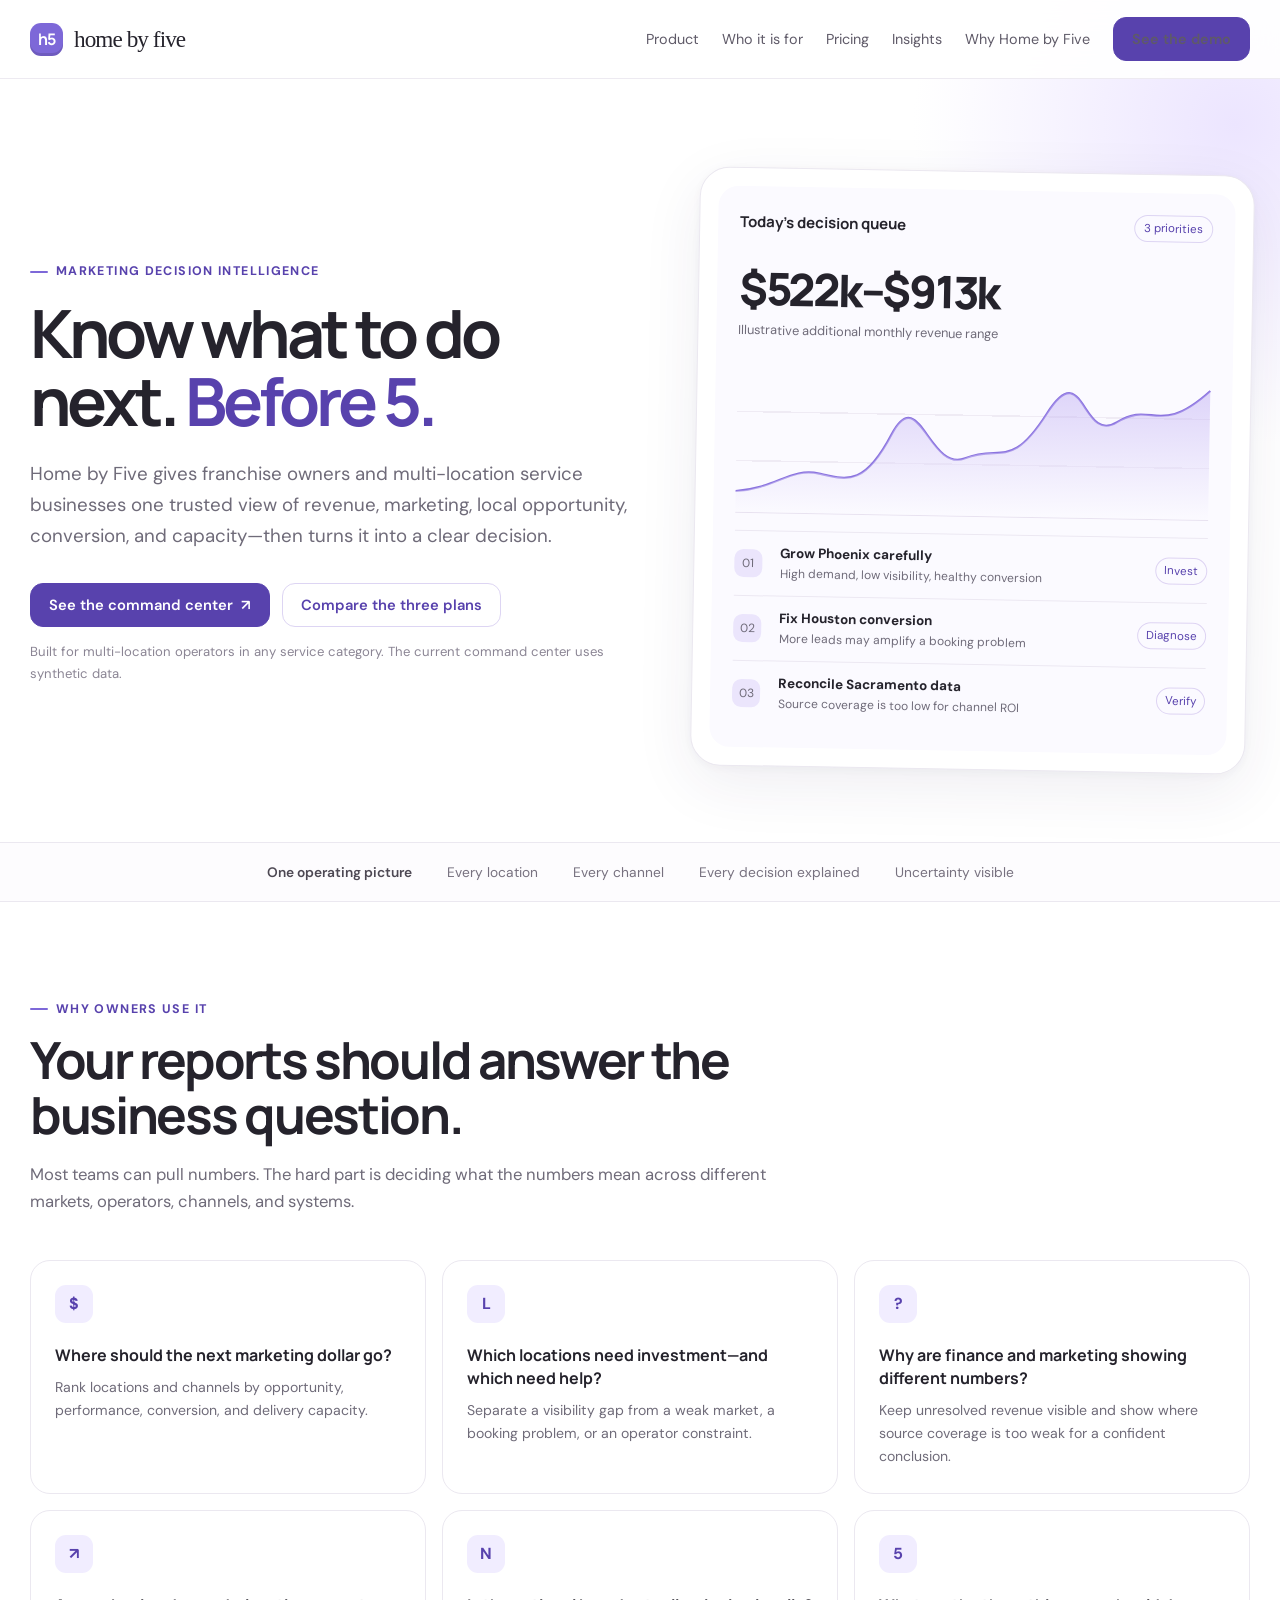
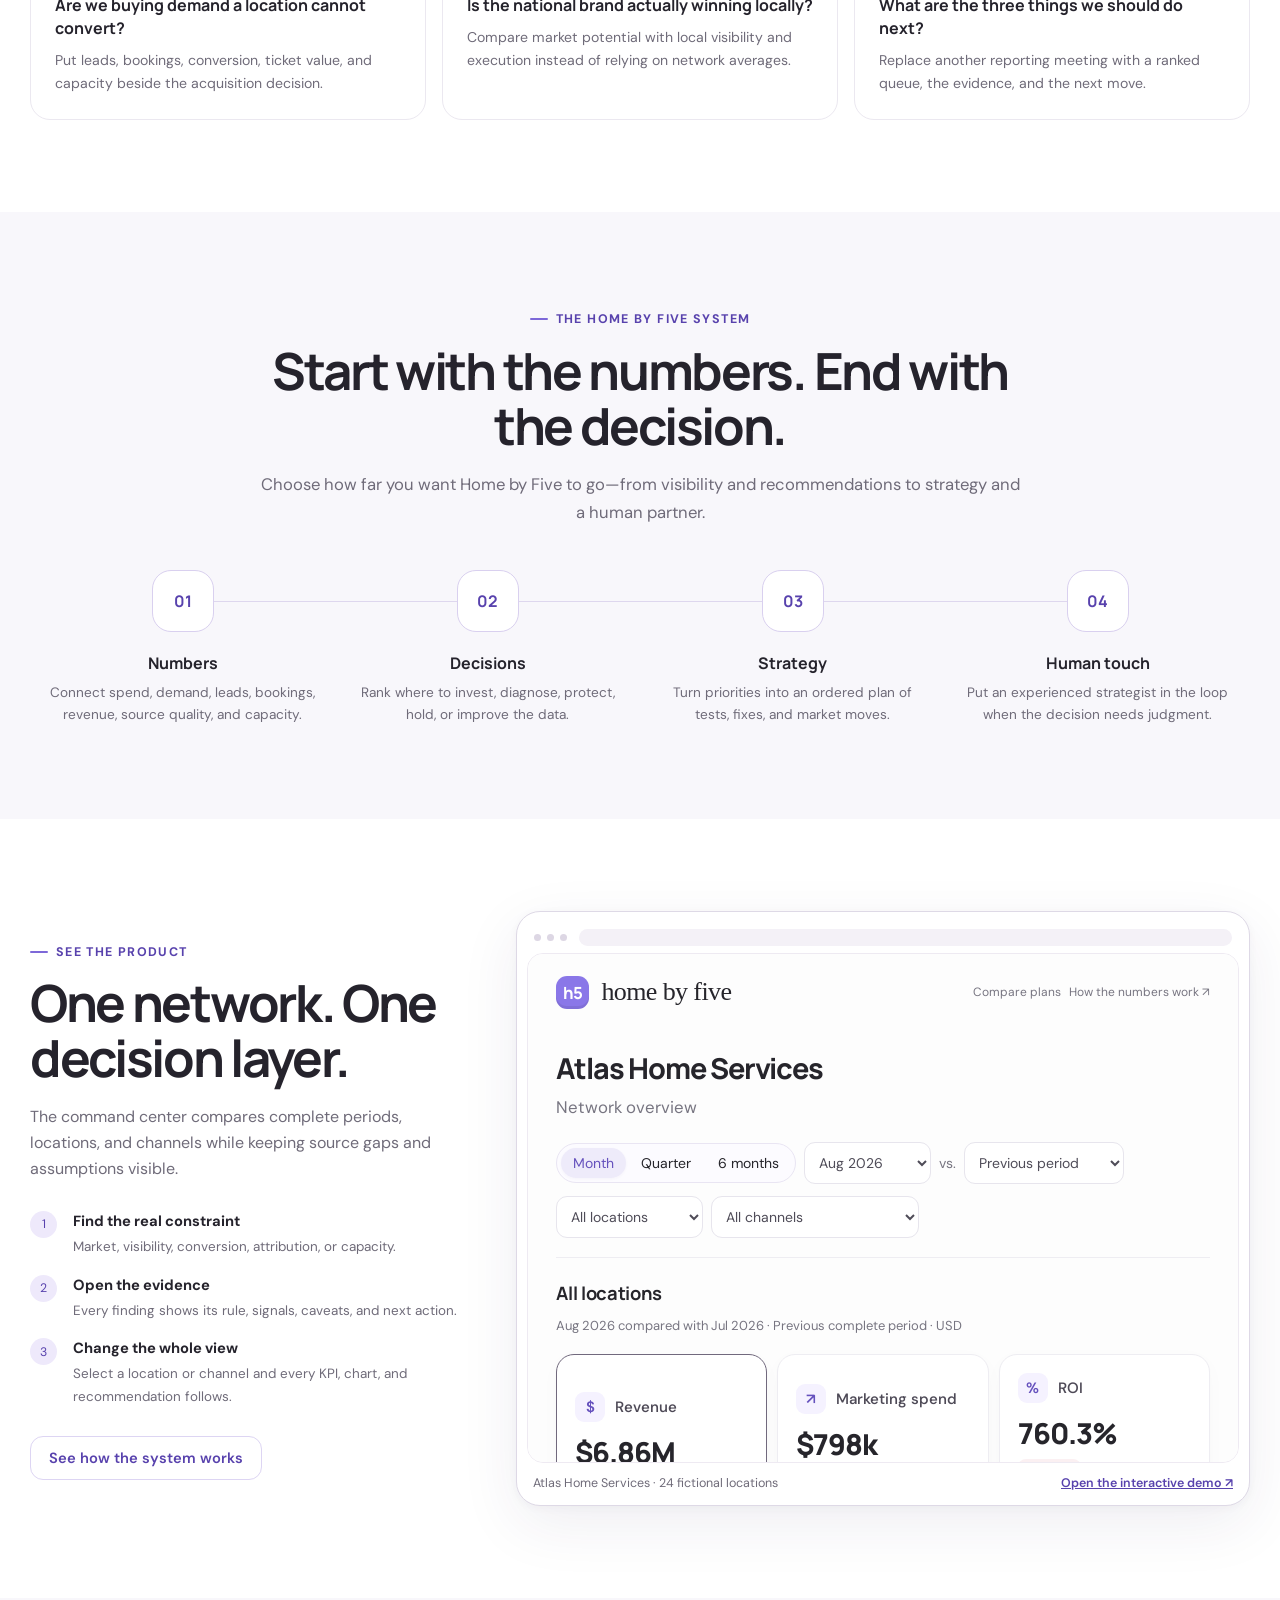
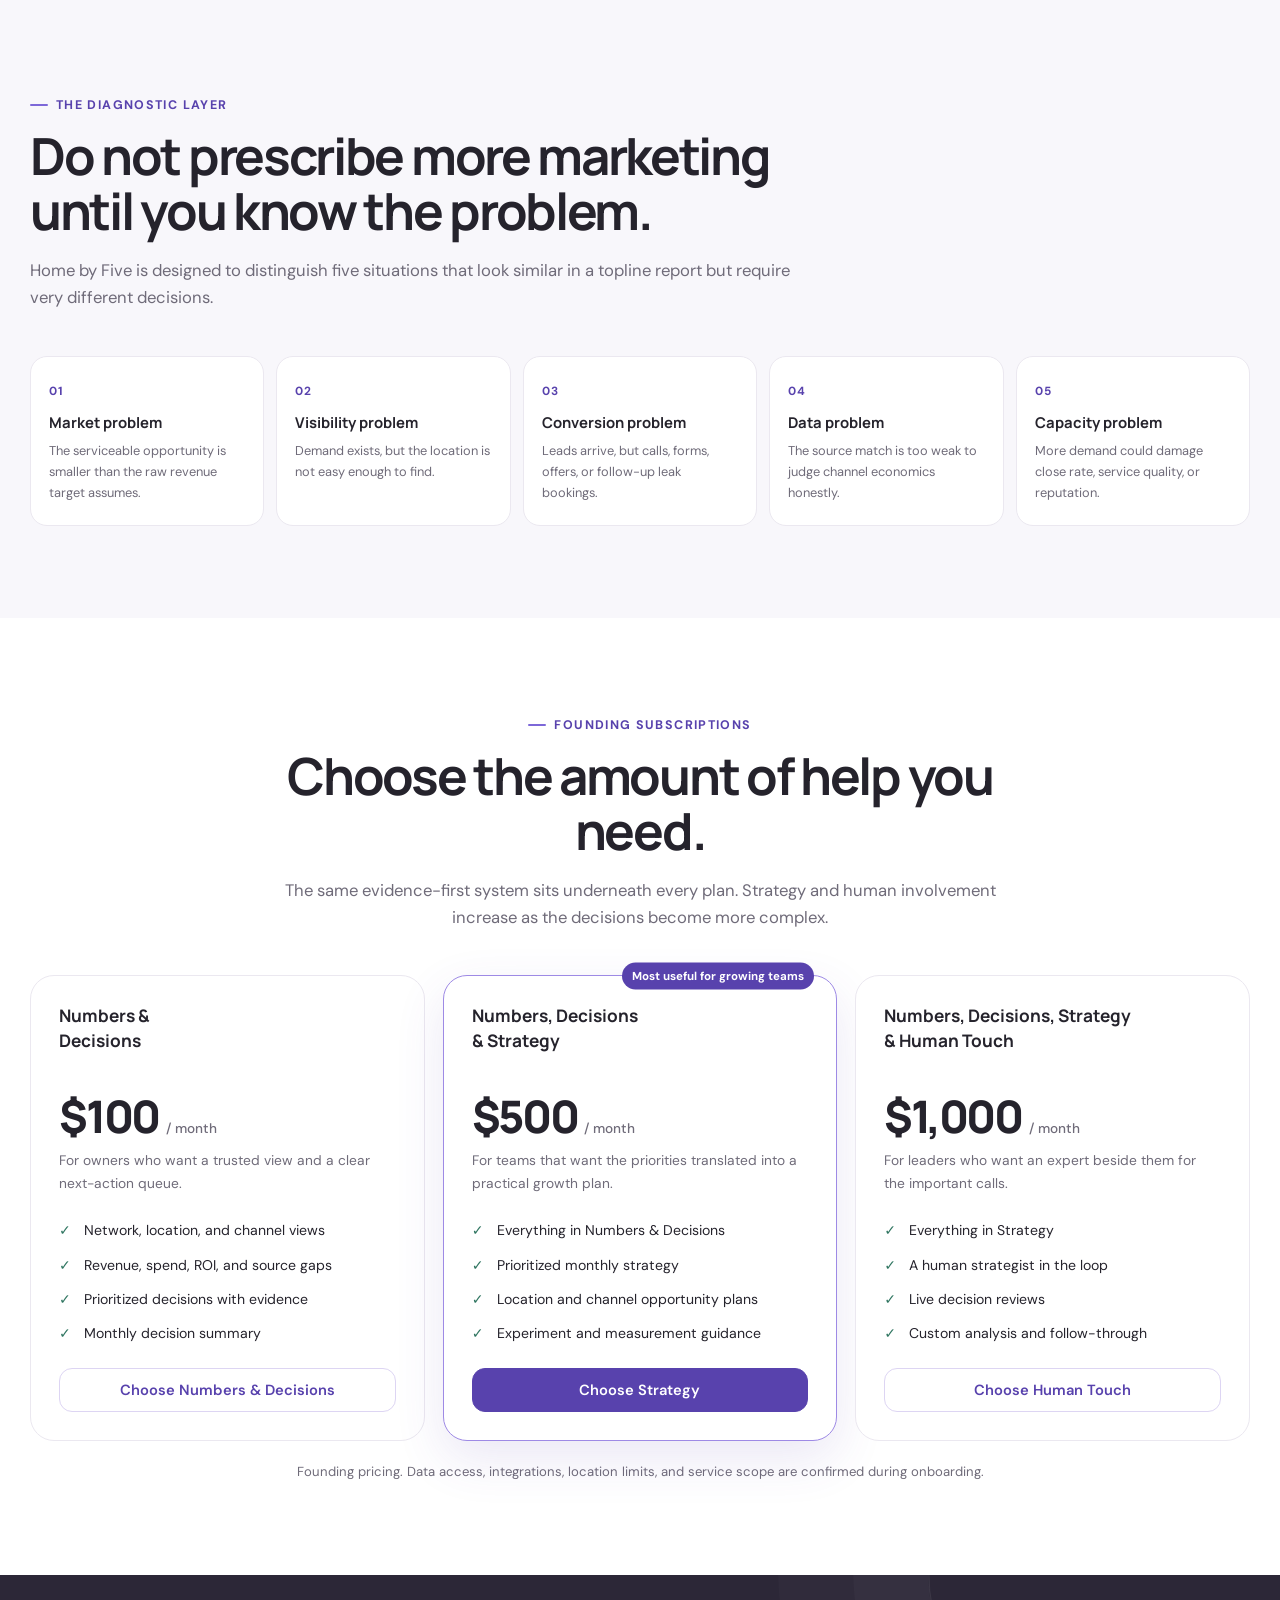
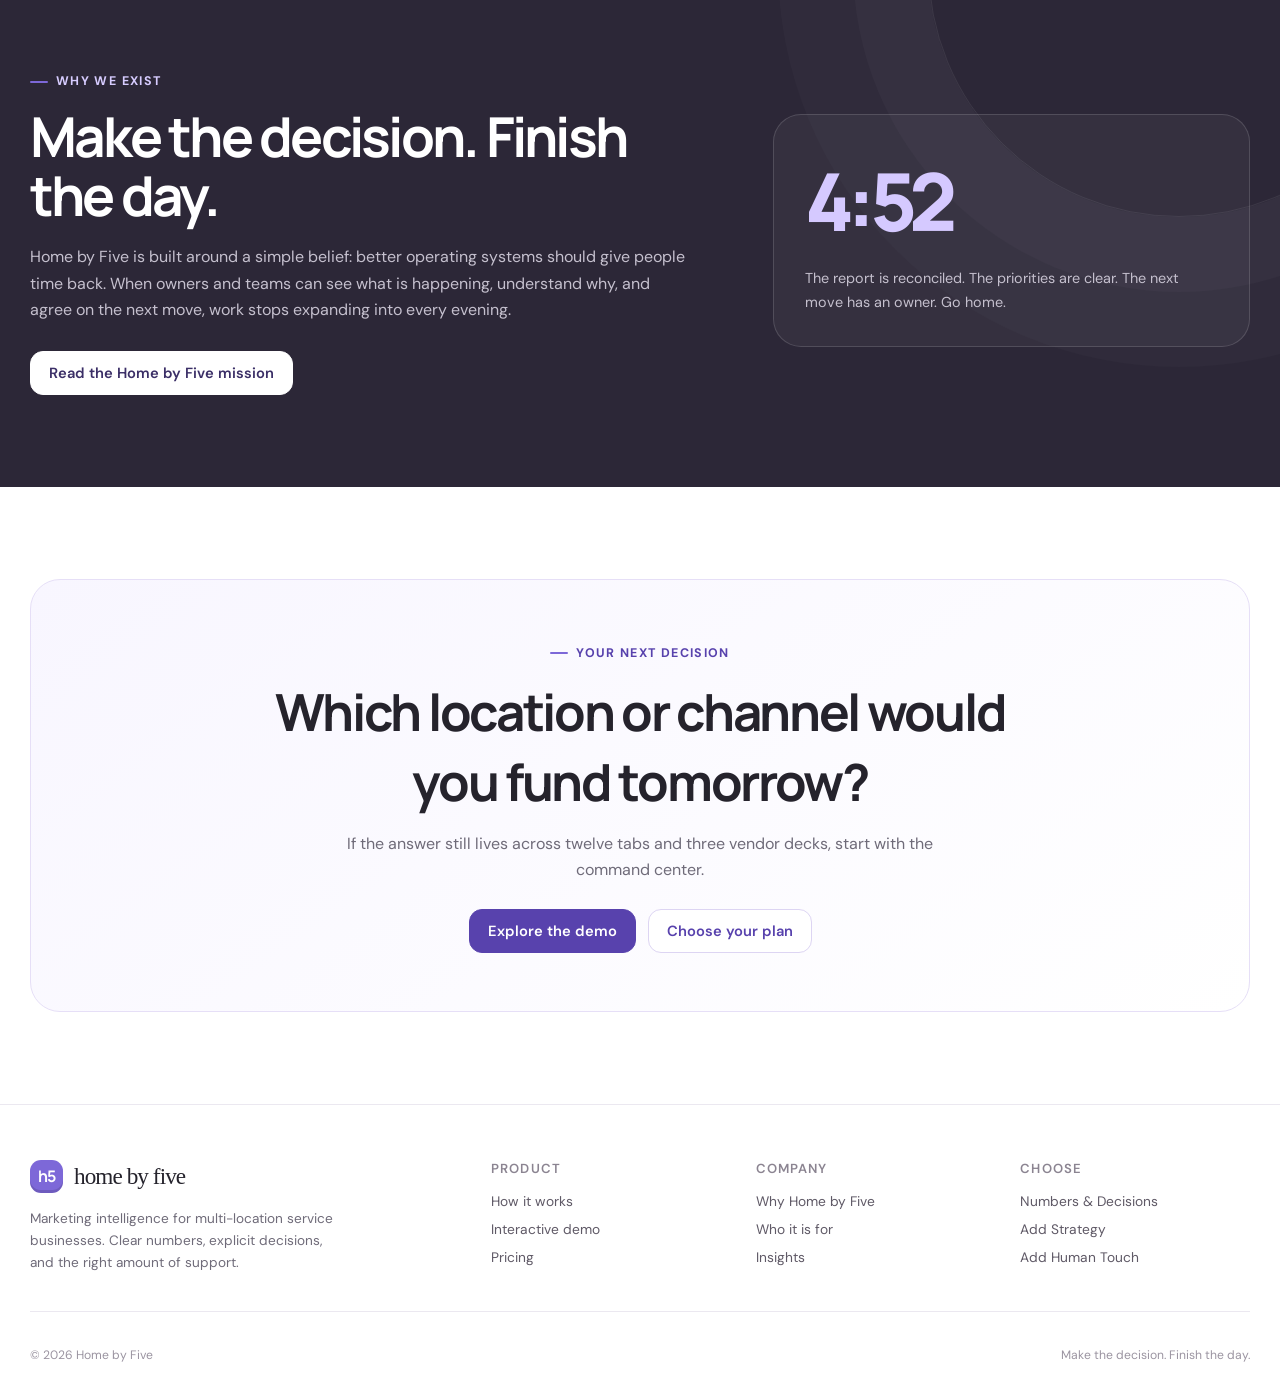
<file: index.html>
<!doctype html>
<html lang="en">
<head>
  <meta charset="utf-8">
  <meta name="viewport" content="width=device-width, initial-scale=1">
  <meta name="description" content="Home by Five turns fragmented marketing data into clear decisions for franchises and multi-location service businesses.">
  <meta name="theme-color" content="#ffffff">
  <title>Home by Five · Marketing decisions for every location</title>
  <link rel="icon" href="favicon.svg" type="image/svg+xml">
  <link rel="stylesheet" href="assets/site.css">
  <script src="assets/site.js" defer></script>
</head>
<body data-root="." data-page="home">
  <a class="skip-link" href="#main">Skip to content</a>
  <div class="site-shell">
    <div data-site-header></div>
    <main id="main">
      <section class="hero">
        <div class="container hero-grid">
          <div>
            <span class="eyebrow">Marketing decision intelligence</span>
            <h1>Know what to do next. <em>Before 5.</em></h1>
            <p class="hero-lede">Home by Five gives franchise owners and multi-location service businesses one trusted view of revenue, marketing, local opportunity, conversion, and capacity—then turns it into a clear decision.</p>
            <div class="hero-actions"><a class="button" href="demo/">See the command center <span aria-hidden="true">↗</span></a><a class="button secondary" href="pricing/">Compare the three plans</a></div>
            <p class="hero-note">Built for multi-location operators in any service category. The current command center uses synthetic data.</p>
          </div>
          <div class="decision-board" aria-label="Illustrative Home by Five decision queue">
            <div class="decision-board-inner">
              <div class="decision-board-head"><strong>Today’s decision queue</strong><span class="live-pill">3 priorities</span></div>
              <div class="decision-metric">$522k–$913k</div><div class="decision-label">Illustrative additional monthly revenue range</div>
              <div class="decision-chart" aria-hidden="true"><svg viewBox="0 0 500 150" preserveAspectRatio="none"><path d="M0 129 C42 126 58 104 88 110 S136 122 164 69 S204 107 242 92 S290 104 328 45 S365 76 402 53 S446 68 500 20" fill="none" stroke="#8b74df" stroke-width="2.2"/><path d="M0 129 C42 126 58 104 88 110 S136 122 164 69 S204 107 242 92 S290 104 328 45 S365 76 402 53 S446 68 500 20 L500 150 L0 150Z" fill="url(#fill)" opacity=".45"/><defs><linearGradient id="fill" x1="0" y1="0" x2="0" y2="1"><stop offset="0" stop-color="#b9a6f2"/><stop offset="1" stop-color="#fbfaff"/></linearGradient></defs></svg></div>
              <div class="decision-row"><span class="decision-number">01</span><div><strong>Grow Phoenix carefully</strong><span>High demand, low visibility, healthy conversion</span></div><span class="decision-action">Invest</span></div>
              <div class="decision-row"><span class="decision-number">02</span><div><strong>Fix Houston conversion</strong><span>More leads may amplify a booking problem</span></div><span class="decision-action">Diagnose</span></div>
              <div class="decision-row"><span class="decision-number">03</span><div><strong>Reconcile Sacramento data</strong><span>Source coverage is too low for channel ROI</span></div><span class="decision-action">Verify</span></div>
            </div>
          </div>
        </div>
      </section>

      <div class="trust-strip"><div class="container"><strong>One operating picture</strong><span>Every location</span><span>Every channel</span><span>Every decision explained</span><span>Uncertainty visible</span></div></div>

      <section class="section" id="questions">
        <div class="container">
          <div class="section-heading"><span class="eyebrow">Why owners use it</span><h2>Your reports should answer the business question.</h2><p>Most teams can pull numbers. The hard part is deciding what the numbers mean across different markets, operators, channels, and systems.</p></div>
          <div class="question-grid">
            <article class="question-card"><span class="question-icon">$</span><h3>Where should the next marketing dollar go?</h3><p>Rank locations and channels by opportunity, performance, conversion, and delivery capacity.</p></article>
            <article class="question-card"><span class="question-icon">L</span><h3>Which locations need investment—and which need help?</h3><p>Separate a visibility gap from a weak market, a booking problem, or an operator constraint.</p></article>
            <article class="question-card"><span class="question-icon">?</span><h3>Why are finance and marketing showing different numbers?</h3><p>Keep unresolved revenue visible and show where source coverage is too weak for a confident conclusion.</p></article>
            <article class="question-card"><span class="question-icon">↗</span><h3>Are we buying demand a location cannot convert?</h3><p>Put leads, bookings, conversion, ticket value, and capacity beside the acquisition decision.</p></article>
            <article class="question-card"><span class="question-icon">N</span><h3>Is the national brand actually winning locally?</h3><p>Compare market potential with local visibility and execution instead of relying on network averages.</p></article>
            <article class="question-card"><span class="question-icon">5</span><h3>What are the three things we should do next?</h3><p>Replace another reporting meeting with a ranked queue, the evidence, and the next move.</p></article>
          </div>
        </div>
      </section>

      <section class="section soft">
        <div class="container">
          <div class="section-heading center"><span class="eyebrow">The Home by Five system</span><h2>Start with the numbers. End with the decision.</h2><p>Choose how far you want Home by Five to go—from visibility and recommendations to strategy and a human partner.</p></div>
          <div class="system-flow">
            <article class="system-step"><span class="system-number">01</span><h3>Numbers</h3><p>Connect spend, demand, leads, bookings, revenue, source quality, and capacity.</p></article>
            <article class="system-step"><span class="system-number">02</span><h3>Decisions</h3><p>Rank where to invest, diagnose, protect, hold, or improve the data.</p></article>
            <article class="system-step"><span class="system-number">03</span><h3>Strategy</h3><p>Turn priorities into an ordered plan of tests, fixes, and market moves.</p></article>
            <article class="system-step"><span class="system-number">04</span><h3>Human touch</h3><p>Put an experienced strategist in the loop when the decision needs judgment.</p></article>
          </div>
        </div>
      </section>

      <section class="section">
        <div class="container product-preview">
          <div class="product-copy"><span class="eyebrow">See the product</span><h2>One network. One decision layer.</h2><p>The command center compares complete periods, locations, and channels while keeping source gaps and assumptions visible.</p><div class="product-points"><div class="product-point"><i>1</i><div><strong>Find the real constraint</strong><span>Market, visibility, conversion, attribution, or capacity.</span></div></div><div class="product-point"><i>2</i><div><strong>Open the evidence</strong><span>Every finding shows its rule, signals, caveats, and next action.</span></div></div><div class="product-point"><i>3</i><div><strong>Change the whole view</strong><span>Select a location or channel and every KPI, chart, and recommendation follows.</span></div></div></div><a class="button secondary" href="product/">See how the system works</a></div>
          <div class="browser-frame"><div class="browser-bar" aria-hidden="true"><i></i><i></i><i></i><span class="browser-address"></span></div><iframe src="demo/" title="Interactive Home by Five dashboard preview" loading="lazy"></iframe><div class="browser-caption"><span>Atlas Home Services · 24 fictional locations</span><a href="demo/">Open the interactive demo ↗</a></div></div>
        </div>
      </section>

      <section class="section soft">
        <div class="container">
          <div class="section-heading"><span class="eyebrow">The diagnostic layer</span><h2>Do not prescribe more marketing until you know the problem.</h2><p>Home by Five is designed to distinguish five situations that look similar in a topline report but require very different decisions.</p></div>
          <div class="diagnostic-grid"><article class="diagnostic-card"><span>01</span><h3>Market problem</h3><p>The serviceable opportunity is smaller than the raw revenue target assumes.</p></article><article class="diagnostic-card"><span>02</span><h3>Visibility problem</h3><p>Demand exists, but the location is not easy enough to find.</p></article><article class="diagnostic-card"><span>03</span><h3>Conversion problem</h3><p>Leads arrive, but calls, forms, offers, or follow-up leak bookings.</p></article><article class="diagnostic-card"><span>04</span><h3>Data problem</h3><p>The source match is too weak to judge channel economics honestly.</p></article><article class="diagnostic-card"><span>05</span><h3>Capacity problem</h3><p>More demand could damage close rate, service quality, or reputation.</p></article></div>
        </div>
      </section>

      <section class="section" id="plans">
        <div class="container">
          <div class="section-heading center"><span class="eyebrow">Founding subscriptions</span><h2>Choose the amount of help you need.</h2><p>The same evidence-first system sits underneath every plan. Strategy and human involvement increase as the decisions become more complex.</p></div>
          <div class="pricing-grid">
            <article class="price-card"><h3>Numbers &amp;<br>Decisions</h3><div class="price">$100 <small>/ month</small></div><p class="best-for">For owners who want a trusted view and a clear next-action queue.</p><ul class="feature-list"><li>Network, location, and channel views</li><li>Revenue, spend, ROI, and source gaps</li><li>Prioritized decisions with evidence</li><li>Monthly decision summary</li></ul><a class="button secondary" href="start/?plan=numbers">Choose Numbers &amp; Decisions</a></article>
            <article class="price-card featured"><span class="plan-tag">Most useful for growing teams</span><h3>Numbers, Decisions<br>&amp; Strategy</h3><div class="price">$500 <small>/ month</small></div><p class="best-for">For teams that want the priorities translated into a practical growth plan.</p><ul class="feature-list"><li>Everything in Numbers &amp; Decisions</li><li>Prioritized monthly strategy</li><li>Location and channel opportunity plans</li><li>Experiment and measurement guidance</li></ul><a class="button" href="start/?plan=strategy">Choose Strategy</a></article>
            <article class="price-card"><h3>Numbers, Decisions, Strategy<br>&amp; Human Touch</h3><div class="price">$1,000 <small>/ month</small></div><p class="best-for">For leaders who want an expert beside them for the important calls.</p><ul class="feature-list"><li>Everything in Strategy</li><li>A human strategist in the loop</li><li>Live decision reviews</li><li>Custom analysis and follow-through</li></ul><a class="button secondary" href="start/?plan=human">Choose Human Touch</a></article>
          </div>
          <p class="price-footnote">Founding pricing. Data access, integrations, location limits, and service scope are confirmed during onboarding.</p>
        </div>
      </section>

      <section class="section mission-band">
        <div class="container mission-grid"><div><span class="eyebrow">Why we exist</span><h2>Make the decision. Finish the day.</h2><p>Home by Five is built around a simple belief: better operating systems should give people time back. When owners and teams can see what is happening, understand why, and agree on the next move, work stops expanding into every evening.</p><a class="button" href="about/">Read the Home by Five mission</a></div><div class="time-card"><div class="time">4:52</div><p>The report is reconciled. The priorities are clear. The next move has an owner. Go home.</p></div></div>
      </section>

      <section class="section"><div class="container cta-band"><span class="eyebrow">Your next decision</span><h2>Which location or channel would you fund tomorrow?</h2><p>If the answer still lives across twelve tabs and three vendor decks, start with the command center.</p><div class="cta-actions"><a class="button" href="demo/">Explore the demo</a><a class="button secondary" href="pricing/">Choose your plan</a></div></div></section>
    </main>
    <div data-site-footer></div>
  </div>
</body>
</html>
</file>
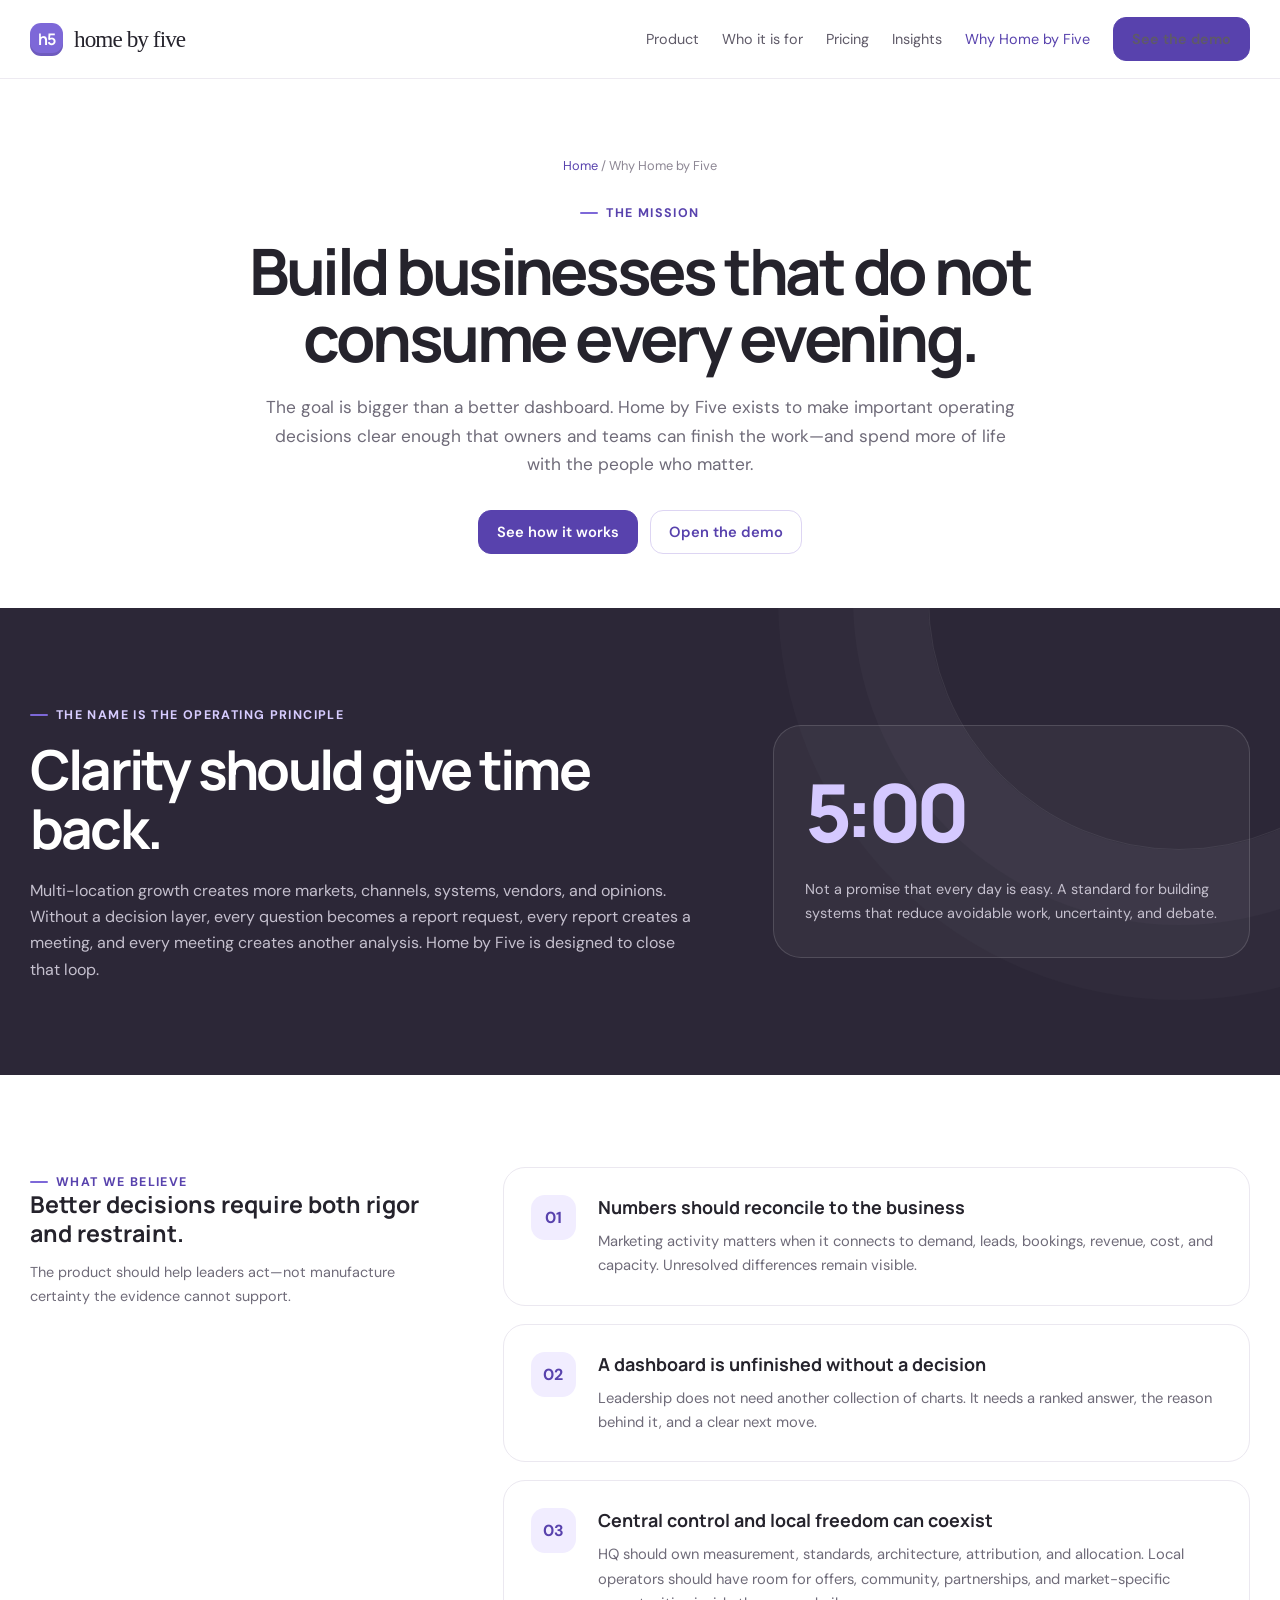
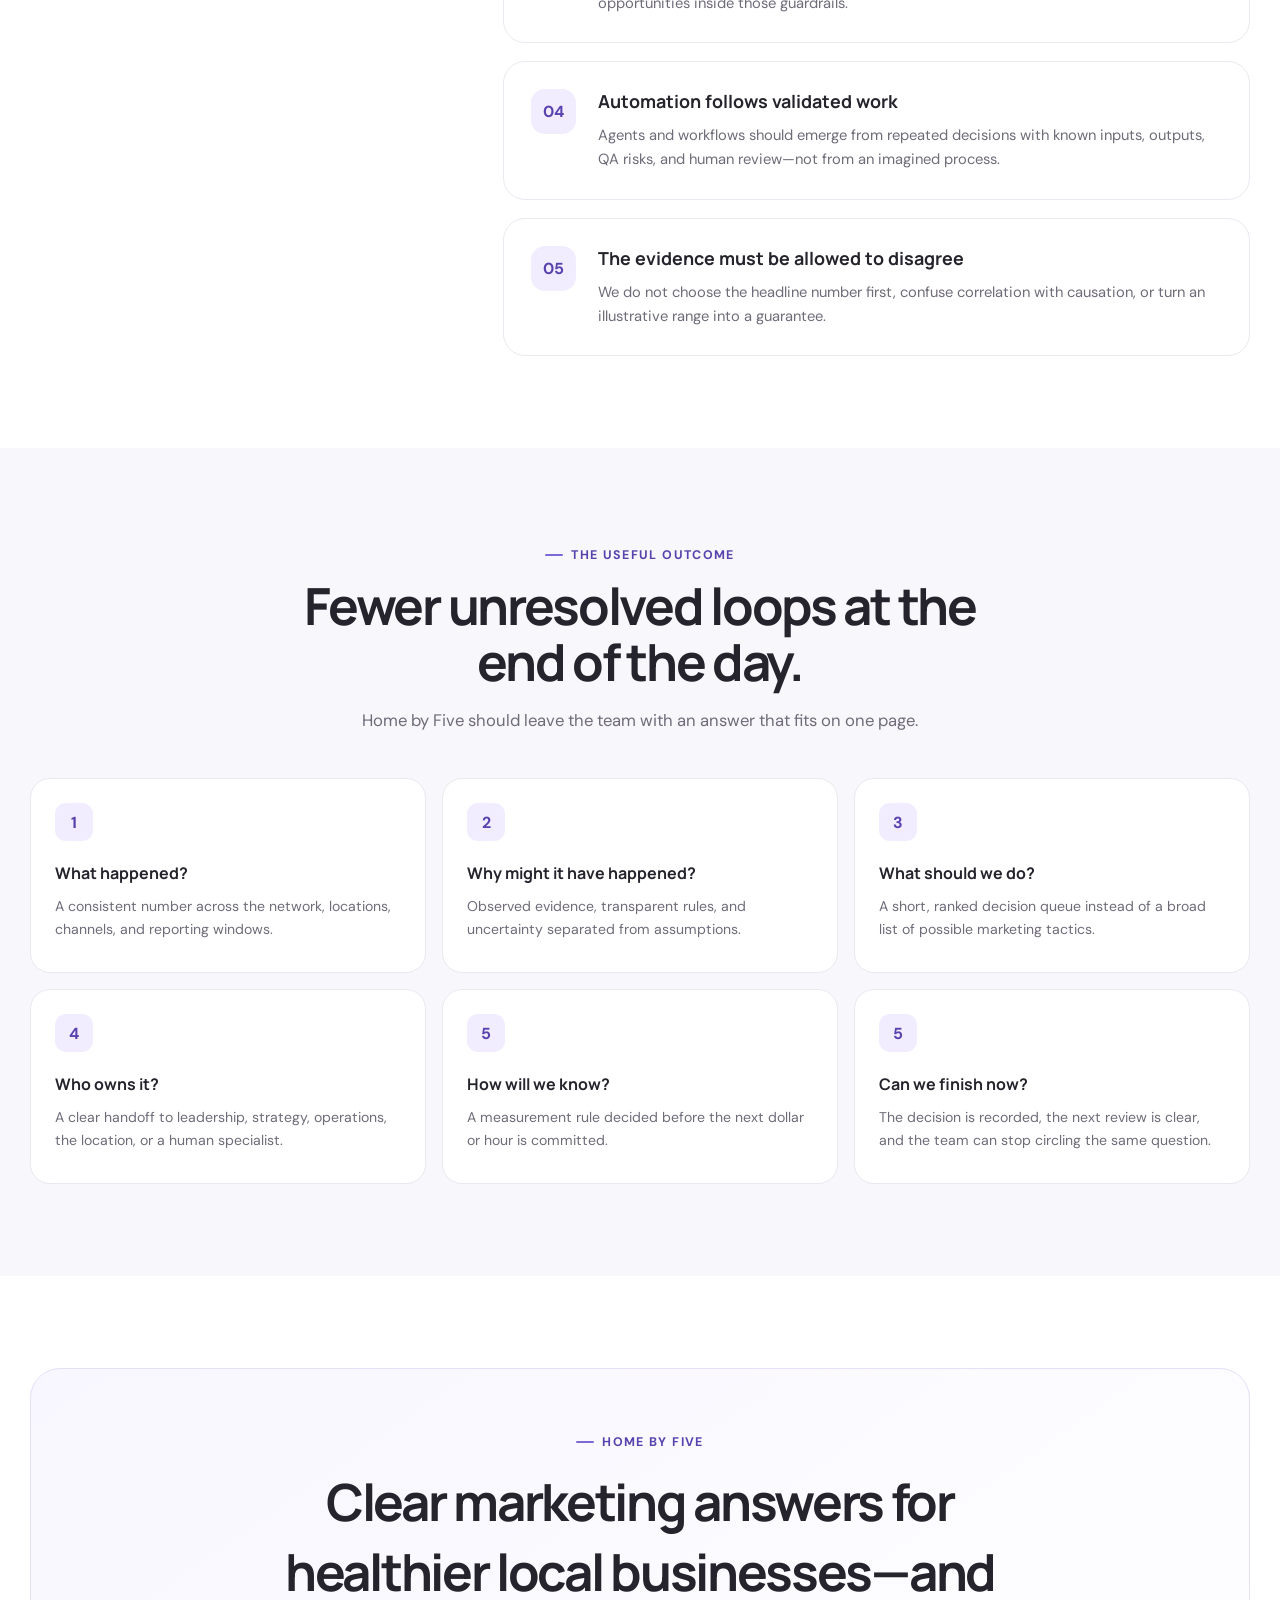
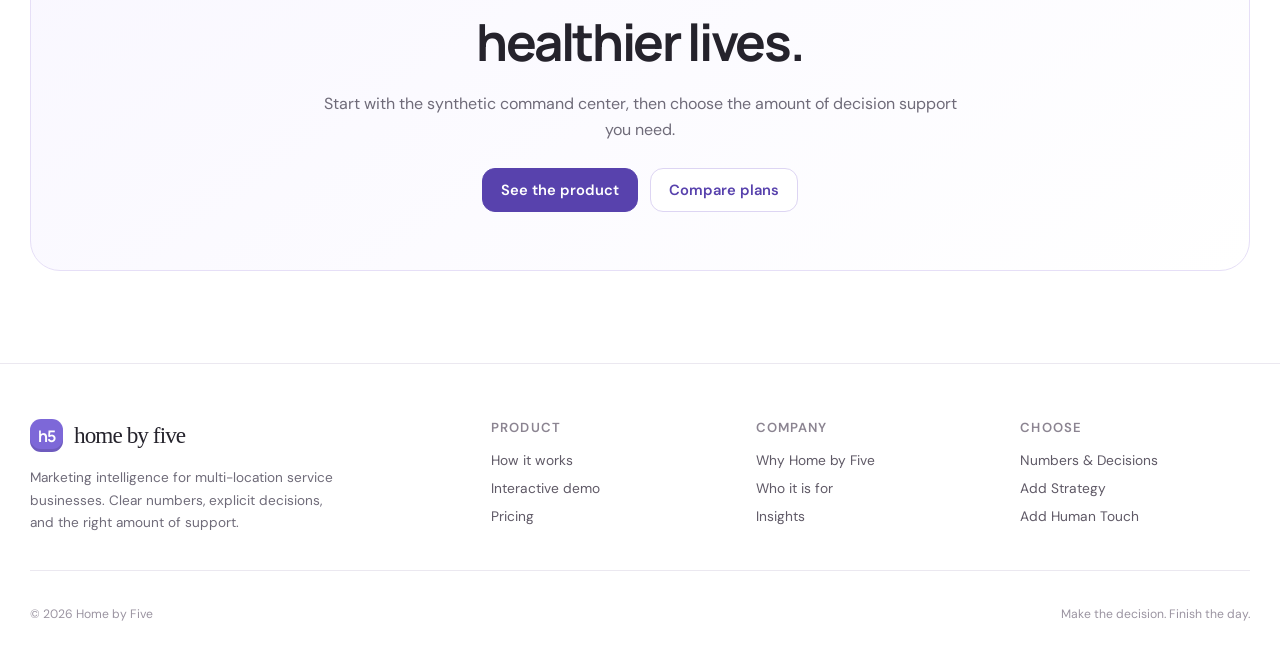
<file: about/index.html>
<!doctype html><html lang="en"><head><meta charset="utf-8"><meta name="viewport" content="width=device-width,initial-scale=1"><meta name="description" content="Home by Five exists to make complex marketing decisions clear enough that owners and teams can finish the day."><title>Why Home by Five</title><link rel="icon" href="../favicon.svg" type="image/svg+xml"><link rel="stylesheet" href="../assets/site.css"><script src="../assets/site.js" defer></script></head><body data-root=".." data-page="about"><a class="skip-link" href="#main">Skip to content</a><div class="site-shell"><div data-site-header></div><main id="main">
  <section class="page-hero"><div class="container"><div class="breadcrumbs"><a href="../">Home</a> / Why Home by Five</div><span class="eyebrow">The mission</span><h1>Build businesses that do not consume every evening.</h1><p>The goal is bigger than a better dashboard. Home by Five exists to make important operating decisions clear enough that owners and teams can finish the work—and spend more of life with the people who matter.</p><div class="hero-actions"><a class="button" href="../product/">See how it works</a><a class="button secondary" href="../demo/">Open the demo</a></div></div></section>
  <section class="section mission-band"><div class="container mission-grid"><div><span class="eyebrow">The name is the operating principle</span><h2>Clarity should give time back.</h2><p>Multi-location growth creates more markets, channels, systems, vendors, and opinions. Without a decision layer, every question becomes a report request, every report creates a meeting, and every meeting creates another analysis. Home by Five is designed to close that loop.</p></div><div class="time-card"><div class="time">5:00</div><p>Not a promise that every day is easy. A standard for building systems that reduce avoidable work, uncertainty, and debate.</p></div></div></section>
  <section class="section"><div class="container content-grid"><aside class="content-aside"><span class="eyebrow">What we believe</span><h2>Better decisions require both rigor and restraint.</h2><p>The product should help leaders act—not manufacture certainty the evidence cannot support.</p></aside><div class="content-stack"><article class="content-card numbered-card"><span>01</span><div><h3>Numbers should reconcile to the business</h3><p>Marketing activity matters when it connects to demand, leads, bookings, revenue, cost, and capacity. Unresolved differences remain visible.</p></div></article><article class="content-card numbered-card"><span>02</span><div><h3>A dashboard is unfinished without a decision</h3><p>Leadership does not need another collection of charts. It needs a ranked answer, the reason behind it, and a clear next move.</p></div></article><article class="content-card numbered-card"><span>03</span><div><h3>Central control and local freedom can coexist</h3><p>HQ should own measurement, standards, architecture, attribution, and allocation. Local operators should have room for offers, community, partnerships, and market-specific opportunities inside those guardrails.</p></div></article><article class="content-card numbered-card"><span>04</span><div><h3>Automation follows validated work</h3><p>Agents and workflows should emerge from repeated decisions with known inputs, outputs, QA risks, and human review—not from an imagined process.</p></div></article><article class="content-card numbered-card"><span>05</span><div><h3>The evidence must be allowed to disagree</h3><p>We do not choose the headline number first, confuse correlation with causation, or turn an illustrative range into a guarantee.</p></div></article></div></div></section>
  <section class="section soft"><div class="container"><div class="section-heading center"><span class="eyebrow">The useful outcome</span><h2>Fewer unresolved loops at the end of the day.</h2><p>Home by Five should leave the team with an answer that fits on one page.</p></div><div class="question-grid"><article class="question-card"><span class="question-icon">1</span><h3>What happened?</h3><p>A consistent number across the network, locations, channels, and reporting windows.</p></article><article class="question-card"><span class="question-icon">2</span><h3>Why might it have happened?</h3><p>Observed evidence, transparent rules, and uncertainty separated from assumptions.</p></article><article class="question-card"><span class="question-icon">3</span><h3>What should we do?</h3><p>A short, ranked decision queue instead of a broad list of possible marketing tactics.</p></article><article class="question-card"><span class="question-icon">4</span><h3>Who owns it?</h3><p>A clear handoff to leadership, strategy, operations, the location, or a human specialist.</p></article><article class="question-card"><span class="question-icon">5</span><h3>How will we know?</h3><p>A measurement rule decided before the next dollar or hour is committed.</p></article><article class="question-card"><span class="question-icon">5</span><h3>Can we finish now?</h3><p>The decision is recorded, the next review is clear, and the team can stop circling the same question.</p></article></div></div></section>
  <section class="section"><div class="container cta-band"><span class="eyebrow">Home by Five</span><h2>Clear marketing answers for healthier local businesses—and healthier lives.</h2><p>Start with the synthetic command center, then choose the amount of decision support you need.</p><div class="cta-actions"><a class="button" href="../demo/">See the product</a><a class="button secondary" href="../pricing/">Compare plans</a></div></div></section>
</main><div data-site-footer></div></div></body></html>
</file>
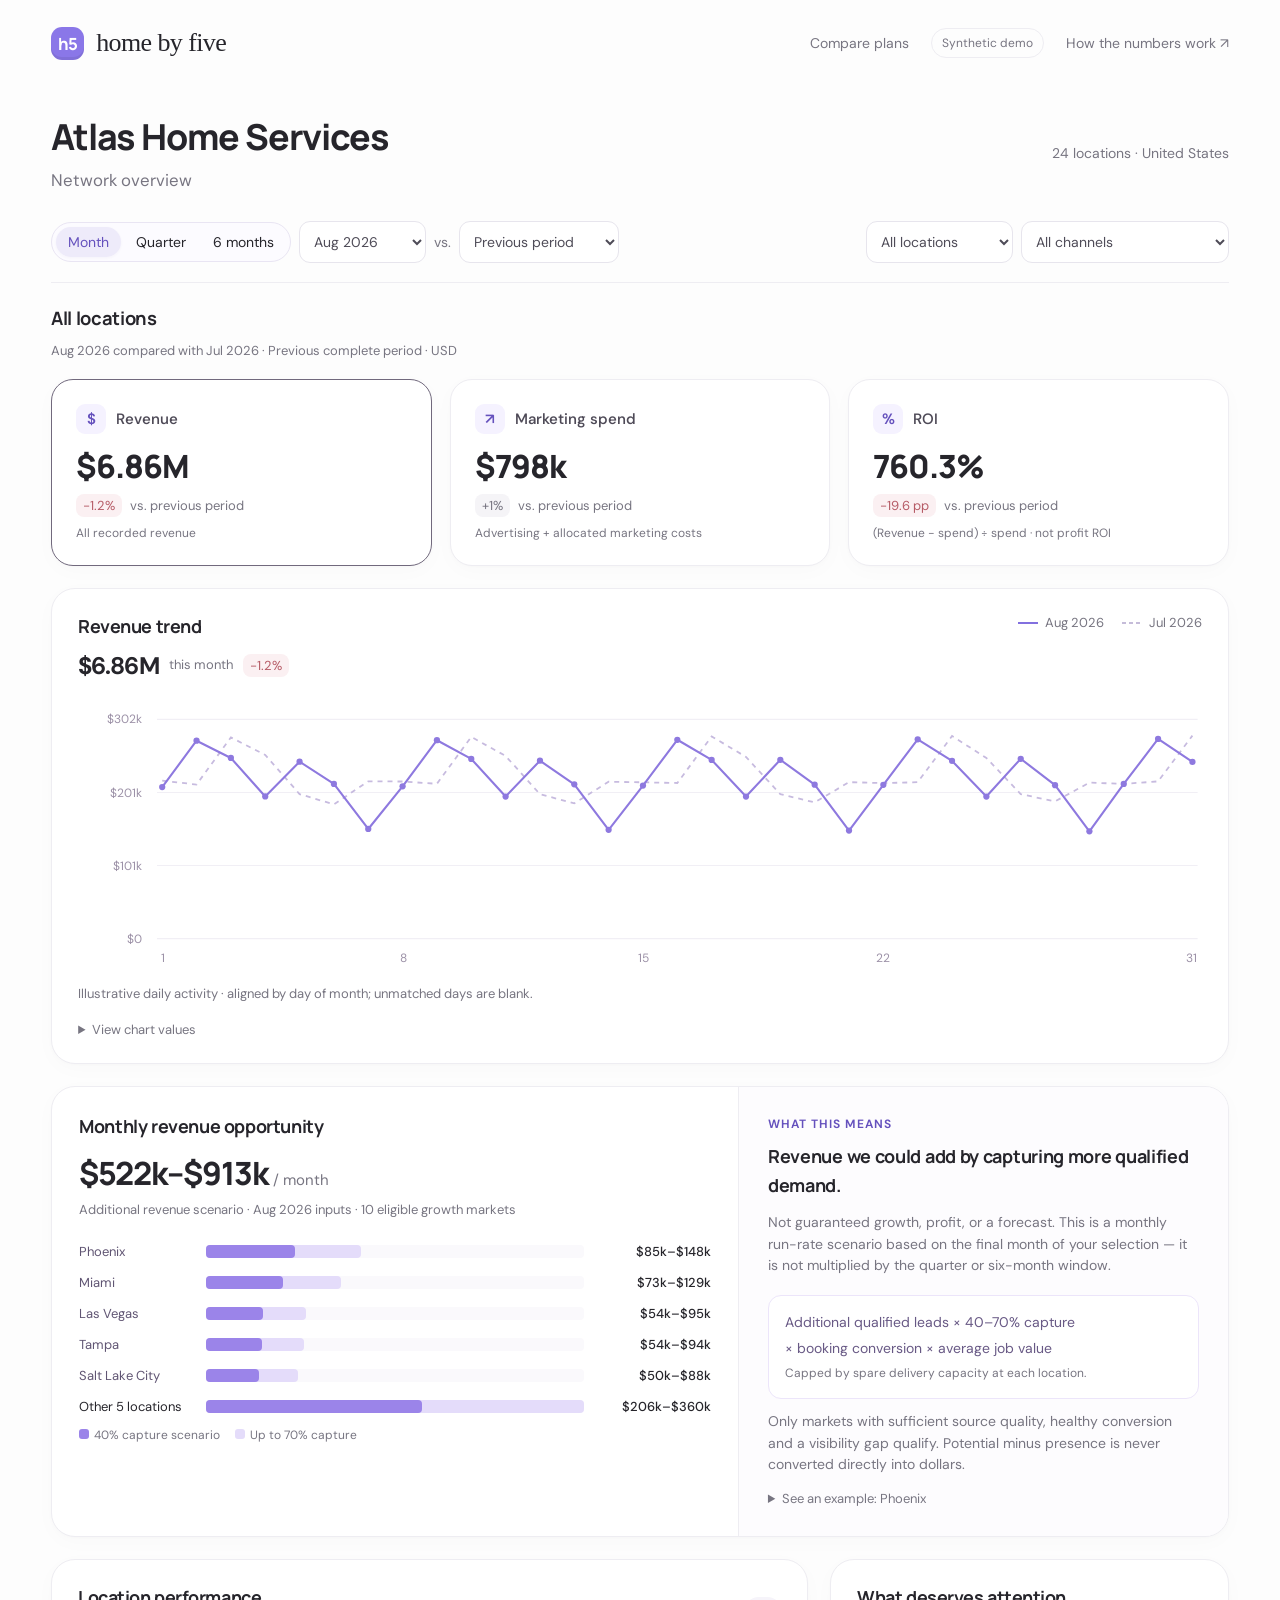
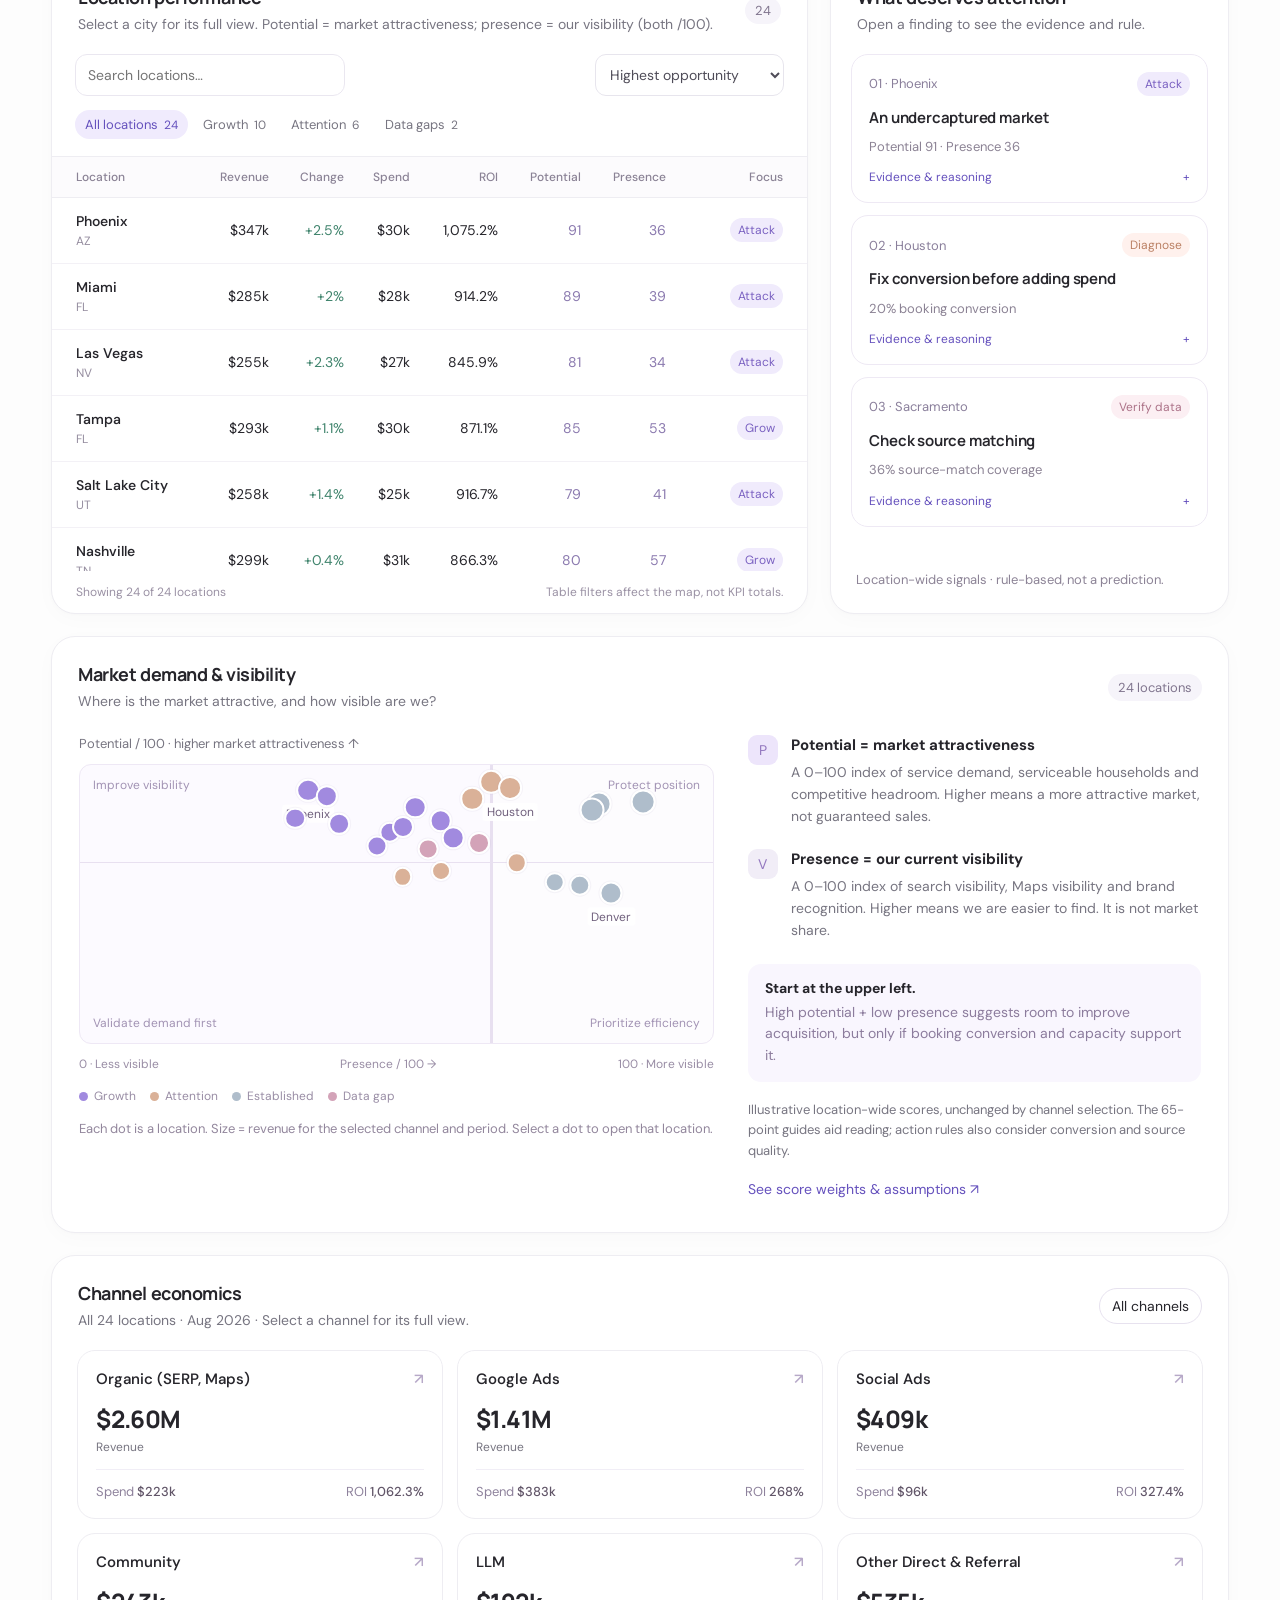
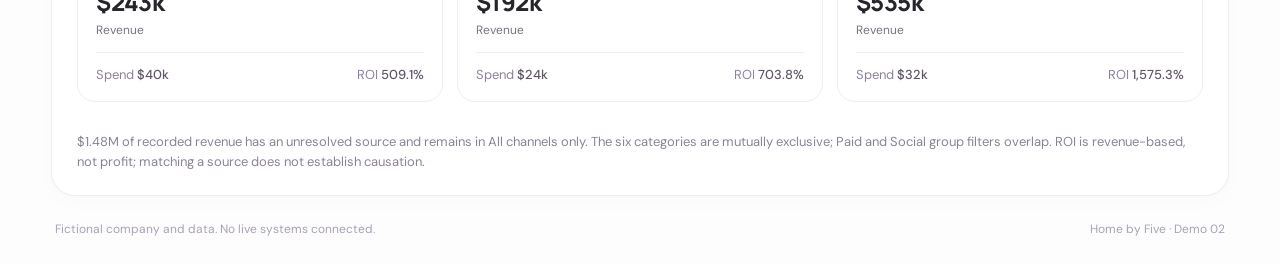
<file: demo/index.html>
<!doctype html>
<html lang="en">
<head>
  <meta charset="utf-8">
  <meta name="viewport" content="width=device-width, initial-scale=1">
  <meta name="theme-color" content="#ffffff">
  <meta name="robots" content="noindex, nofollow">
  <meta name="description" content="Atlas Home Services performance, opportunities and channel intelligence. A Home by Five demo with entirely synthetic data.">
  <title>Atlas Home Services · Home by Five</title>
  <link rel="icon" href="../favicon.svg" type="image/svg+xml">
  <link rel="stylesheet" href="styles.css">
  <script type="module" src="app.mjs"></script>
</head>
<body>
  <a class="skip-link" href="#main">Skip to dashboard</a>
  <header class="topbar">
    <a class="brand" href="../" aria-label="Home by Five home"><span class="brand-mark" aria-hidden="true">h5</span>home by five</a>
    <div class="top-actions"><a class="text-button" href="../pricing/">Compare plans</a><span class="demo-label">Synthetic demo</span><button class="text-button" data-methodology>How the numbers work <span aria-hidden="true">↗</span></button></div>
  </header>
  <main id="main" class="app-main">
    <header class="page-heading"><div><h1>Atlas Home Services</h1><p id="page-subtitle">Network overview</p></div><span class="network-badge">24 locations · United States</span></header>
    <section class="toolbar" aria-label="Dashboard controls">
      <div class="window-controls"><div id="range-controls" class="segmented" aria-label="Reporting window"><button data-range="month" aria-pressed="true">Month</button><button data-range="quarter" aria-pressed="false">Quarter</button><button data-range="half" aria-pressed="false">6 months</button></div><label class="select-label"><span class="sr-only">Reporting period</span><select id="period"></select></label><span class="muted">vs.</span><label class="select-label"><span class="sr-only">Compare with</span><select id="comparison"><option value="previous">Previous period</option><option value="year">Year over year</option></select></label></div>
      <div class="scope-controls"><label><span class="sr-only">Location</span><select id="location-select"></select></label><label><span class="sr-only">Channel</span><select id="channel-select"></select></label></div>
    </section>
    <div id="scope-heading" class="scope-heading"></div>
    <p id="window-description" class="window-description"></p>
    <section id="kpis" class="kpi-grid" aria-label="Performance KPIs"><p role="status">Loading your dashboard…</p></section>
    <section class="panel trend-panel" aria-labelledby="trend-title"><div id="trend-heading" class="panel-heading"></div><div id="trend-chart"></div><details class="chart-data"><summary>View chart values</summary><div id="trend-table" class="table-scroll"></div></details></section>
    <section class="panel opportunity-panel" aria-labelledby="monthly-title"><div id="monthly-opportunity"></div></section>
    <div class="performance-grid">
      <section class="panel location-panel" aria-labelledby="locations-heading">
        <div class="panel-heading"><div><h2 id="locations-heading">Location performance</h2><p id="location-caption">Select a city to switch the full dashboard.</p></div><span id="location-total" class="count-pill">24</span></div>
        <div id="network-table">
          <div class="table-controls"><label class="search-field"><span class="sr-only">Search locations</span><input id="search" type="search" placeholder="Search locations…" autocomplete="off" maxlength="100"></label><label><span class="sr-only">Sort locations</span><select id="sort"><option value="opportunity">Highest opportunity</option><option value="revenue">Highest revenue</option><option value="growth">Highest growth</option><option value="potential">Highest potential</option><option value="name">Location A–Z</option></select></label></div>
          <div id="filters" class="filter-row" aria-label="Filter locations"></div>
          <div class="table-scroll location-table" tabindex="0" aria-label="Scrollable location performance"><table><thead><tr><th>Location</th><th>Revenue</th><th>Change</th><th>Spend</th><th>ROI</th><th>Potential</th><th>Presence</th><th>Focus</th></tr></thead><tbody id="location-rows"></tbody></table><div id="empty-state" class="empty-state" hidden><strong>No matching locations</strong><p>Try another city or clear the table filters.</p><button class="small-button" id="clear-filters">Clear filters</button></div></div>
          <div class="table-footer"><span id="result-count" aria-live="polite"></span><span>Table filters affect the map, not KPI totals.</span></div>
        </div>
        <div id="location-detail" hidden></div>
      </section>
      <section class="panel attention-panel" aria-labelledby="attention-title"><div class="panel-heading"><div><h2 id="attention-title">What deserves attention</h2><p>Open a finding to see the evidence and rule.</p></div></div><div id="attention-list"></div><p class="panel-footnote">Location-wide signals · rule-based, not a prediction.</p></section>
    </div>
    <section class="panel landscape-panel" aria-labelledby="landscape-title"><div class="panel-heading"><div><h2 id="landscape-title">Market demand & visibility</h2><p>Where is the market attractive, and how visible are we?</p></div><span id="plot-count" class="count-pill"></span></div><div class="landscape-layout"><div class="plot-wrap"><div class="plot-axis-label">Potential / 100 · higher market attractiveness ↑</div><div id="opportunity-plot" class="opportunity-plot"></div><div class="axis-x"><span>0 · Less visible</span><span>Presence / 100 →</span><span>100 · More visible</span></div><div class="map-legend"><span><i class="growth-dot"></i>Growth</span><span><i class="attention-dot"></i>Attention</span><span><i class="established-dot"></i>Established</span><span><i class="gaps-dot"></i>Data gap</span></div><p class="plot-note">Each dot is a location. Size = revenue for the selected channel and period. Select a dot to open that location.</p></div><div class="score-guide"><article><span class="score-icon">P</span><div><h3>Potential = market attractiveness</h3><p>A 0–100 index of service demand, serviceable households and competitive headroom. Higher means a more attractive market, not guaranteed sales.</p></div></article><article><span class="score-icon pale">V</span><div><h3>Presence = our current visibility</h3><p>A 0–100 index of search visibility, Maps visibility and brand recognition. Higher means we are easier to find. It is not market share.</p></div></article><div class="guide-callout"><strong>Start at the upper left.</strong><p>High potential + low presence suggests room to improve acquisition, but only if booking conversion and capacity support it.</p></div><p class="small-muted">Illustrative location-wide scores, unchanged by channel selection. The 65-point guides aid reading; action rules also consider conversion and source quality.</p><button class="inline-button" data-methodology>See score weights & assumptions ↗</button></div></div></section>
    <section class="panel channels-panel" aria-labelledby="channels-title"><div class="panel-heading"><div><h2 id="channels-title">Channel economics</h2><p id="channel-caption">Select a channel to open its full performance view.</p></div><button class="small-button" data-channel="all">All channels</button></div><div id="channels" class="channel-grid"></div><div id="channel-detail"></div><div id="channel-note" class="panel-footnote"></div></section>
    <footer class="app-footer"><span>Fictional company and data. No live systems connected.</span><span>Home by Five · Demo 02</span></footer>
  </main>
  <dialog id="methodology-dialog" class="methodology-dialog" aria-labelledby="methodology-title">
    <div class="modal-header"><h2 id="methodology-title">How the numbers work</h2><button class="close-button" data-close aria-label="Close definitions">×</button></div>
    <div class="methodology-body">
      <p>Every figure, score and finding in this 24-location network is synthetic. This is a product demo, not an assessment of an actual business.</p>
      <h3>Complete, comparable windows</h3><p>Month uses a complete calendar month; Quarter uses a complete calendar quarter; 6 months uses Jan–Jun or Jul–Dec. The latest complete windows in the demo are August 2026, Q2 2026 and Jan–Jun 2026. Previous compares the immediately preceding window of equal length. Year over year shifts the same window back 12 months. Totals sum monthly records; ratios are calculated from totals, not averages of percentages.</p>
      <h3>Revenue-based ROI, not profit</h3><p>ROI = (Revenue − Marketing spend) ÷ Marketing spend × 100. Marketing spend includes advertising plus allocated marketing and management costs. Delivery costs, cost of goods, overhead and taxes are excluded, so this is not profit ROI or a causal measure of marketing lift. A 100% ROI here means $2 of recorded revenue for every $1 of marketing cost.</p>
      <h3>Channel views</h3><p>All channels includes all recorded revenue. Individual channels include revenue linked to that source in the synthetic model. Unresolved sources remain separate rather than being assigned to Direct & Referral. Channel matching does not establish causation. Channel ROI is withheld when source coverage in the selected location scope is below 50%. Paid combines Google Ads and Social Ads; Social combines Social Ads and Community. These groups overlap and must not be summed together.</p>
      <h3>Monthly opportunity</h3><p>This is an illustrative range of additional monthly revenue, not a forecast, profit estimate or selected-period total. It uses the final month of the reporting window. For each eligible growth market: incremental qualified lead headroom × 40–70% capture × booking conversion × average job value, capped by spare delivery capacity. The lower and upper location scenarios are summed across distinct fictional territories. Channel views allocate the same opportunity using modeled demand shares; they do not create extra opportunity. The score gap alone never determines dollars.</p>
      <h3>Potential and presence</h3><p>Potential = 50% local service demand + 30% serviceable households + 20% competitive headroom. Presence = 45% search-result visibility + 35% Maps visibility + 20% brand recognition. All components are fictional normalized 0–100 inputs; these indices are not percentages, validated market sizes or market share. Detailed location views show each component.</p>
      <h3>Findings and charts</h3><p>Findings check source quality first, then booking conversion, then market scores. Open each finding to see the exact rule and observations. Scores use the latest month; booking conversion and source coverage use the selected window. Opportunity uses the final month's inputs. Monthly charts use illustrative daily allocations that sum exactly to the monthly totals. Comparison days align by day number, with missing days left blank; quarter and half-year charts align corresponding months.</p>
    </div><div class="modal-footer"><button class="primary-button" data-close>Back to dashboard</button></div>
  </dialog>
  <div id="announcer" class="sr-only" role="status" aria-live="polite"></div>
  <noscript><p>Enable JavaScript to explore this demo.</p></noscript>
</body>
</html>
</file>
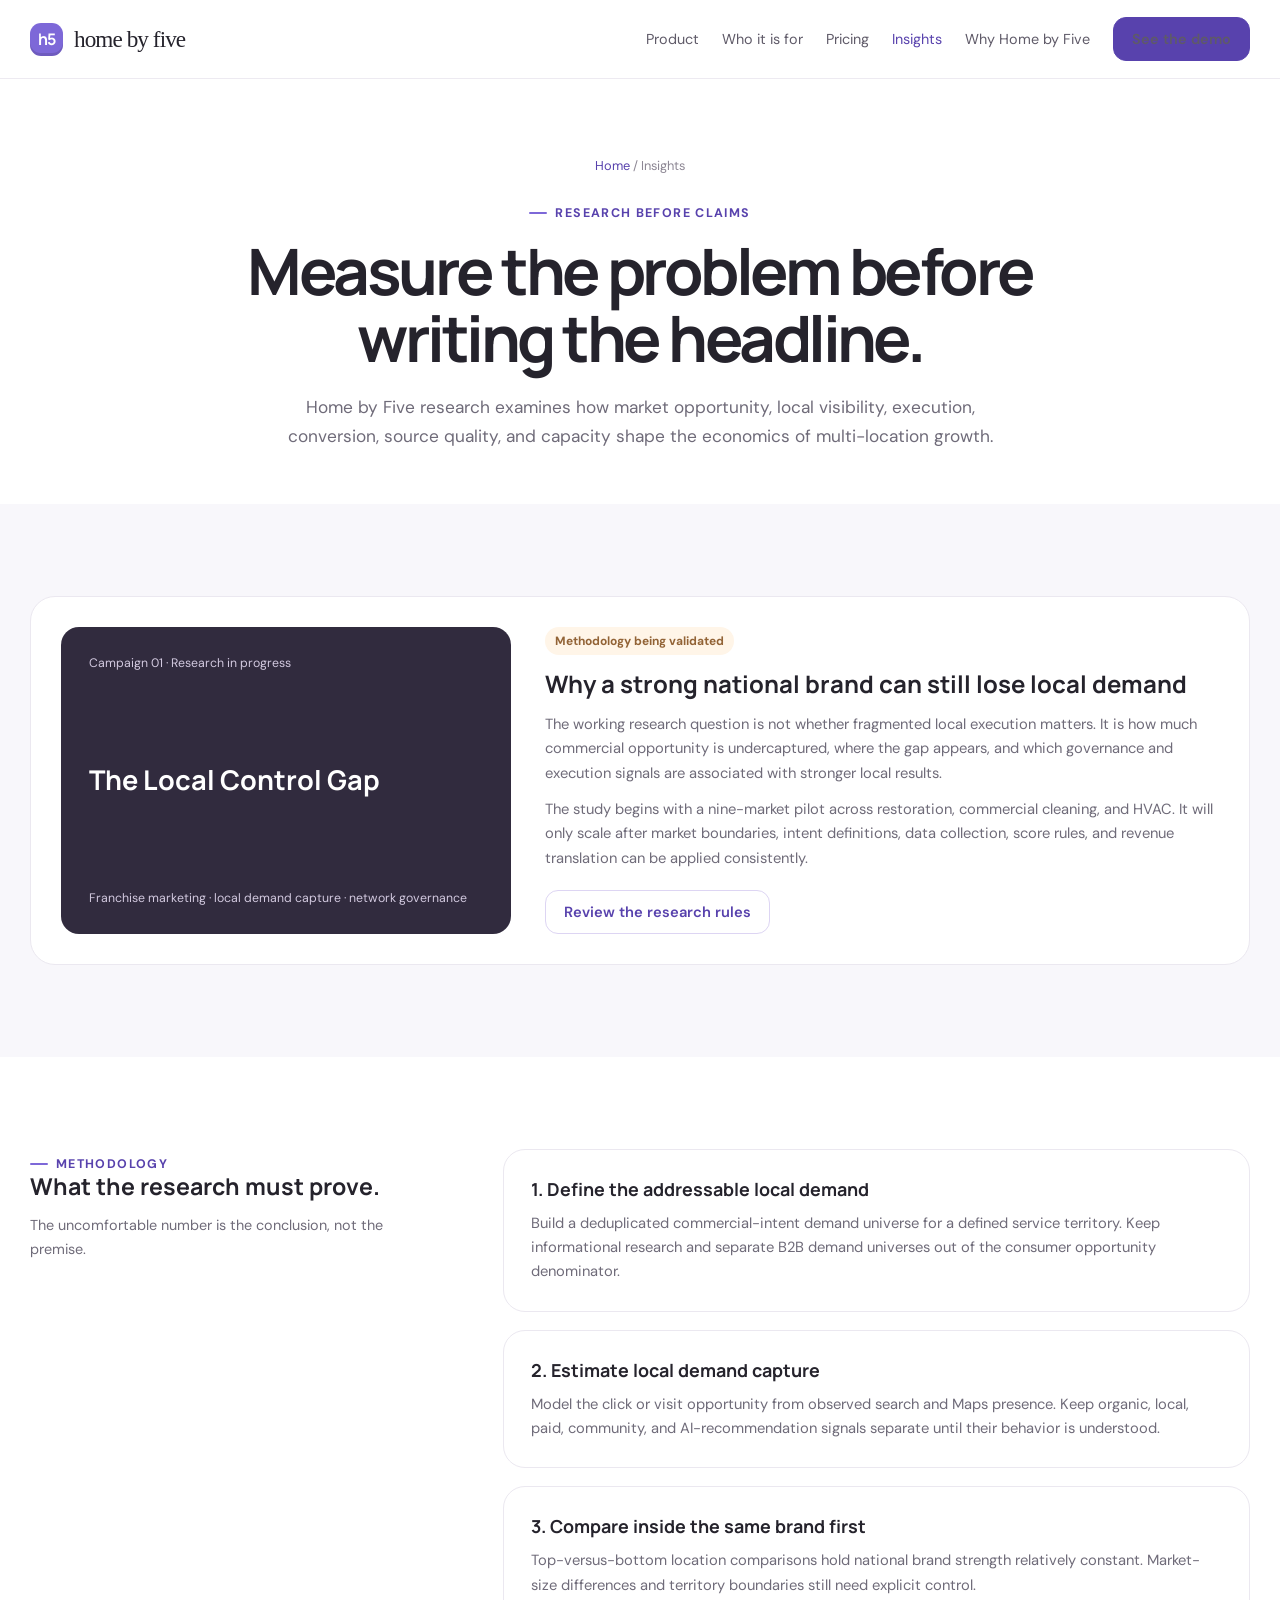
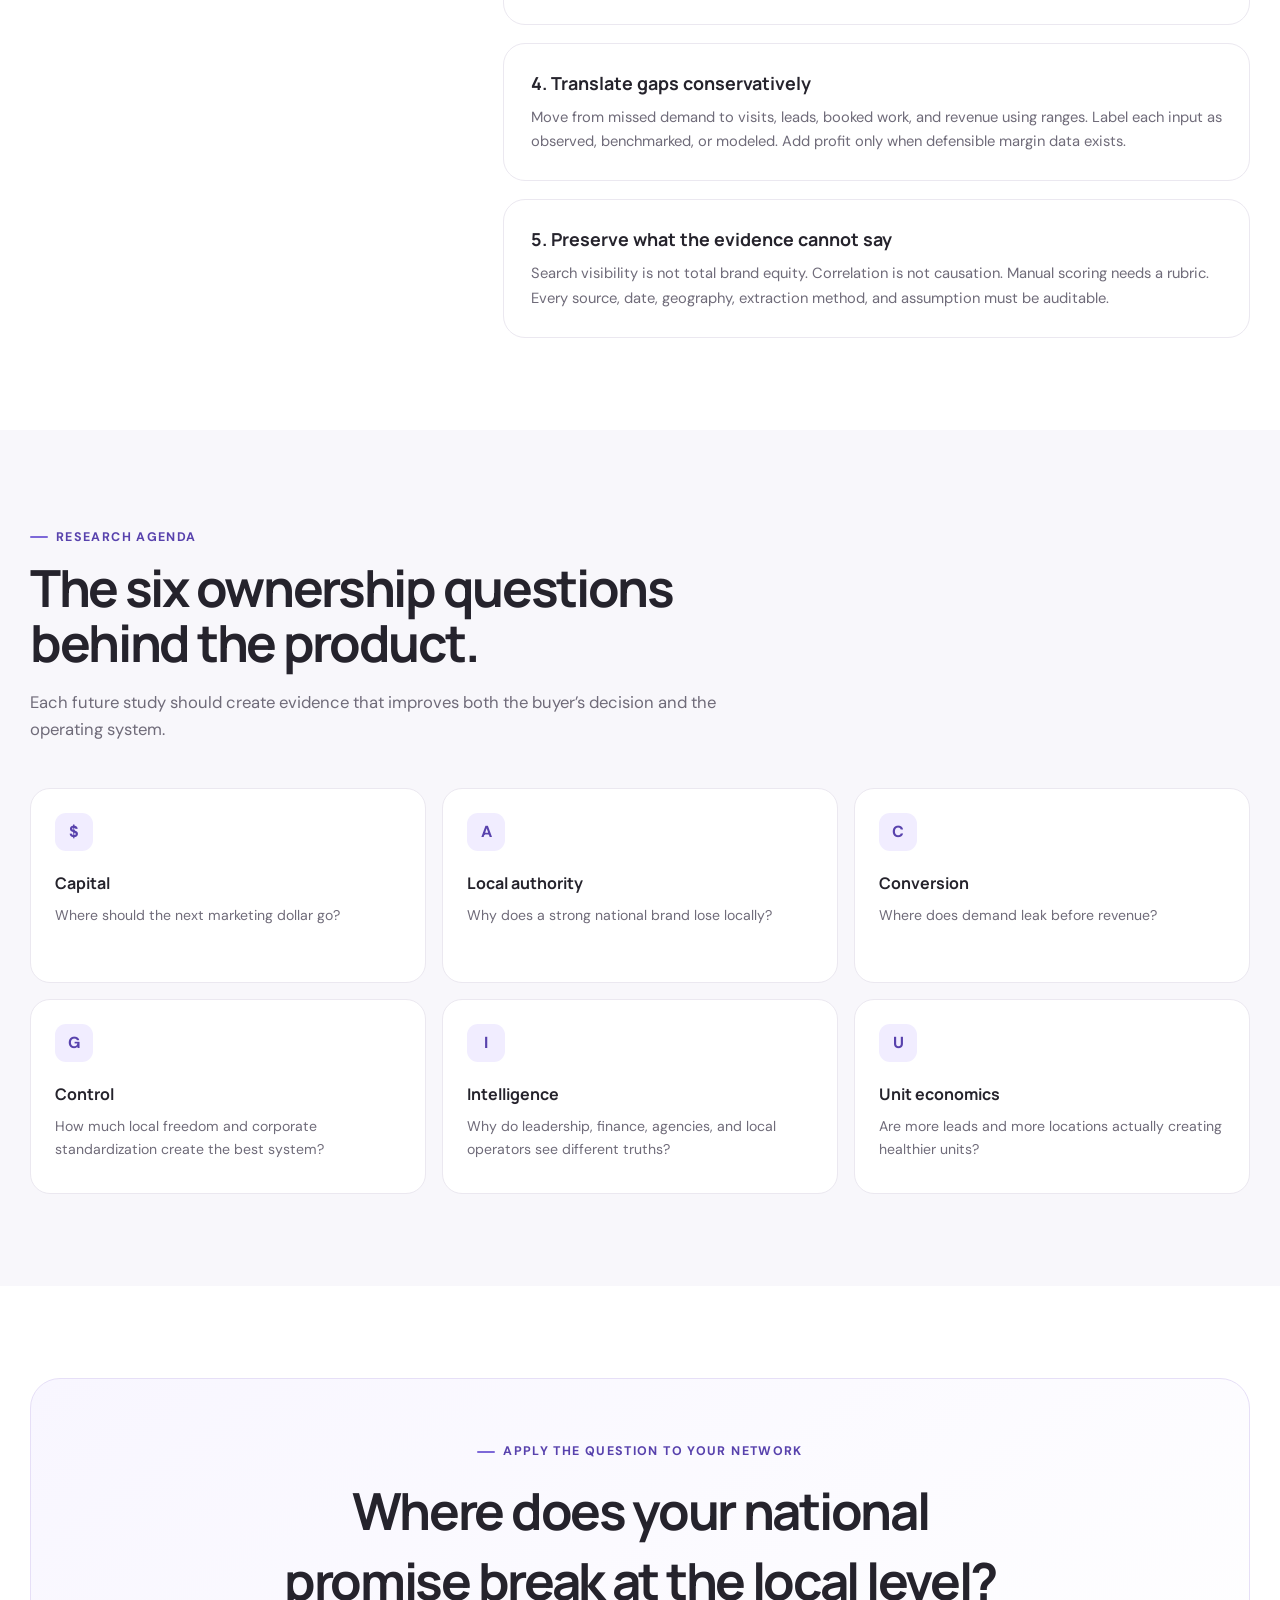
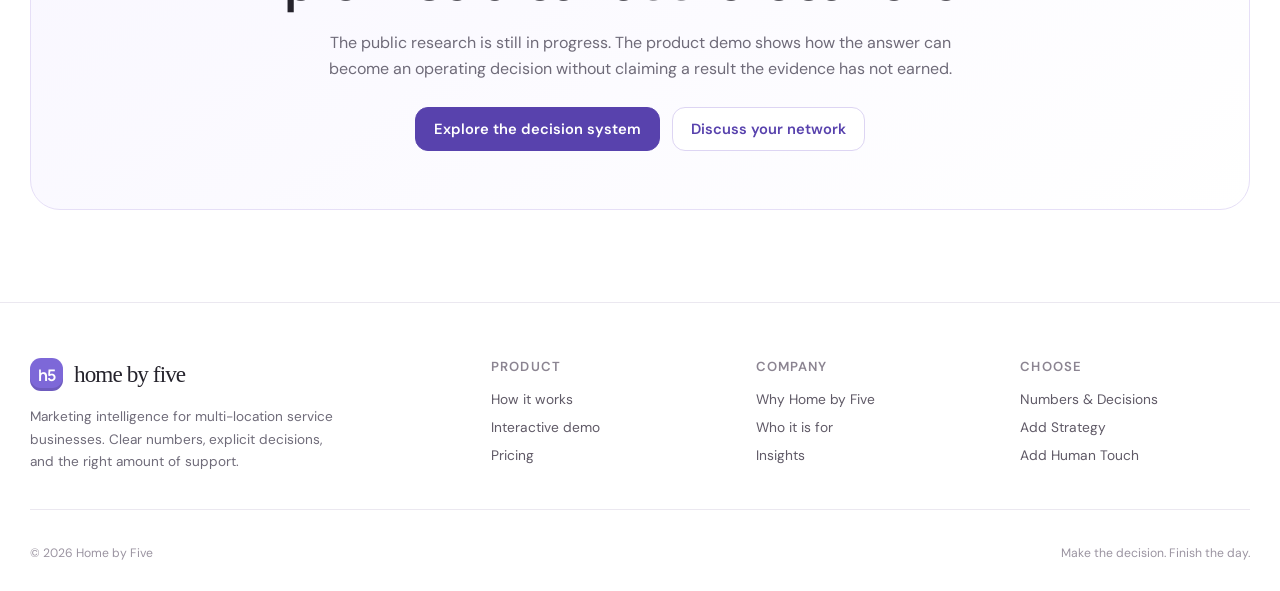
<file: insights/index.html>
<!doctype html><html lang="en"><head><meta charset="utf-8"><meta name="viewport" content="width=device-width,initial-scale=1"><meta name="description" content="Home by Five research on local demand capture, marketing control, location economics, and franchise decision systems."><title>Insights · Home by Five</title><link rel="icon" href="../favicon.svg" type="image/svg+xml"><link rel="stylesheet" href="../assets/site.css"><script src="../assets/site.js" defer></script></head><body data-root=".." data-page="insights"><a class="skip-link" href="#main">Skip to content</a><div class="site-shell"><div data-site-header></div><main id="main">
  <section class="page-hero"><div class="container"><div class="breadcrumbs"><a href="../">Home</a> / Insights</div><span class="eyebrow">Research before claims</span><h1>Measure the problem before writing the headline.</h1><p>Home by Five research examines how market opportunity, local visibility, execution, conversion, source quality, and capacity shape the economics of multi-location growth.</p></div></section>
  <section class="section soft"><div class="container"><article class="article-card"><div class="article-visual"><span>Campaign 01 · Research in progress</span><strong>The Local Control Gap</strong><span>Franchise marketing · local demand capture · network governance</span></div><div class="article-copy"><span class="research-status">Methodology being validated</span><h2>Why a strong national brand can still lose local demand</h2><p>The working research question is not whether fragmented local execution matters. It is how much commercial opportunity is undercaptured, where the gap appears, and which governance and execution signals are associated with stronger local results.</p><p style="margin-top:12px">The study begins with a nine-market pilot across restoration, commercial cleaning, and HVAC. It will only scale after market boundaries, intent definitions, data collection, score rules, and revenue translation can be applied consistently.</p><a class="button secondary" href="#methodology">Review the research rules</a></div></article></div></section>
  <section class="section" id="methodology"><div class="container content-grid"><aside class="content-aside"><span class="eyebrow">Methodology</span><h2>What the research must prove.</h2><p>The uncomfortable number is the conclusion, not the premise.</p></aside><div class="content-stack"><article class="content-card"><h3>1. Define the addressable local demand</h3><p>Build a deduplicated commercial-intent demand universe for a defined service territory. Keep informational research and separate B2B demand universes out of the consumer opportunity denominator.</p></article><article class="content-card"><h3>2. Estimate local demand capture</h3><p>Model the click or visit opportunity from observed search and Maps presence. Keep organic, local, paid, community, and AI-recommendation signals separate until their behavior is understood.</p></article><article class="content-card"><h3>3. Compare inside the same brand first</h3><p>Top-versus-bottom location comparisons hold national brand strength relatively constant. Market-size differences and territory boundaries still need explicit control.</p></article><article class="content-card"><h3>4. Translate gaps conservatively</h3><p>Move from missed demand to visits, leads, booked work, and revenue using ranges. Label each input as observed, benchmarked, or modeled. Add profit only when defensible margin data exists.</p></article><article class="content-card"><h3>5. Preserve what the evidence cannot say</h3><p>Search visibility is not total brand equity. Correlation is not causation. Manual scoring needs a rubric. Every source, date, geography, extraction method, and assumption must be auditable.</p></article></div></div></section>
  <section class="section soft"><div class="container"><div class="section-heading"><span class="eyebrow">Research agenda</span><h2>The six ownership questions behind the product.</h2><p>Each future study should create evidence that improves both the buyer’s decision and the operating system.</p></div><div class="question-grid"><article class="question-card"><span class="question-icon">$</span><h3>Capital</h3><p>Where should the next marketing dollar go?</p></article><article class="question-card"><span class="question-icon">A</span><h3>Local authority</h3><p>Why does a strong national brand lose locally?</p></article><article class="question-card"><span class="question-icon">C</span><h3>Conversion</h3><p>Where does demand leak before revenue?</p></article><article class="question-card"><span class="question-icon">G</span><h3>Control</h3><p>How much local freedom and corporate standardization create the best system?</p></article><article class="question-card"><span class="question-icon">I</span><h3>Intelligence</h3><p>Why do leadership, finance, agencies, and local operators see different truths?</p></article><article class="question-card"><span class="question-icon">U</span><h3>Unit economics</h3><p>Are more leads and more locations actually creating healthier units?</p></article></div></div></section>
  <section class="section"><div class="container cta-band"><span class="eyebrow">Apply the question to your network</span><h2>Where does your national promise break at the local level?</h2><p>The public research is still in progress. The product demo shows how the answer can become an operating decision without claiming a result the evidence has not earned.</p><div class="cta-actions"><a class="button" href="../demo/">Explore the decision system</a><a class="button secondary" href="../start/?plan=human">Discuss your network</a></div></div></section>
</main><div data-site-footer></div></div></body></html>
</file>
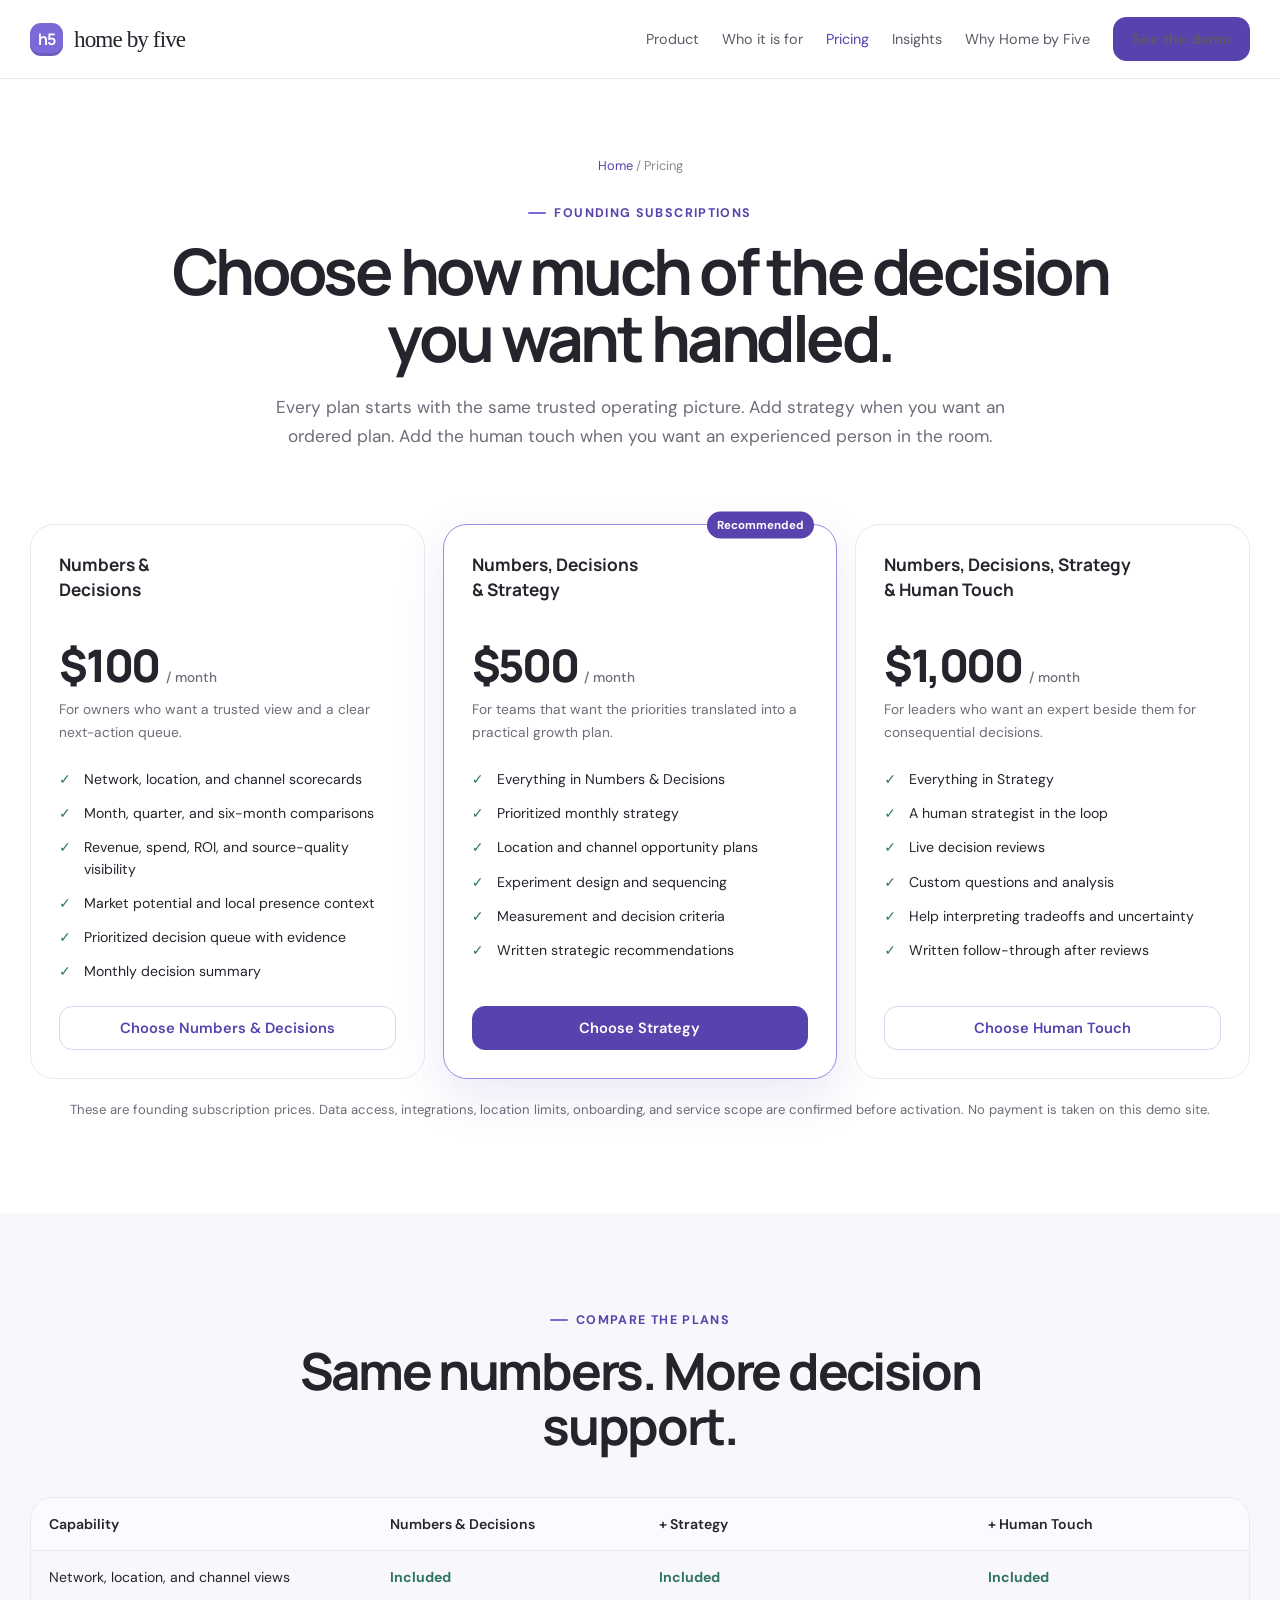
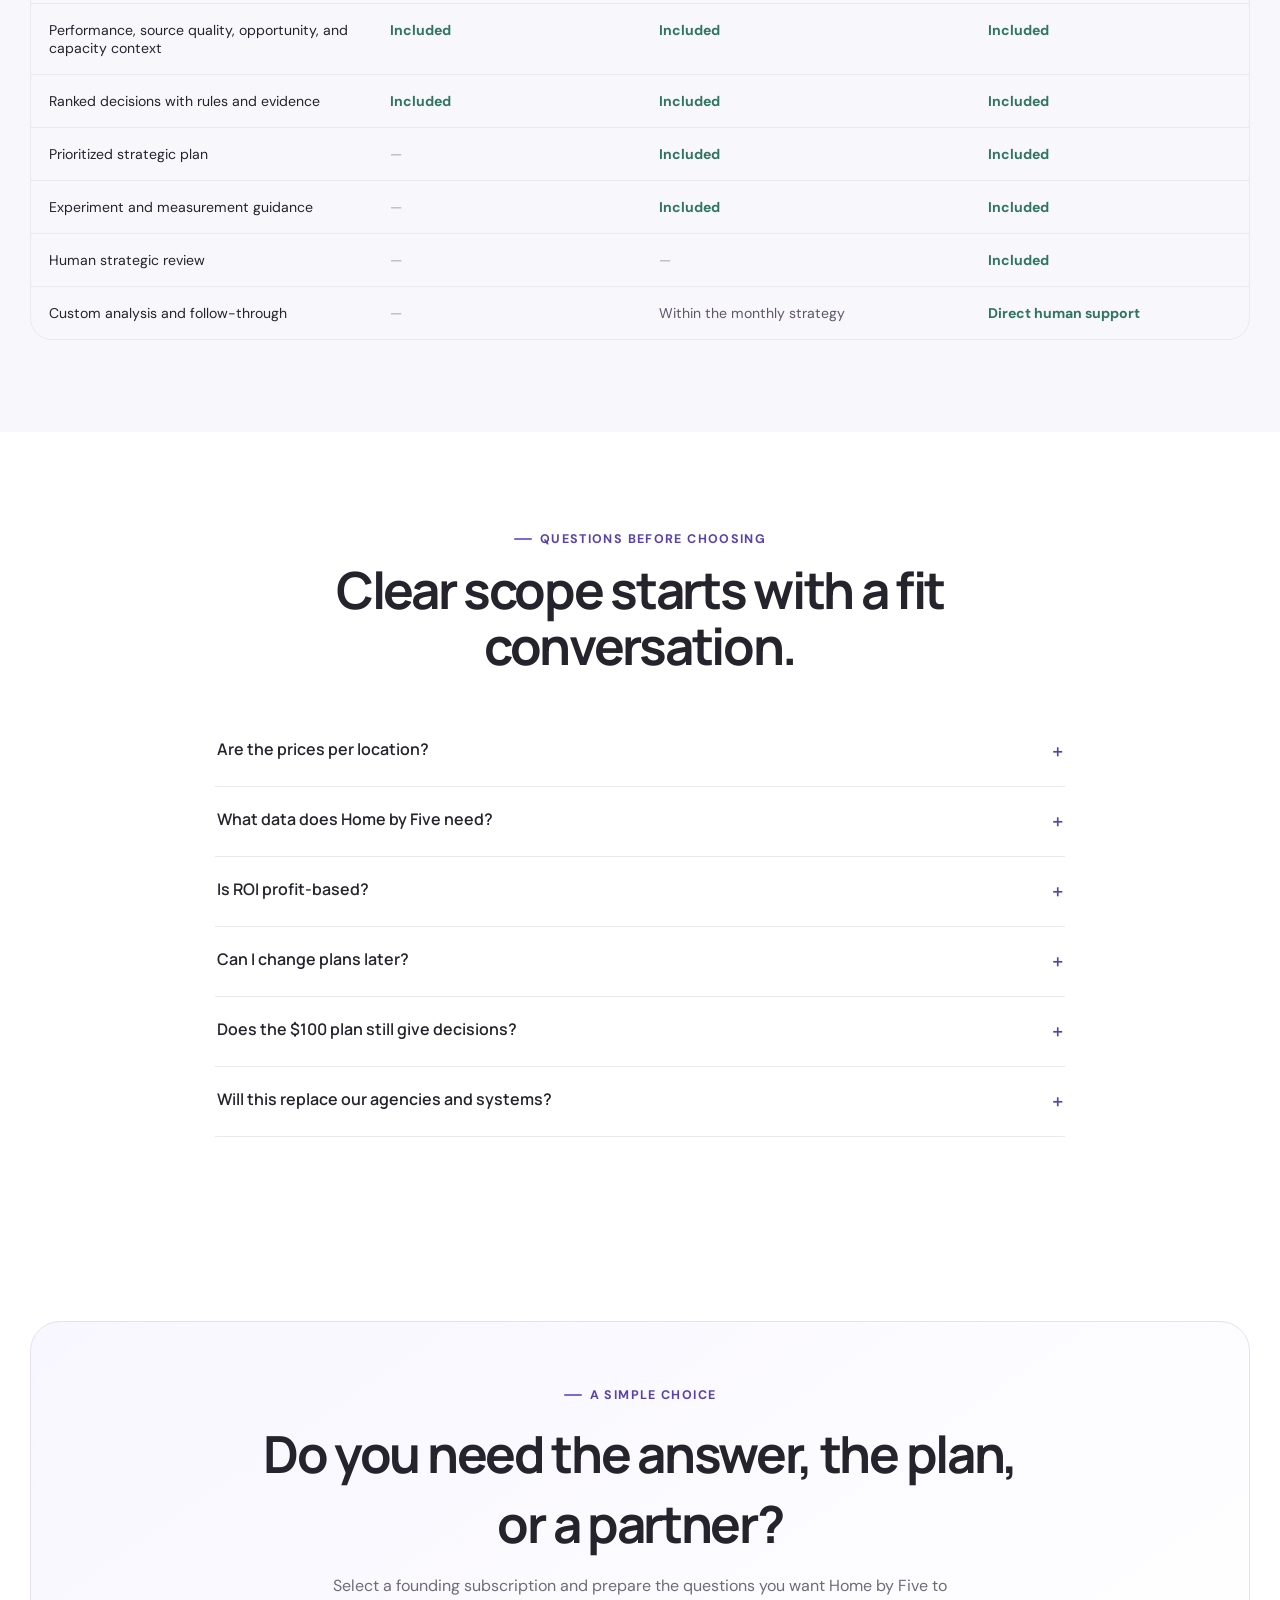
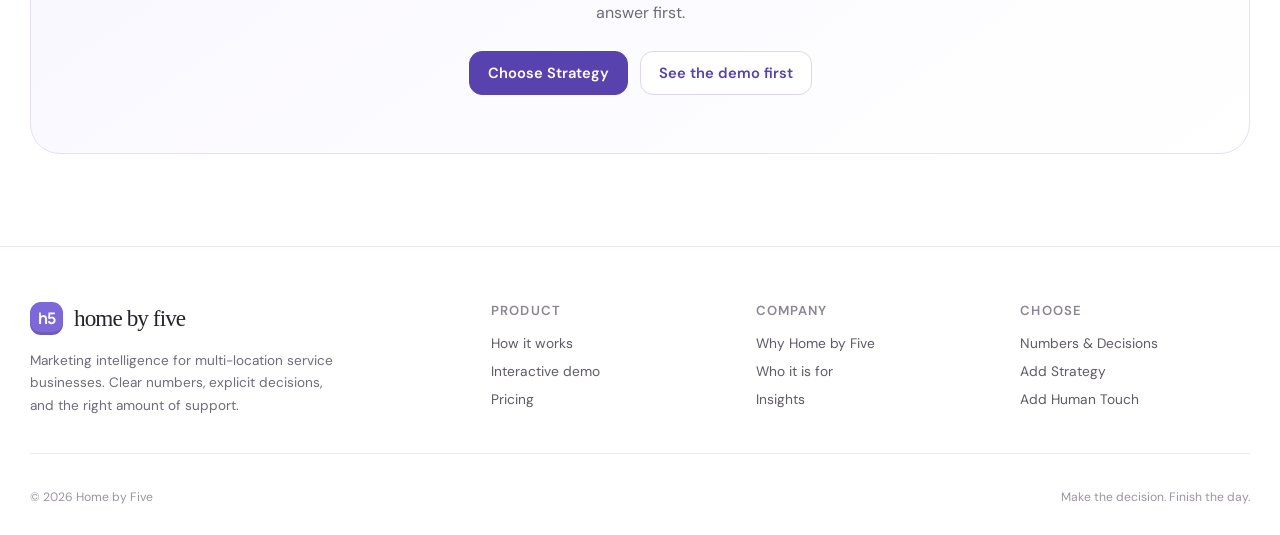
<file: pricing/index.html>
<!doctype html><html lang="en"><head><meta charset="utf-8"><meta name="viewport" content="width=device-width,initial-scale=1"><meta name="description" content="Compare the three Home by Five founding subscriptions: Numbers and Decisions, Strategy, and Human Touch."><title>Pricing · Home by Five</title><link rel="icon" href="../favicon.svg" type="image/svg+xml"><link rel="stylesheet" href="../assets/site.css"><script src="../assets/site.js" defer></script></head><body data-root=".." data-page="pricing"><a class="skip-link" href="#main">Skip to content</a><div class="site-shell"><div data-site-header></div><main id="main">
  <section class="page-hero"><div class="container"><div class="breadcrumbs"><a href="../">Home</a> / Pricing</div><span class="eyebrow">Founding subscriptions</span><h1>Choose how much of the decision you want handled.</h1><p>Every plan starts with the same trusted operating picture. Add strategy when you want an ordered plan. Add the human touch when you want an experienced person in the room.</p></div></section>
  <section class="section" style="padding-top:20px"><div class="container"><div class="pricing-grid"><article class="price-card"><h3>Numbers &amp;<br>Decisions</h3><div class="price">$100 <small>/ month</small></div><p class="best-for">For owners who want a trusted view and a clear next-action queue.</p><ul class="feature-list"><li>Network, location, and channel scorecards</li><li>Month, quarter, and six-month comparisons</li><li>Revenue, spend, ROI, and source-quality visibility</li><li>Market potential and local presence context</li><li>Prioritized decision queue with evidence</li><li>Monthly decision summary</li></ul><a class="button secondary" href="../start/?plan=numbers">Choose Numbers &amp; Decisions</a></article><article class="price-card featured"><span class="plan-tag">Recommended</span><h3>Numbers, Decisions<br>&amp; Strategy</h3><div class="price">$500 <small>/ month</small></div><p class="best-for">For teams that want the priorities translated into a practical growth plan.</p><ul class="feature-list"><li>Everything in Numbers &amp; Decisions</li><li>Prioritized monthly strategy</li><li>Location and channel opportunity plans</li><li>Experiment design and sequencing</li><li>Measurement and decision criteria</li><li>Written strategic recommendations</li></ul><a class="button" href="../start/?plan=strategy">Choose Strategy</a></article><article class="price-card"><h3>Numbers, Decisions, Strategy<br>&amp; Human Touch</h3><div class="price">$1,000 <small>/ month</small></div><p class="best-for">For leaders who want an expert beside them for consequential decisions.</p><ul class="feature-list"><li>Everything in Strategy</li><li>A human strategist in the loop</li><li>Live decision reviews</li><li>Custom questions and analysis</li><li>Help interpreting tradeoffs and uncertainty</li><li>Written follow-through after reviews</li></ul><a class="button secondary" href="../start/?plan=human">Choose Human Touch</a></article></div><p class="price-footnote">These are founding subscription prices. Data access, integrations, location limits, onboarding, and service scope are confirmed before activation. No payment is taken on this demo site.</p></div></section>
  <section class="section soft"><div class="container"><div class="section-heading center"><span class="eyebrow">Compare the plans</span><h2>Same numbers. More decision support.</h2></div><div class="comparison-wrap"><table class="comparison-table"><thead><tr><th>Capability</th><th>Numbers &amp; Decisions</th><th>+ Strategy</th><th>+ Human Touch</th></tr></thead><tbody><tr><td>Network, location, and channel views</td><td><span class="yes">Included</span></td><td><span class="yes">Included</span></td><td><span class="yes">Included</span></td></tr><tr><td>Performance, source quality, opportunity, and capacity context</td><td><span class="yes">Included</span></td><td><span class="yes">Included</span></td><td><span class="yes">Included</span></td></tr><tr><td>Ranked decisions with rules and evidence</td><td><span class="yes">Included</span></td><td><span class="yes">Included</span></td><td><span class="yes">Included</span></td></tr><tr><td>Prioritized strategic plan</td><td><span class="dash">—</span></td><td><span class="yes">Included</span></td><td><span class="yes">Included</span></td></tr><tr><td>Experiment and measurement guidance</td><td><span class="dash">—</span></td><td><span class="yes">Included</span></td><td><span class="yes">Included</span></td></tr><tr><td>Human strategic review</td><td><span class="dash">—</span></td><td><span class="dash">—</span></td><td><span class="yes">Included</span></td></tr><tr><td>Custom analysis and follow-through</td><td><span class="dash">—</span></td><td>Within the monthly strategy</td><td><span class="yes">Direct human support</span></td></tr></tbody></table></div></div></section>
  <section class="section"><div class="container"><div class="section-heading center"><span class="eyebrow">Questions before choosing</span><h2>Clear scope starts with a fit conversation.</h2></div><div class="faq"><details><summary>Are the prices per location?</summary><p>The three prices are shown exactly as the current founding subscription amounts. The final commercial model—flat fee, included location count, or per-location scaling—has not yet been validated. We confirm the location scope before activation rather than hiding it in fine print.</p></details><details><summary>What data does Home by Five need?</summary><p>The useful minimum depends on the decision. Revenue, marketing spend, leads or calls, bookings, and location structure create the foundation. Local visibility, reviews, capacity, finance, CRM, and source-quality inputs improve diagnosis. Missing inputs stay visible.</p></details><details><summary>Is ROI profit-based?</summary><p>Only when the required margin and cost data is available and the metric is labeled that way. The current demo shows revenue-based ROI: revenue minus marketing spend, divided by marketing spend. Delivery costs, overhead, taxes, and causal lift are not implied.</p></details><details><summary>Can I change plans later?</summary><p>The website is currently presenting founding packages, not completed billing terms. Plan changes, cancellation, annual billing, and refund rules must be confirmed in the service agreement before public checkout is enabled.</p></details><details><summary>Does the $100 plan still give decisions?</summary><p>Yes. Decisions are the core product, not an upgrade. Strategy adds an ordered growth plan, and Human Touch adds direct judgment and review.</p></details><details><summary>Will this replace our agencies and systems?</summary><p>Not necessarily. Home by Five is designed as the decision layer across them. It can reveal where a source, vendor, or workflow needs improvement without pretending one tool should perform every local marketing task.</p></details></div></div></section>
  <section class="section"><div class="container cta-band"><span class="eyebrow">A simple choice</span><h2>Do you need the answer, the plan, or a partner?</h2><p>Select a founding subscription and prepare the questions you want Home by Five to answer first.</p><div class="cta-actions"><a class="button" href="../start/?plan=strategy">Choose Strategy</a><a class="button secondary" href="../demo/">See the demo first</a></div></div></section>
</main><div data-site-footer></div></div></body></html>
</file>
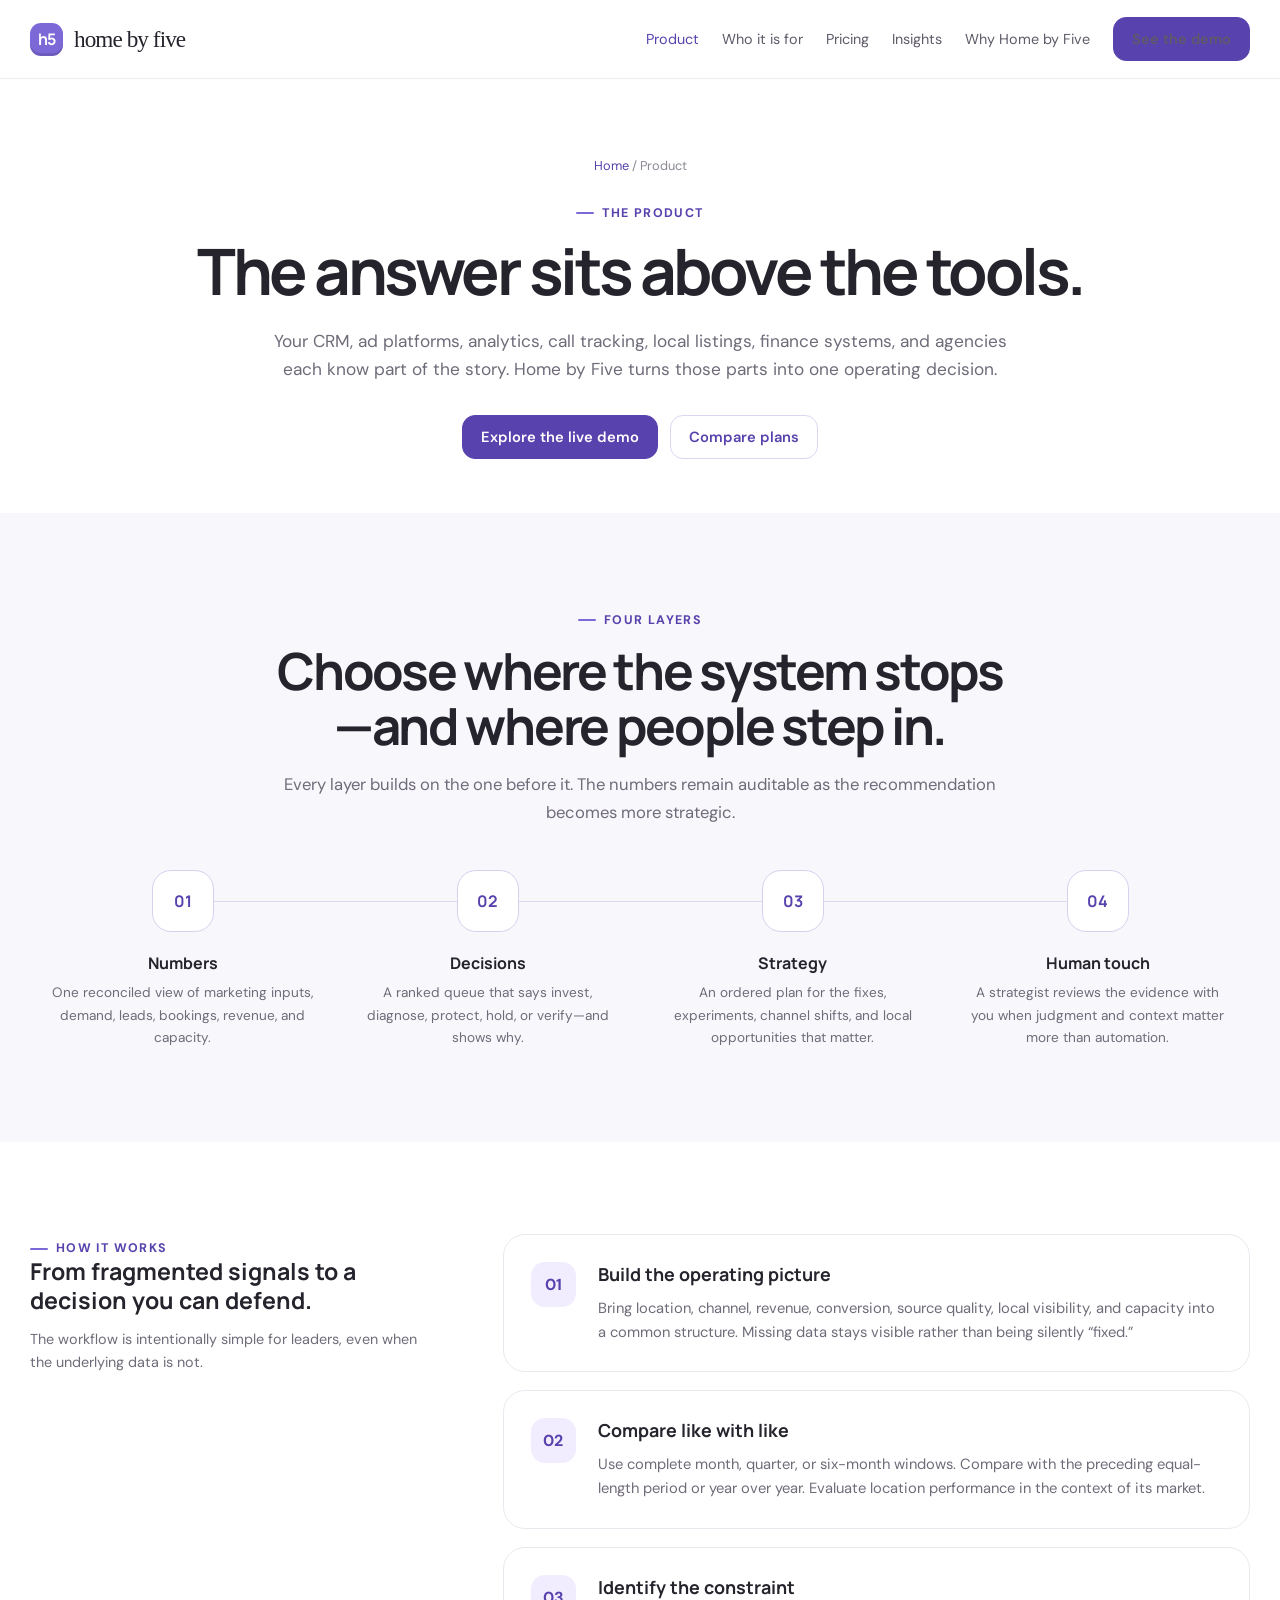
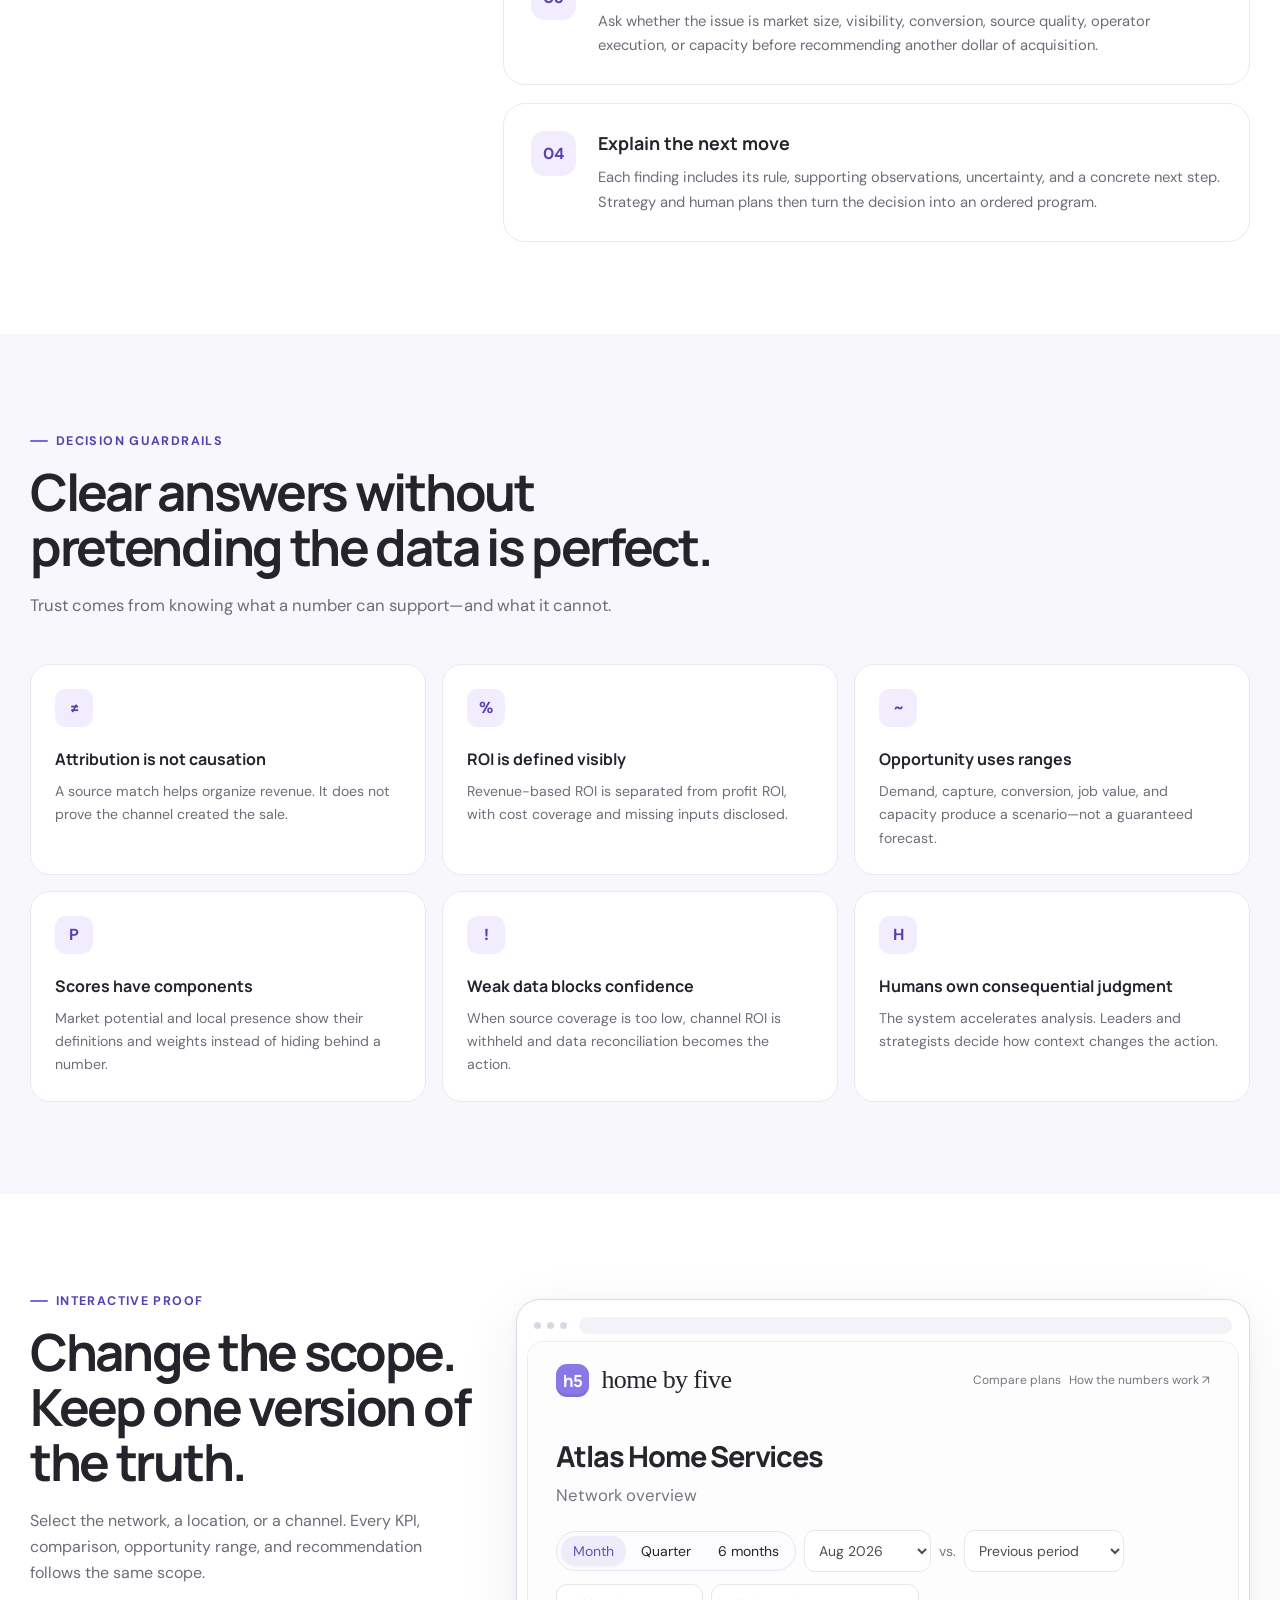
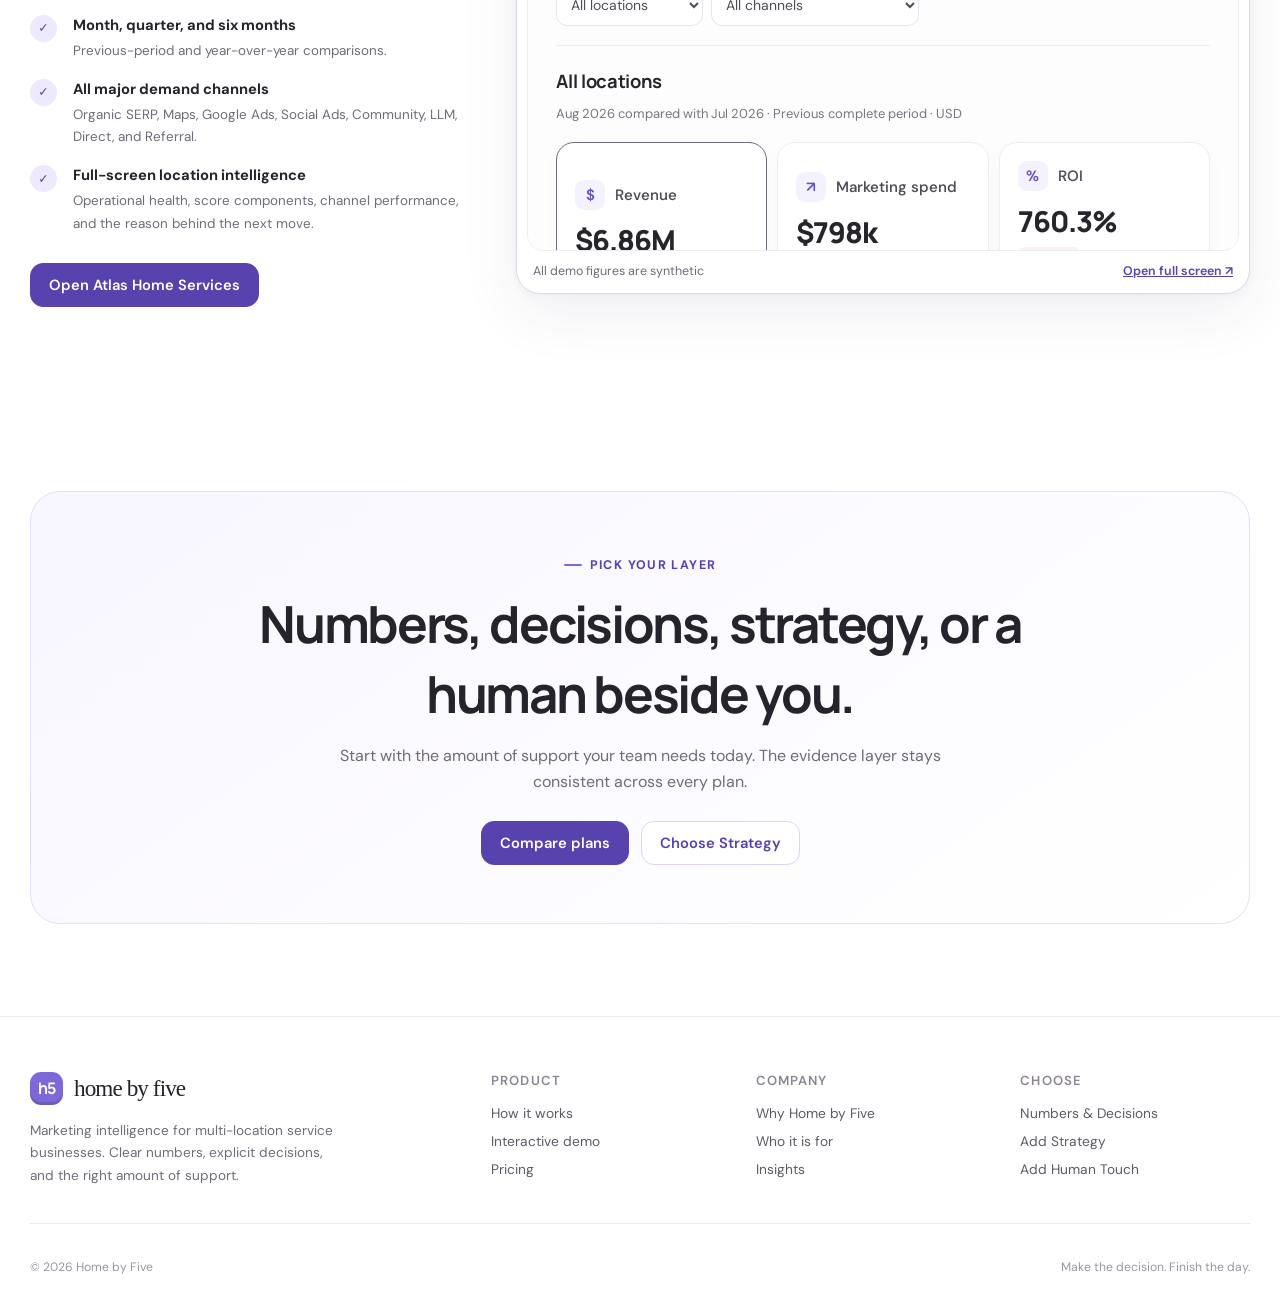
<file: product/index.html>
<!doctype html><html lang="en"><head><meta charset="utf-8"><meta name="viewport" content="width=device-width,initial-scale=1"><meta name="description" content="See how Home by Five turns multi-location marketing numbers into decisions, strategy, and human guidance."><title>Product · Home by Five</title><link rel="icon" href="../favicon.svg" type="image/svg+xml"><link rel="stylesheet" href="../assets/site.css"><script src="../assets/site.js" defer></script></head><body data-root=".." data-page="product"><a class="skip-link" href="#main">Skip to content</a><div class="site-shell"><div data-site-header></div><main id="main">
  <section class="page-hero"><div class="container"><div class="breadcrumbs"><a href="../">Home</a> / Product</div><span class="eyebrow">The product</span><h1>The answer sits above the tools.</h1><p>Your CRM, ad platforms, analytics, call tracking, local listings, finance systems, and agencies each know part of the story. Home by Five turns those parts into one operating decision.</p><div class="hero-actions"><a class="button" href="../demo/">Explore the live demo</a><a class="button secondary" href="../pricing/">Compare plans</a></div></div></section>
  <section class="section soft"><div class="container"><div class="section-heading center"><span class="eyebrow">Four layers</span><h2>Choose where the system stops—and where people step in.</h2><p>Every layer builds on the one before it. The numbers remain auditable as the recommendation becomes more strategic.</p></div><div class="system-flow"><article class="system-step"><span class="system-number">01</span><h3>Numbers</h3><p>One reconciled view of marketing inputs, demand, leads, bookings, revenue, and capacity.</p></article><article class="system-step"><span class="system-number">02</span><h3>Decisions</h3><p>A ranked queue that says invest, diagnose, protect, hold, or verify—and shows why.</p></article><article class="system-step"><span class="system-number">03</span><h3>Strategy</h3><p>An ordered plan for the fixes, experiments, channel shifts, and local opportunities that matter.</p></article><article class="system-step"><span class="system-number">04</span><h3>Human touch</h3><p>A strategist reviews the evidence with you when judgment and context matter more than automation.</p></article></div></div></section>
  <section class="section"><div class="container content-grid"><aside class="content-aside"><span class="eyebrow">How it works</span><h2>From fragmented signals to a decision you can defend.</h2><p>The workflow is intentionally simple for leaders, even when the underlying data is not.</p></aside><div class="content-stack"><article class="content-card numbered-card"><span>01</span><div><h3>Build the operating picture</h3><p>Bring location, channel, revenue, conversion, source quality, local visibility, and capacity into a common structure. Missing data stays visible rather than being silently “fixed.”</p></div></article><article class="content-card numbered-card"><span>02</span><div><h3>Compare like with like</h3><p>Use complete month, quarter, or six-month windows. Compare with the preceding equal-length period or year over year. Evaluate location performance in the context of its market.</p></div></article><article class="content-card numbered-card"><span>03</span><div><h3>Identify the constraint</h3><p>Ask whether the issue is market size, visibility, conversion, source quality, operator execution, or capacity before recommending another dollar of acquisition.</p></div></article><article class="content-card numbered-card"><span>04</span><div><h3>Explain the next move</h3><p>Each finding includes its rule, supporting observations, uncertainty, and a concrete next step. Strategy and human plans then turn the decision into an ordered program.</p></div></article></div></div></section>
  <section class="section soft"><div class="container"><div class="section-heading"><span class="eyebrow">Decision guardrails</span><h2>Clear answers without pretending the data is perfect.</h2><p>Trust comes from knowing what a number can support—and what it cannot.</p></div><div class="question-grid"><article class="question-card"><span class="question-icon">≠</span><h3>Attribution is not causation</h3><p>A source match helps organize revenue. It does not prove the channel created the sale.</p></article><article class="question-card"><span class="question-icon">%</span><h3>ROI is defined visibly</h3><p>Revenue-based ROI is separated from profit ROI, with cost coverage and missing inputs disclosed.</p></article><article class="question-card"><span class="question-icon">~</span><h3>Opportunity uses ranges</h3><p>Demand, capture, conversion, job value, and capacity produce a scenario—not a guaranteed forecast.</p></article><article class="question-card"><span class="question-icon">P</span><h3>Scores have components</h3><p>Market potential and local presence show their definitions and weights instead of hiding behind a number.</p></article><article class="question-card"><span class="question-icon">!</span><h3>Weak data blocks confidence</h3><p>When source coverage is too low, channel ROI is withheld and data reconciliation becomes the action.</p></article><article class="question-card"><span class="question-icon">H</span><h3>Humans own consequential judgment</h3><p>The system accelerates analysis. Leaders and strategists decide how context changes the action.</p></article></div></div></section>
  <section class="section"><div class="container product-preview"><div class="product-copy"><span class="eyebrow">Interactive proof</span><h2>Change the scope. Keep one version of the truth.</h2><p>Select the network, a location, or a channel. Every KPI, comparison, opportunity range, and recommendation follows the same scope.</p><div class="product-points"><div class="product-point"><i>✓</i><div><strong>Month, quarter, and six months</strong><span>Previous-period and year-over-year comparisons.</span></div></div><div class="product-point"><i>✓</i><div><strong>All major demand channels</strong><span>Organic SERP, Maps, Google Ads, Social Ads, Community, LLM, Direct, and Referral.</span></div></div><div class="product-point"><i>✓</i><div><strong>Full-screen location intelligence</strong><span>Operational health, score components, channel performance, and the reason behind the next move.</span></div></div></div><a class="button" href="../demo/">Open Atlas Home Services</a></div><div class="browser-frame"><div class="browser-bar" aria-hidden="true"><i></i><i></i><i></i><span class="browser-address"></span></div><iframe src="../demo/" title="Home by Five product demo" loading="lazy"></iframe><div class="browser-caption"><span>All demo figures are synthetic</span><a href="../demo/">Open full screen ↗</a></div></div></div></section>
  <section class="section"><div class="container cta-band"><span class="eyebrow">Pick your layer</span><h2>Numbers, decisions, strategy, or a human beside you.</h2><p>Start with the amount of support your team needs today. The evidence layer stays consistent across every plan.</p><div class="cta-actions"><a class="button" href="../pricing/">Compare plans</a><a class="button secondary" href="../start/?plan=strategy">Choose Strategy</a></div></div></section>
</main><div data-site-footer></div></div></body></html>
</file>
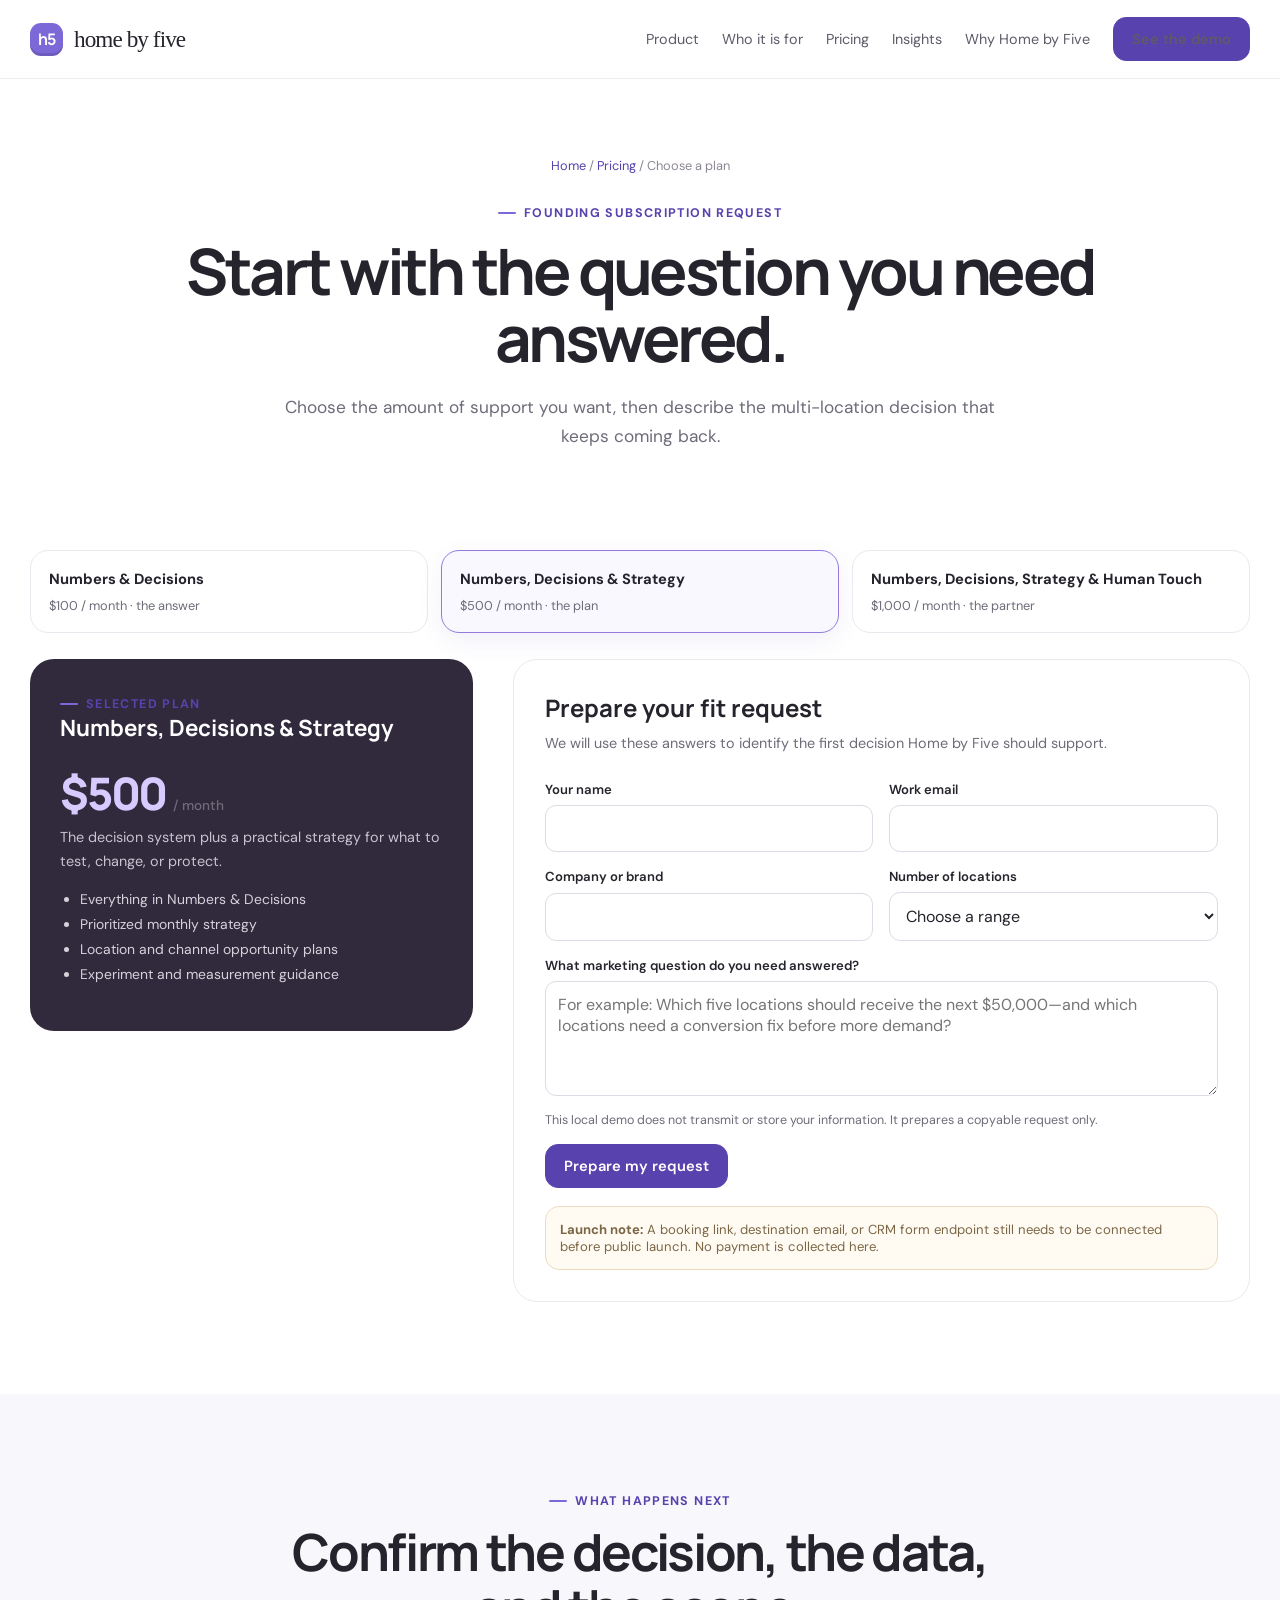
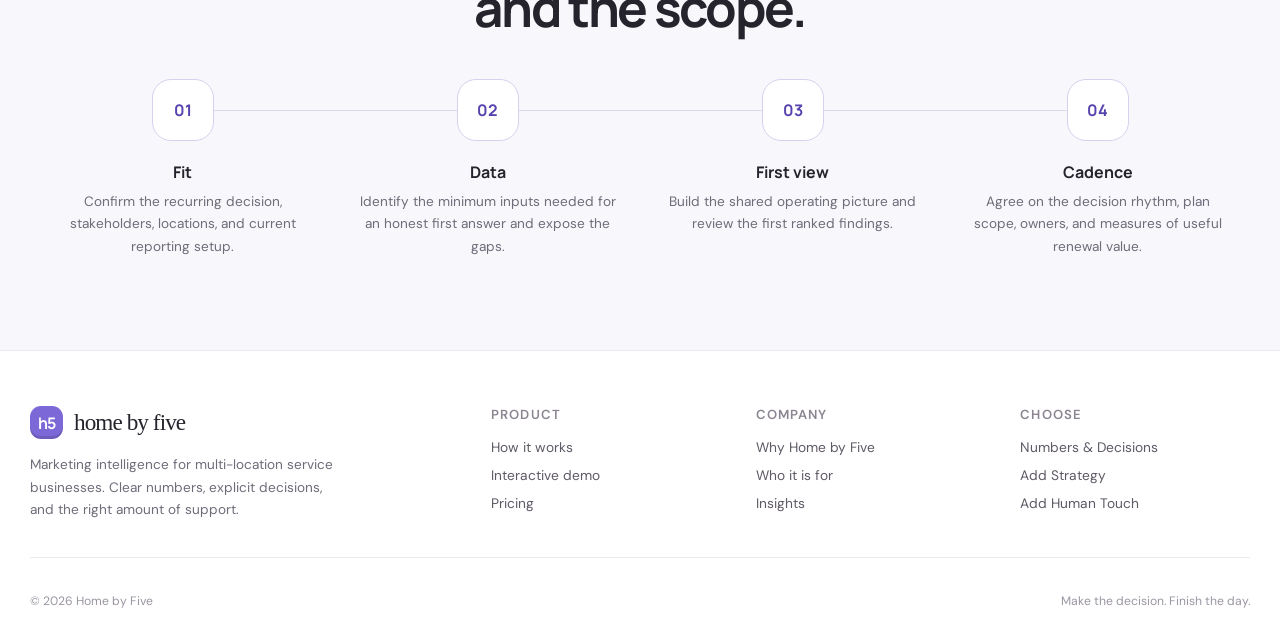
<file: start/index.html>
<!doctype html><html lang="en"><head><meta charset="utf-8"><meta name="viewport" content="width=device-width,initial-scale=1"><meta name="description" content="Choose a Home by Five founding subscription and prepare your first multi-location marketing question."><title>Choose a plan · Home by Five</title><link rel="icon" href="../favicon.svg" type="image/svg+xml"><link rel="stylesheet" href="../assets/site.css"><script src="../assets/site.js" defer></script></head><body data-root=".." data-page="start"><a class="skip-link" href="#main">Skip to content</a><div class="site-shell"><div data-site-header></div><main id="main">
  <section class="page-hero"><div class="container"><div class="breadcrumbs"><a href="../">Home</a> / <a href="../pricing/">Pricing</a> / Choose a plan</div><span class="eyebrow">Founding subscription request</span><h1>Start with the question you need answered.</h1><p>Choose the amount of support you want, then describe the multi-location decision that keeps coming back.</p></div></section>
  <section class="section" style="padding-top:20px"><div class="container"><div class="plan-picker" aria-label="Choose a subscription"><button class="plan-choice" type="button" data-plan-choice="numbers" aria-pressed="false"><strong>Numbers &amp; Decisions</strong><span>$100 / month · the answer</span></button><button class="plan-choice" type="button" data-plan-choice="strategy" aria-pressed="true"><strong>Numbers, Decisions &amp; Strategy</strong><span>$500 / month · the plan</span></button><button class="plan-choice" type="button" data-plan-choice="human" aria-pressed="false"><strong>Numbers, Decisions, Strategy &amp; Human Touch</strong><span>$1,000 / month · the partner</span></button></div><div class="start-layout"><aside class="start-summary"><span class="eyebrow">Selected plan</span><h2 data-summary-name>Numbers, Decisions &amp; Strategy</h2><div class="price"><span data-summary-price>$500</span> <small>/ month</small></div><p data-summary-description>The decision system plus a practical strategy for what to test, change, or protect.</p><ul data-summary-features></ul></aside><div class="form-card"><h2>Prepare your fit request</h2><p>We will use these answers to identify the first decision Home by Five should support.</p><form data-plan-form><input type="hidden" name="plan" value="strategy"><div class="field-grid"><div class="field"><label for="name">Your name</label><input id="name" name="name" autocomplete="name" required></div><div class="field"><label for="email">Work email</label><input id="email" name="email" type="email" autocomplete="email" required></div><div class="field"><label for="company">Company or brand</label><input id="company" name="company" autocomplete="organization" required></div><div class="field"><label for="locations">Number of locations</label><select id="locations" name="locations" required><option value="">Choose a range</option><option>2–5</option><option>6–20</option><option>21–50</option><option>51–100</option><option>101+</option></select></div><div class="field full"><label for="question">What marketing question do you need answered?</label><textarea id="question" name="question" placeholder="For example: Which five locations should receive the next $50,000—and which locations need a conversion fix before more demand?"></textarea></div></div><p class="form-note">This local demo does not transmit or store your information. It prepares a copyable request only.</p><button class="button" type="submit">Prepare my request</button></form><div class="form-result" data-form-result hidden><strong>Your request is ready.</strong><p>Copy it for the Home by Five team. Direct lead delivery will be connected before the site is published.</p><pre></pre><button class="button secondary" type="button">Copy request</button></div><div class="launch-note"><strong>Launch note:</strong> A booking link, destination email, or CRM form endpoint still needs to be connected before public launch. No payment is collected here.</div></div></div></div></section>
  <section class="section soft"><div class="container"><div class="section-heading center"><span class="eyebrow">What happens next</span><h2>Confirm the decision, the data, and the scope.</h2></div><div class="system-flow"><article class="system-step"><span class="system-number">01</span><h3>Fit</h3><p>Confirm the recurring decision, stakeholders, locations, and current reporting setup.</p></article><article class="system-step"><span class="system-number">02</span><h3>Data</h3><p>Identify the minimum inputs needed for an honest first answer and expose the gaps.</p></article><article class="system-step"><span class="system-number">03</span><h3>First view</h3><p>Build the shared operating picture and review the first ranked findings.</p></article><article class="system-step"><span class="system-number">04</span><h3>Cadence</h3><p>Agree on the decision rhythm, plan scope, owners, and measures of useful renewal value.</p></article></div></div></section>
</main><div data-site-footer></div></div></body></html>
</file>
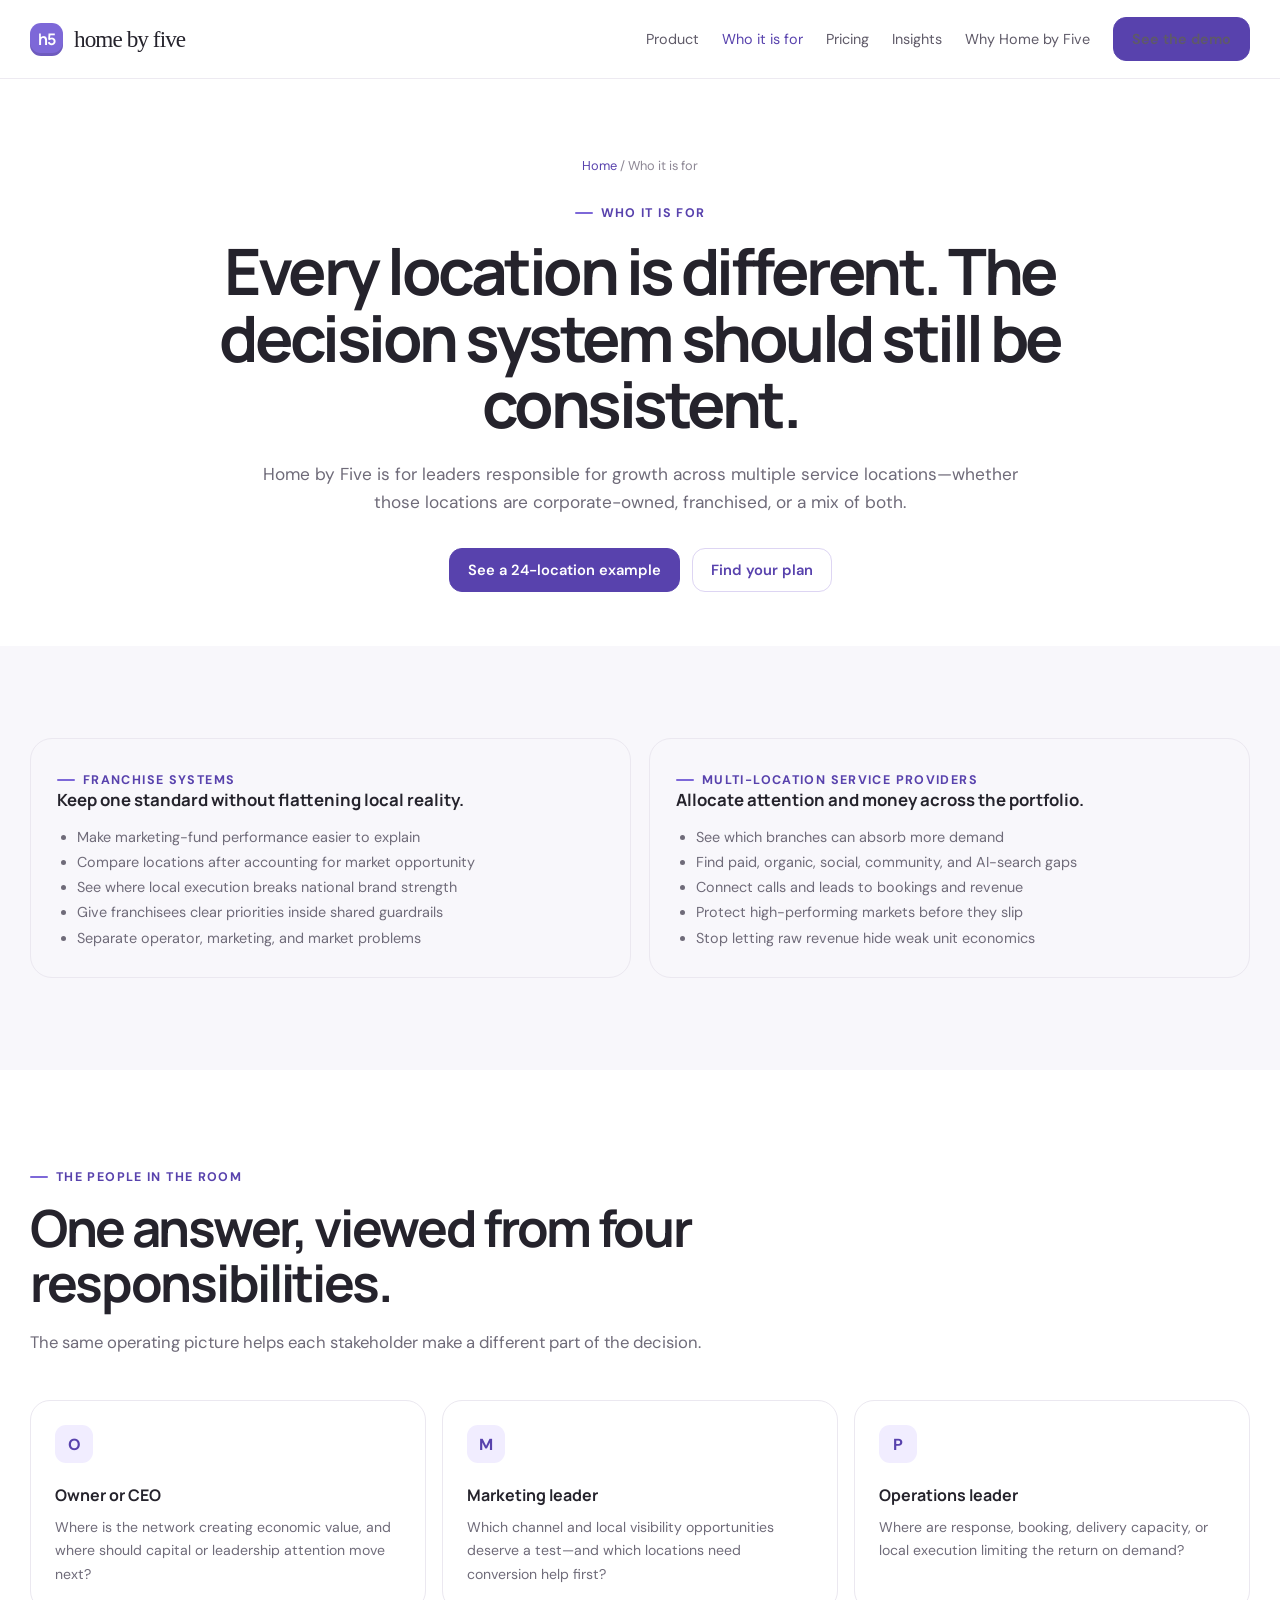
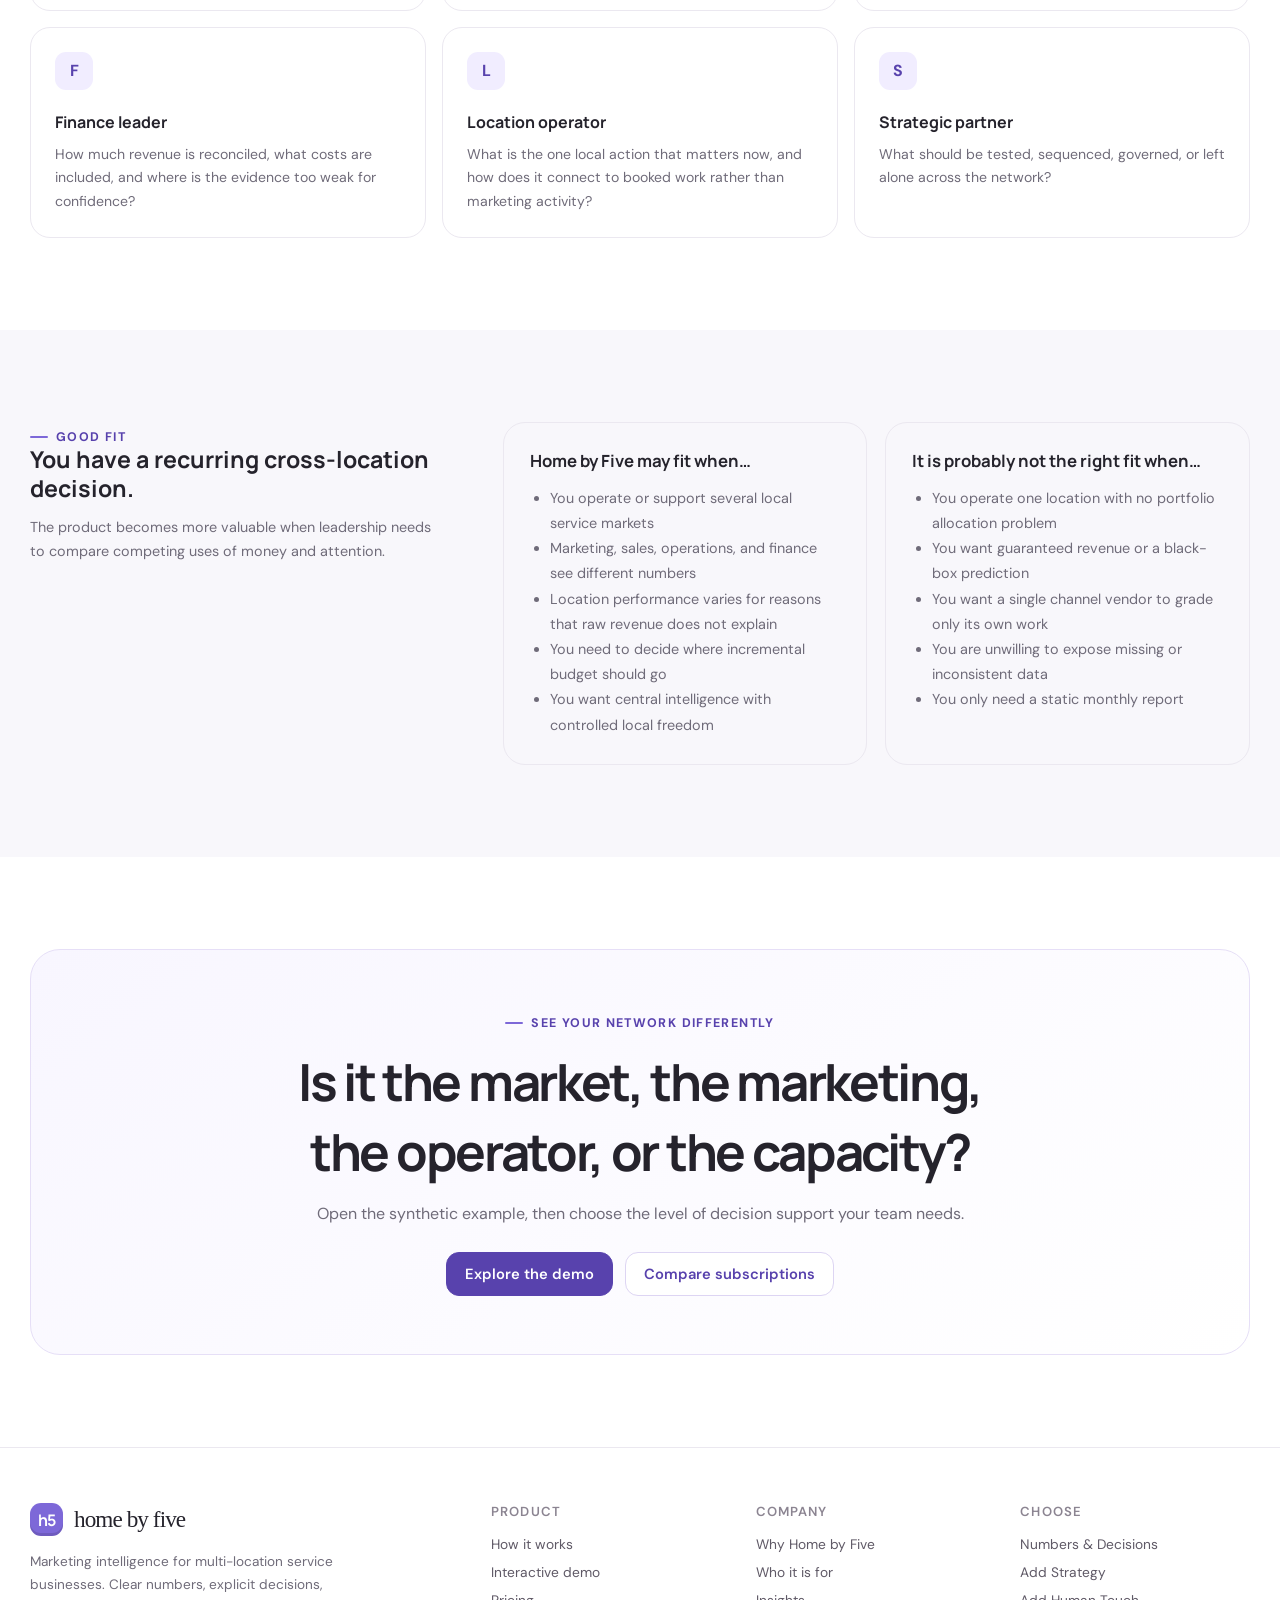
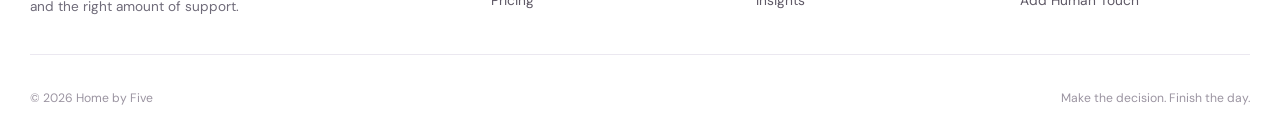
<file: who-its-for/index.html>
<!doctype html><html lang="en"><head><meta charset="utf-8"><meta name="viewport" content="width=device-width,initial-scale=1"><meta name="description" content="Home by Five is built for franchise owners and multi-location service providers making marketing and growth decisions across locations."><title>Who Home by Five is for</title><link rel="icon" href="../favicon.svg" type="image/svg+xml"><link rel="stylesheet" href="../assets/site.css"><script src="../assets/site.js" defer></script></head><body data-root=".." data-page="audience"><a class="skip-link" href="#main">Skip to content</a><div class="site-shell"><div data-site-header></div><main id="main">
  <section class="page-hero"><div class="container"><div class="breadcrumbs"><a href="../">Home</a> / Who it is for</div><span class="eyebrow">Who it is for</span><h1>Every location is different. The decision system should still be consistent.</h1><p>Home by Five is for leaders responsible for growth across multiple service locations—whether those locations are corporate-owned, franchised, or a mix of both.</p><div class="hero-actions"><a class="button" href="../demo/">See a 24-location example</a><a class="button secondary" href="../pricing/">Find your plan</a></div></div></section>
  <section class="section soft"><div class="container check-columns"><article class="check-panel"><span class="eyebrow">Franchise systems</span><h3>Keep one standard without flattening local reality.</h3><ul><li>Make marketing-fund performance easier to explain</li><li>Compare locations after accounting for market opportunity</li><li>See where local execution breaks national brand strength</li><li>Give franchisees clear priorities inside shared guardrails</li><li>Separate operator, marketing, and market problems</li></ul></article><article class="check-panel"><span class="eyebrow">Multi-location service providers</span><h3>Allocate attention and money across the portfolio.</h3><ul><li>See which branches can absorb more demand</li><li>Find paid, organic, social, community, and AI-search gaps</li><li>Connect calls and leads to bookings and revenue</li><li>Protect high-performing markets before they slip</li><li>Stop letting raw revenue hide weak unit economics</li></ul></article></div></section>
  <section class="section"><div class="container"><div class="section-heading"><span class="eyebrow">The people in the room</span><h2>One answer, viewed from four responsibilities.</h2><p>The same operating picture helps each stakeholder make a different part of the decision.</p></div><div class="question-grid"><article class="question-card"><span class="question-icon">O</span><h3>Owner or CEO</h3><p>Where is the network creating economic value, and where should capital or leadership attention move next?</p></article><article class="question-card"><span class="question-icon">M</span><h3>Marketing leader</h3><p>Which channel and local visibility opportunities deserve a test—and which locations need conversion help first?</p></article><article class="question-card"><span class="question-icon">P</span><h3>Operations leader</h3><p>Where are response, booking, delivery capacity, or local execution limiting the return on demand?</p></article><article class="question-card"><span class="question-icon">F</span><h3>Finance leader</h3><p>How much revenue is reconciled, what costs are included, and where is the evidence too weak for confidence?</p></article><article class="question-card"><span class="question-icon">L</span><h3>Location operator</h3><p>What is the one local action that matters now, and how does it connect to booked work rather than marketing activity?</p></article><article class="question-card"><span class="question-icon">S</span><h3>Strategic partner</h3><p>What should be tested, sequenced, governed, or left alone across the network?</p></article></div></div></section>
  <section class="section soft"><div class="container content-grid"><aside class="content-aside"><span class="eyebrow">Good fit</span><h2>You have a recurring cross-location decision.</h2><p>The product becomes more valuable when leadership needs to compare competing uses of money and attention.</p></aside><div class="check-columns"><article class="check-panel"><h3>Home by Five may fit when…</h3><ul><li>You operate or support several local service markets</li><li>Marketing, sales, operations, and finance see different numbers</li><li>Location performance varies for reasons that raw revenue does not explain</li><li>You need to decide where incremental budget should go</li><li>You want central intelligence with controlled local freedom</li></ul></article><article class="check-panel"><h3>It is probably not the right fit when…</h3><ul><li>You operate one location with no portfolio allocation problem</li><li>You want guaranteed revenue or a black-box prediction</li><li>You want a single channel vendor to grade only its own work</li><li>You are unwilling to expose missing or inconsistent data</li><li>You only need a static monthly report</li></ul></article></div></div></section>
  <section class="section"><div class="container cta-band"><span class="eyebrow">See your network differently</span><h2>Is it the market, the marketing, the operator, or the capacity?</h2><p>Open the synthetic example, then choose the level of decision support your team needs.</p><div class="cta-actions"><a class="button" href="../demo/">Explore the demo</a><a class="button secondary" href="../pricing/">Compare subscriptions</a></div></div></section>
</main><div data-site-footer></div></div></body></html>
</file>
<file: assets/site.css>
@import url('https://fonts.googleapis.com/css2?family=DM+Sans:wght@400;500;600;700&family=Manrope:wght@500;600;700;800&display=swap');

:root{font-family:'DM Sans',system-ui,sans-serif;color:#25232c;background:#fff;font-synthesis:none;color-scheme:light;--ink:#25232c;--muted:#6f6b79;--soft:#f8f7fb;--purple:#7d68d8;--purple-dark:#5842ad;--purple-pale:#f1edff;--line:#ebe8f0;--green:#2f7560;--shadow:0 18px 60px rgba(52,43,83,.08),0 2px 8px rgba(52,43,83,.04);--radius:24px;--max:1220px}
*{box-sizing:border-box}html{scroll-behavior:smooth}body{margin:0}button,input,select,textarea{font:inherit}button,a{transition:color .15s,background .15s,border-color .15s,box-shadow .15s,transform .15s}button{color:inherit}a{color:inherit}img{max-width:100%}h1,h2,h3,p{margin:0}h1,h2,h3{font-family:'Manrope','DM Sans',system-ui,sans-serif}p{line-height:1.65}.site-shell{overflow:hidden}.container{width:min(var(--max),calc(100% - 48px));margin-inline:auto}.sr-only{position:absolute;width:1px;height:1px;padding:0;margin:-1px;overflow:hidden;clip:rect(0,0,0,0);white-space:nowrap;border:0}.skip-link{position:fixed;z-index:100;top:-100px;left:20px;padding:12px 18px;background:white;border:1px solid var(--line);border-radius:10px}.skip-link:focus{top:12px}.eyebrow{display:inline-flex;align-items:center;gap:8px;color:var(--purple-dark);font-size:.78rem;line-height:1.3;font-weight:700;letter-spacing:.11em;text-transform:uppercase}.eyebrow:before{content:'';width:18px;height:2px;background:var(--purple);border-radius:2px}.muted{color:var(--muted)}
.site-header{position:sticky;top:0;z-index:50;border-bottom:1px solid rgba(235,232,240,.9);background:rgba(255,255,255,.9);backdrop-filter:blur(18px)}.nav-wrap{height:78px;display:flex;align-items:center;gap:26px}.logo{display:flex;align-items:center;gap:11px;text-decoration:none;font-family:Georgia,serif;font-size:1.45rem;letter-spacing:-.04em;white-space:nowrap}.logo-mark{width:33px;height:33px;display:grid;place-items:center;border-radius:11px;background:var(--purple);color:#fff;font:700 1rem 'Manrope',sans-serif;box-shadow:inset 0 -3px 0 rgba(0,0,0,.12)}.site-nav{display:flex;align-items:center;gap:23px;margin-left:auto}.site-nav a{font-size:.9rem;text-decoration:none;color:#5f5a68}.site-nav a:hover,.site-nav a[aria-current=page]{color:var(--purple-dark)}.nav-cta,.button{display:inline-flex;align-items:center;justify-content:center;gap:8px;min-height:44px;padding:11px 18px;border:1px solid var(--purple-dark);border-radius:13px;background:var(--purple-dark);color:#fff;text-decoration:none;font-weight:600;font-size:.92rem;cursor:pointer}.nav-cta:hover,.button:hover{color:#fff;background:#49349e;transform:translateY(-1px);box-shadow:0 8px 20px rgba(88,66,173,.18)}.button.secondary{background:#fff;color:var(--purple-dark);border-color:#ddd5f3}.button.secondary:hover{background:var(--purple-pale);color:var(--purple-dark);box-shadow:none}.button.ghost{background:transparent;color:var(--ink);border-color:var(--line)}.button.ghost:hover{background:var(--soft);color:var(--ink);box-shadow:none}.nav-toggle{display:none;border:1px solid var(--line);background:white;border-radius:10px;width:42px;height:42px;font-size:1.2rem}
.hero{position:relative;padding:92px 0 72px}.hero:before{content:'';position:absolute;z-index:-1;width:650px;height:650px;border-radius:50%;right:-280px;top:-280px;background:radial-gradient(circle,#ece5ff 0,rgba(246,243,255,.2) 62%,transparent 70%)}.hero-grid{display:grid;grid-template-columns:minmax(0,1.04fr) minmax(440px,.96fr);gap:64px;align-items:center}.hero h1{font-size:clamp(2.85rem,5.2vw,5.1rem);line-height:1.02;letter-spacing:-.06em;margin:19px 0 25px;max-width:800px}.hero h1 em{font-style:normal;color:var(--purple-dark)}.hero-lede{font-size:1.17rem;color:var(--muted);max-width:670px}.hero-actions{display:flex;flex-wrap:wrap;gap:12px;margin-top:31px}.hero-note{font-size:.82rem;color:#8b8594;margin-top:14px}.decision-board{border:1px solid var(--line);border-radius:30px;background:#fff;box-shadow:var(--shadow);padding:18px;transform:rotate(1deg)}.decision-board-inner{border-radius:20px;background:#fbfaff;padding:22px}.decision-board-head{display:flex;justify-content:space-between;align-items:center;gap:12px}.decision-board-head strong{font:700 .94rem 'Manrope',sans-serif}.live-pill{padding:5px 9px;border:1px solid #ddd5f3;border-radius:20px;color:var(--purple-dark);font-size:.72rem}.decision-metric{font:800 2.8rem 'Manrope',sans-serif;letter-spacing:-.05em;margin:22px 0 3px}.decision-label{font-size:.8rem;color:var(--muted)}.decision-chart{height:150px;margin:25px 0 17px;border-bottom:1px solid #e8e2f0;background:linear-gradient(to bottom,transparent 32%,#efebf4 32%,#efebf4 33%,transparent 33%,transparent 65%,#efebf4 65%,#efebf4 66%,transparent 66%);position:relative}.decision-chart svg{width:100%;height:100%;overflow:visible}.decision-row{display:grid;grid-template-columns:34px 1fr auto;gap:12px;align-items:center;padding:13px 0;border-top:1px solid #ece8f2}.decision-number{width:28px;height:28px;border-radius:9px;background:#ebe5fc;color:var(--purple-dark);display:grid;place-items:center;font-size:.75rem}.decision-row strong{display:block;font-size:.84rem}.decision-row span{font-size:.75rem;color:var(--muted)}.decision-action{font-size:.72rem!important;color:var(--purple-dark)!important;border:1px solid #ded4f3;border-radius:16px;padding:5px 8px}.trust-strip{border-block:1px solid var(--line);padding:20px 0;background:#fdfcfe}.trust-strip .container{display:flex;align-items:center;justify-content:center;gap:35px;flex-wrap:wrap;font-size:.86rem;color:#77717f}.trust-strip strong{font-weight:600;color:#4d4853}
.section{padding:92px 0}.section.soft{background:var(--soft)}.section-heading{max-width:760px;margin-bottom:44px}.section-heading.center{text-align:center;margin-inline:auto}.section-heading h2{font-size:clamp(2rem,4vw,3.4rem);line-height:1.08;letter-spacing:-.045em;margin:15px 0 18px}.section-heading p{color:var(--muted);font-size:1.04rem}.question-grid{display:grid;grid-template-columns:repeat(3,1fr);gap:16px}.question-card{border:1px solid var(--line);border-radius:20px;padding:24px;background:#fff;min-height:195px}.question-icon{width:38px;height:38px;display:grid;place-items:center;border-radius:11px;background:var(--purple-pale);color:var(--purple-dark);font-weight:700}.question-card h3{font-size:1rem;line-height:1.45;margin:21px 0 9px}.question-card p{font-size:.88rem;color:var(--muted)}
.system-flow{display:grid;grid-template-columns:repeat(4,1fr);position:relative;margin-top:36px}.system-flow:before{content:'';position:absolute;top:31px;left:12%;right:12%;height:1px;background:#ded7ee}.system-step{position:relative;padding:0 18px;text-align:center}.system-number{position:relative;z-index:2;width:62px;height:62px;margin:0 auto 20px;border:1px solid #d9d0ef;border-radius:19px;background:#fff;display:grid;place-items:center;color:var(--purple-dark);font:700 1rem 'Manrope',sans-serif}.system-step h3{font-size:1rem;margin-bottom:8px}.system-step p{font-size:.85rem;color:var(--muted)}
.product-preview{display:grid;grid-template-columns:minmax(0,.75fr) minmax(580px,1.25fr);gap:45px;align-items:center}.product-copy h2{font-size:clamp(2.1rem,4vw,3.6rem);line-height:1.08;letter-spacing:-.045em;margin:15px 0 18px}.product-copy>p{font-size:1rem;color:var(--muted)}.product-points{display:grid;gap:17px;margin:28px 0}.product-point{display:grid;grid-template-columns:31px 1fr;gap:12px}.product-point i{width:27px;height:27px;display:grid;place-items:center;border-radius:50%;background:#eee9fb;color:var(--purple-dark);font-style:normal;font-size:.77rem}.product-point strong{display:block;font-size:.92rem;margin-bottom:4px}.product-point span{font-size:.84rem;color:var(--muted);line-height:1.55}.browser-frame{border:1px solid #ded9e6;border-radius:24px;background:#fff;box-shadow:var(--shadow);padding:10px;overflow:hidden}.browser-bar{display:flex;align-items:center;gap:6px;height:31px;padding:0 7px}.browser-bar i{width:7px;height:7px;border-radius:50%;background:#ddd7e4}.browser-address{height:17px;flex:1;border-radius:9px;background:#f4f1f7;margin-left:6px}.browser-frame iframe{display:block;width:100%;height:510px;border:1px solid #eeeaf2;border-radius:16px;background:#fff}.browser-caption{display:flex;justify-content:space-between;gap:12px;align-items:center;padding:12px 6px 4px;font-size:.78rem;color:var(--muted)}.browser-caption a{color:var(--purple-dark);font-weight:600}
.diagnostic-grid{display:grid;grid-template-columns:repeat(5,1fr);gap:12px}.diagnostic-card{padding:22px 18px;border:1px solid var(--line);border-radius:17px;background:#fff}.diagnostic-card span{font-size:.74rem;color:var(--purple-dark);text-transform:uppercase;letter-spacing:.08em;font-weight:700}.diagnostic-card h3{font-size:.93rem;margin:12px 0 8px}.diagnostic-card p{font-size:.8rem;color:var(--muted)}
.pricing-grid{display:grid;grid-template-columns:repeat(3,1fr);gap:18px;align-items:stretch}.price-card{position:relative;display:flex;flex-direction:column;border:1px solid var(--line);border-radius:24px;background:#fff;padding:28px;min-width:0}.price-card.featured{border-color:#9e8ae5;box-shadow:0 18px 50px rgba(88,66,173,.12)}.plan-tag{position:absolute;top:0;right:22px;transform:translateY(-50%);padding:6px 10px;border-radius:20px;background:var(--purple-dark);color:#fff;font-size:.72rem;font-weight:700}.price-card h3{font-size:1.08rem;line-height:1.42;min-height:62px}.price{font:800 2.8rem 'Manrope',sans-serif;letter-spacing:-.05em;margin:19px 0 3px}.price small{font:500 .85rem 'DM Sans',sans-serif;color:var(--muted);letter-spacing:0}.best-for{color:var(--muted);font-size:.86rem;min-height:47px}.feature-list{list-style:none;padding:0;margin:24px 0;display:grid;gap:13px}.feature-list li{position:relative;padding-left:25px;font-size:.88rem;line-height:1.5}.feature-list li:before{content:'✓';position:absolute;left:0;color:var(--green);font-weight:700}.price-card .button{margin-top:auto}.price-footnote{text-align:center;color:var(--muted);font-size:.82rem;margin-top:20px}
.mission-band{position:relative;background:#2c2737;color:#fff;overflow:hidden}.mission-band:after{content:'';position:absolute;width:500px;height:500px;border:1px solid rgba(255,255,255,.08);border-radius:50%;right:-150px;top:-260px;box-shadow:0 0 0 75px rgba(255,255,255,.025),0 0 0 150px rgba(255,255,255,.02)}.mission-grid{position:relative;z-index:2;display:grid;grid-template-columns:1fr .72fr;gap:80px;align-items:center}.mission-band .eyebrow{color:#d7ccff}.mission-band h2{font-size:clamp(2.1rem,4.3vw,4rem);line-height:1.07;letter-spacing:-.05em;margin:17px 0 20px}.mission-band p{color:#c5c0ce}.time-card{border:1px solid rgba(255,255,255,.14);border-radius:28px;padding:31px;background:rgba(255,255,255,.045)}.time{font:800 5rem 'Manrope',sans-serif;letter-spacing:-.08em;color:#d5c9ff}.time-card p{font-size:.9rem;margin-top:12px}.mission-band .button{margin-top:27px;background:#fff;color:#3b2f67;border-color:#fff}.mission-band .button:hover{background:#eee9ff;color:#3b2f67}
.faq{max-width:850px;margin-inline:auto}.faq details{border-bottom:1px solid var(--line)}.faq summary{cursor:pointer;list-style:none;padding:21px 2px;font:600 1rem 'Manrope',sans-serif;display:flex;justify-content:space-between;gap:20px}.faq summary::-webkit-details-marker{display:none}.faq summary:after{content:'+';color:var(--purple-dark);font-size:1.25rem}.faq details[open] summary:after{content:'−'}.faq details p{padding:0 35px 22px 2px;color:var(--muted);font-size:.92rem}
.cta-band{text-align:center;border:1px solid #e6dff7;background:linear-gradient(145deg,#f8f6ff,#fff);border-radius:30px;padding:58px 28px}.cta-band h2{font-size:clamp(2rem,4vw,3.3rem);letter-spacing:-.045em;margin:15px auto;max-width:770px}.cta-band p{color:var(--muted);max-width:650px;margin:0 auto 25px}.cta-actions{display:flex;justify-content:center;gap:12px;flex-wrap:wrap}
.page-hero{padding:78px 0 54px;text-align:center}.page-hero h1{font-size:clamp(2.6rem,5vw,4.8rem);line-height:1.04;letter-spacing:-.055em;margin:17px auto 22px;max-width:980px}.page-hero>div>p{max-width:760px;margin-inline:auto;color:var(--muted);font-size:1.08rem}.page-hero .hero-actions{justify-content:center}.breadcrumbs{font-size:.8rem;color:#8d8794;margin-bottom:24px}.breadcrumbs a{color:var(--purple-dark);text-decoration:none}.content-grid{display:grid;grid-template-columns:.7fr 1.3fr;gap:70px}.content-aside{position:sticky;top:110px;align-self:start}.content-aside h2{font-size:1.45rem;line-height:1.25;margin-bottom:13px}.content-aside p{font-size:.9rem;color:var(--muted)}.content-stack{display:grid;gap:18px}.content-card{border:1px solid var(--line);border-radius:22px;padding:27px;background:#fff}.content-card h3{font-size:1.12rem;margin-bottom:10px}.content-card p{font-size:.92rem;color:var(--muted)}.numbered-card{display:grid;grid-template-columns:50px 1fr;gap:17px}.numbered-card>span{width:45px;height:45px;display:grid;place-items:center;border-radius:14px;background:var(--purple-pale);color:var(--purple-dark);font-weight:700}.check-columns{display:grid;grid-template-columns:1fr 1fr;gap:18px}.check-panel{border:1px solid var(--line);border-radius:22px;padding:26px}.check-panel h3{font-size:1.05rem;margin-bottom:14px}.check-panel ul{margin:0;padding-left:20px;color:var(--muted);font-size:.9rem;line-height:1.75}.research-status{display:inline-flex;padding:6px 10px;border-radius:20px;background:#fff5e8;color:#926336;font-size:.75rem;font-weight:700}.article-card{display:grid;grid-template-columns:.8fr 1.2fr;gap:34px;border:1px solid var(--line);border-radius:25px;padding:30px;background:#fff}.article-visual{border-radius:18px;background:#312b3e;color:#fff;padding:28px;min-height:250px;display:flex;flex-direction:column;justify-content:space-between}.article-visual strong{font:700 1.7rem 'Manrope',sans-serif;line-height:1.2}.article-visual span{font-size:.77rem;color:#d2c9df}.article-copy h2{font-size:1.5rem;margin:12px 0}.article-copy p{color:var(--muted);font-size:.92rem}.article-copy .button{margin-top:20px}
.comparison-wrap{overflow:auto}.comparison-table{border-collapse:separate;border-spacing:0;width:100%;min-width:820px;border:1px solid var(--line);border-radius:22px;overflow:hidden}.comparison-table th,.comparison-table td{padding:17px 18px;border-bottom:1px solid var(--line);text-align:left;font-size:.88rem;vertical-align:top}.comparison-table th{background:#fbfaff;font-weight:600}.comparison-table th:first-child{width:28%}.comparison-table tr:last-child td{border-bottom:0}.comparison-table td:not(:first-child){color:#5e5768}.yes{color:var(--green);font-weight:700}.dash{color:#aaa3b1}.plan-picker{display:grid;grid-template-columns:repeat(3,1fr);gap:13px;margin:26px 0}.plan-choice{border:1px solid var(--line);border-radius:18px;padding:18px;text-align:left;background:#fff;cursor:pointer}.plan-choice[aria-pressed=true]{border-color:#927bdc;background:#faf8ff;box-shadow:0 8px 24px rgba(88,66,173,.08)}.plan-choice strong{display:block;font-size:.92rem;line-height:1.4}.plan-choice span{display:block;color:var(--muted);font-size:.8rem;margin-top:7px}.start-layout{display:grid;grid-template-columns:.75fr 1.25fr;gap:40px;align-items:start}.start-summary{position:sticky;top:110px;border-radius:24px;background:#302a3c;color:#fff;padding:30px}.start-summary h2{font-size:1.4rem;margin-bottom:10px}.start-summary p{color:#c9c3d0;font-size:.9rem}.start-summary .price{color:#d6caff}.start-summary ul{padding-left:20px;color:#d7d1dc;font-size:.87rem;line-height:1.8}.form-card{border:1px solid var(--line);border-radius:24px;padding:31px;background:white}.form-card h2{font-size:1.5rem}.form-card>p{color:var(--muted);font-size:.9rem;margin-top:8px}.field-grid{display:grid;grid-template-columns:1fr 1fr;gap:16px;margin-top:25px}.field{display:grid;gap:7px}.field.full{grid-column:1/-1}.field label{font-size:.82rem;font-weight:600}.field input,.field select,.field textarea{width:100%;border:1px solid #dfdbe6;border-radius:11px;padding:12px;color:var(--ink);background:#fff}.field textarea{min-height:115px;resize:vertical}.form-note{font-size:.78rem;color:var(--muted);margin:14px 0}.form-result{margin-top:20px;padding:18px;border-radius:15px;background:var(--purple-pale);font-size:.88rem}.form-result pre{white-space:pre-wrap;font:inherit;line-height:1.6;margin:12px 0}.launch-note{border:1px solid #eadcbf;background:#fffbf2;border-radius:14px;padding:14px;color:#7b6646;font-size:.82rem;margin-top:18px}
.site-footer{border-top:1px solid var(--line);padding:55px 0 30px}.footer-grid{display:grid;grid-template-columns:1.3fr repeat(3,.7fr);gap:35px}.footer-brand p{color:var(--muted);font-size:.85rem;max-width:310px;margin-top:15px}.footer-col h3{font:600 .82rem 'DM Sans',sans-serif;text-transform:uppercase;letter-spacing:.08em;color:#8b8491;margin-bottom:15px}.footer-col a{display:block;text-decoration:none;color:#5f5966;font-size:.86rem;margin:10px 0}.footer-bottom{display:flex;justify-content:space-between;gap:20px;flex-wrap:wrap;padding-top:35px;margin-top:35px;border-top:1px solid var(--line);font-size:.76rem;color:#9b94a1}
@media(max-width:1060px){.site-nav{position:absolute;display:none;top:78px;left:24px;right:24px;flex-direction:column;align-items:stretch;background:white;border:1px solid var(--line);border-radius:18px;padding:18px;box-shadow:var(--shadow)}.site-nav.open{display:flex}.site-nav .nav-cta{width:100%}.nav-toggle{display:block;margin-left:auto}.hero-grid,.product-preview{grid-template-columns:1fr}.hero{padding-top:65px}.decision-board{max-width:700px;margin-inline:auto;transform:none}.product-preview{gap:34px}.browser-frame{order:2}.diagnostic-grid{grid-template-columns:repeat(3,1fr)}.system-flow{grid-template-columns:repeat(2,1fr);gap:32px}.system-flow:before{display:none}.performance-grid{grid-template-columns:1fr}.content-grid{grid-template-columns:1fr}.content-aside{position:static}.start-layout{grid-template-columns:1fr}.start-summary{position:static}.footer-grid{grid-template-columns:1fr repeat(3,.6fr)}}
@media(max-width:760px){.container{width:min(100% - 32px,var(--max))}.section{padding:68px 0}.hero{padding:57px 0}.hero h1{font-size:clamp(2.55rem,13vw,4rem)}.hero-grid{gap:43px}.question-grid,.pricing-grid,.plan-picker{grid-template-columns:1fr}.question-card{min-height:auto}.pricing-grid{gap:22px}.price-card h3,.best-for{min-height:0}.diagnostic-grid{grid-template-columns:1fr 1fr}.mission-grid{grid-template-columns:1fr;gap:35px}.time-card{max-width:440px}.browser-frame iframe{height:430px}.article-card{grid-template-columns:1fr}.check-columns{grid-template-columns:1fr}.footer-grid{grid-template-columns:1fr 1fr}.footer-brand{grid-column:1/-1}.field-grid{grid-template-columns:1fr}.field.full{grid-column:auto}}
@media(max-width:480px){.nav-wrap{height:70px}.site-nav{top:70px;left:16px;right:16px}.hero-actions,.cta-actions{display:grid}.button{width:100%}.hero-note{text-align:center}.decision-board{padding:9px;border-radius:23px}.decision-board-inner{padding:18px}.decision-metric{font-size:2.25rem}.question-grid,.diagnostic-grid,.system-flow{grid-template-columns:1fr}.system-step{text-align:left;display:grid;grid-template-columns:54px 1fr;column-gap:15px}.system-number{width:50px;height:50px;margin:0}.system-step p{grid-column:2}.browser-frame iframe{height:390px}.browser-caption{align-items:flex-start;flex-direction:column}.page-hero{padding-top:56px}.page-hero h1{font-size:2.55rem}.footer-grid{grid-template-columns:1fr}.footer-brand{grid-column:auto}.start-summary,.form-card{padding:23px}.time{font-size:4rem}}
@media(prefers-reduced-motion:reduce){html{scroll-behavior:auto}button,a{transition:none}}
</file>
<file: demo/styles.css>
@import url('https://fonts.googleapis.com/css2?family=DM+Sans:wght@400;450;500;550;600;650;700&family=Manrope:wght@500;600;650;700;750;800&display=swap');

:root{font-family:'DM Sans',system-ui,sans-serif;color:#26252b;background:#fdfdfd;font-synthesis:none;color-scheme:light;--ink:#26252b;--muted:#777581;--purple:#8270df;--purple-dark:#6551bd;--pale:#f5f2ff;--line:#eeedf2;--green:#40846d;--red:#b65b66;--shadow:0 5px 22px #29243e05,0 1px 3px #29243e04}
*{box-sizing:border-box}body{margin:0}button,input,select{font:inherit}button,select{cursor:pointer}button{color:inherit;border:0;background:transparent}a{color:inherit}h1,h2,h3,p{margin:0}h1,h2,h3{font-family:'Manrope','DM Sans',system-ui,sans-serif}p{line-height:1.55}button:focus-visible,a:focus-visible,input:focus-visible,select:focus-visible,summary:focus-visible,[tabindex]:focus-visible{outline:3px solid #8d78e9;outline-offset:4px}button:hover{color:var(--purple-dark)}button:disabled{cursor:default}[hidden]{display:none!important}
.sr-only{position:absolute;width:1px;height:1px;padding:0;margin:-1px;overflow:hidden;clip:rect(0,0,0,0);white-space:nowrap;border:0}.skip-link{position:fixed;top:-100px;left:20px;z-index:20;background:white;padding:15px}.skip-link:focus{top:12px}.muted,.small-muted{color:var(--muted)}.small-muted{font-size:.8125rem;line-height:1.6}
.topbar{height:86px;display:flex;align-items:center;justify-content:space-between;gap:18px;padding:0 4vw;max-width:1580px;margin:auto}.brand{display:flex;align-items:center;gap:12px;font-family:Georgia,serif;font-size:1.625rem;letter-spacing:-.6px;text-decoration:none}.brand-mark{font:750 1.05rem 'Manrope',sans-serif;background:#8a77e8;color:white;width:33px;height:33px;border-radius:11px;display:grid;place-items:center;letter-spacing:-1px;box-shadow:inset 0 -3px 0 #00000012}.top-actions{display:flex;align-items:center;gap:22px}.demo-label{font-size:.75rem;border:1px solid var(--line);padding:6px 10px;border-radius:20px;color:var(--muted)}.text-button,.inline-button{font-size:.875rem;color:var(--purple-dark);padding:6px 0}.text-button{color:var(--muted)}a.text-button{text-decoration:none}
.app-main{max-width:1480px;margin:auto;padding:26px 4vw 24px}.page-heading{display:flex;align-items:center;justify-content:space-between;gap:20px;margin-bottom:28px}h1{font-size:clamp(1.8rem,2.8vw,2.25rem);letter-spacing:-1.2px;font-weight:750}.page-heading p{font-size:1.05rem;color:var(--muted);margin-top:6px}.network-badge{font-size:.875rem;color:var(--muted)}.toolbar{display:flex;justify-content:space-between;align-items:center;gap:12px;flex-wrap:wrap;padding-bottom:19px;border-bottom:1px solid var(--line)}.window-controls,.scope-controls{display:flex;align-items:center;gap:8px;flex-wrap:wrap}.window-controls>.muted{font-size:.875rem}select{max-width:100%;color:#4f4c58;background:#fff;border:1px solid #e7e5ed;border-radius:11px;padding:10px 28px 10px 10px;font-size:.875rem;min-height:42px}.segmented{display:inline-flex;gap:3px;padding:4px;border:1px solid #e9e5f3;border-radius:24px;background:#fcfbff;max-width:100%;flex-wrap:wrap}.segmented button{font-size:.875rem;padding:6px 12px;border-radius:20px;white-space:nowrap}.segmented button[aria-pressed=true]{background:#eeebfa;color:var(--purple-dark);box-shadow:0 1px 3px #4832790a}.scope-heading{display:flex;gap:12px;align-items:center;flex-wrap:wrap;margin-top:22px}.scope-heading h2{font-size:1.15rem;letter-spacing:-.35px}.scope-heading p{font-size:.875rem;color:var(--muted);flex-basis:100%;max-width:950px}.crumb{font-size:.875rem;color:var(--purple-dark);border:1px solid #e8e1f8;border-radius:20px;padding:6px 11px}.crumb-divider{color:#c6c2ce}.window-description{font-size:.8125rem;color:var(--muted);margin:10px 0 18px}.kpi-grid{display:grid;grid-template-columns:repeat(3,minmax(0,1fr));gap:18px;margin-bottom:22px}
.kpi-card{position:relative;display:block;text-align:left;padding:24px;border-radius:22px;border:1px solid var(--line);background:#fff;box-shadow:var(--shadow);min-width:0}.kpi-card[aria-pressed=true]{border-color:#71697d}.kpi-label{display:flex;align-items:center;gap:10px;font-size:.9375rem;font-weight:550;color:#4e4a57}.metric-icon{display:grid;place-items:center;width:30px;height:30px;border-radius:9px;background:var(--pale);color:var(--purple-dark);font-weight:600}.kpi-value{display:block;font-family:'Manrope',sans-serif;font-size:clamp(1.75rem,2.5vw,2.2rem);font-weight:800;letter-spacing:-1px;margin:10px 0 6px}.kpi-sub{font-size:.8125rem;color:var(--muted);display:flex;align-items:center;gap:8px;flex-wrap:wrap}.kpi-note{font-size:.75rem;color:var(--muted);margin-top:8px;display:block}.positive{color:var(--green)}.negative{color:var(--red)}.delta{font-size:.8125rem;padding:3px 7px;border-radius:8px;background:#f1f8f5;white-space:nowrap}.delta.negative{background:#fbf0f2}.delta.neutral{background:#f5f4f7;color:var(--muted)}
.panel{background:white;border:1px solid var(--line);border-radius:24px;box-shadow:var(--shadow);min-width:0;overflow:hidden;margin-bottom:22px}.panel-heading{padding:25px 26px 18px;display:flex;align-items:center;justify-content:space-between;gap:15px}.panel-heading h2{font-size:1.125rem;letter-spacing:-.45px}.panel-heading p{font-size:.875rem;color:var(--muted);margin-top:5px}.count-pill{border-radius:18px;background:#f6f4fa;color:#80758e;padding:5px 10px;font-size:.8125rem;white-space:nowrap}.small-button{border:1px solid #e7e2ef;border-radius:20px;padding:8px 12px;font-size:.875rem;background:white}.primary-button{background:var(--purple-dark);color:white;border-radius:12px;padding:11px 17px}.primary-button:hover{color:white;background:#5542ad}
.trend-panel .panel-heading{align-items:flex-start}.trend-summary{display:flex;gap:10px;align-items:center;margin-top:12px;flex-wrap:wrap}.trend-summary strong{font-size:1.5rem;letter-spacing:-.7px}.legend{display:flex;gap:18px;align-items:center;font-size:.8125rem;color:var(--muted);flex-wrap:wrap}.legend span{display:flex;align-items:center;gap:7px}.legend i{height:2px;width:20px;background:var(--purple);display:inline-block}.legend .comparison-line{background:repeating-linear-gradient(to right,#c5bcd9 0 4px,transparent 4px 7px)}.trend-chart-wrap{padding:12px 30px 0 25px;position:relative;display:flex;gap:15px}.chart-y-axis{position:relative;width:65px;flex-shrink:0;height:220px;margin-top:8px}.chart-y-axis span{position:absolute;right:0;transform:translateY(-50%);font-size:.75rem;color:#9c91a7;white-space:nowrap}.chart-plot{flex:1;min-width:0}.trend-svg{display:block;width:100%;height:236px;overflow:visible}.trend-svg .chart-grid{stroke:#f1eff5;stroke-width:1}.chart-x-axis{position:relative;height:34px;margin:3px 6px 0;font-size:.75rem;color:#9c91a7}.chart-x-axis span{position:absolute;transform:translateX(-50%)}.chart-caption{font-size:.8125rem;color:var(--muted);padding:0 26px 12px}.chart-data{margin:0 26px 20px;font-size:.8125rem;color:var(--muted)}summary{cursor:pointer}.chart-data summary{width:fit-content;padding:5px 0}.chart-data .table-scroll{max-height:230px;margin-top:10px}
.opportunity-layout{display:grid;grid-template-columns:minmax(0,1.4fr) minmax(270px,1fr)}.opportunity-main{padding:27px}.opportunity-main h2{font-size:1.125rem;letter-spacing:-.4px}.opportunity-number{font-size:2rem;letter-spacing:-1px;font-weight:750;font-family:'Manrope',sans-serif;margin-top:13px}.opportunity-number small{font-family:'DM Sans',sans-serif;font-size:.9375rem;color:var(--muted);font-weight:400;letter-spacing:0}.opportunity-context{font-size:.8125rem;color:var(--muted);margin-top:5px}.opportunity-bars{margin:23px 0 12px;display:grid;gap:14px}.opportunity-bar-row{display:grid;grid-template-columns:115px minmax(50px,1fr) 115px;align-items:center;gap:12px;font-size:.8125rem}.opportunity-bar-row button{text-align:left;padding:0;color:#605573;overflow-wrap:anywhere}.range-track{height:13px;background:#faf9fc;border-radius:4px;position:relative}.range-high{height:13px;background:#e4dcfa;border-radius:4px;position:absolute;left:0;top:0}.range-low{height:13px;background:#9b84e9;border-radius:4px;position:absolute;left:0;top:0}.opportunity-bar-row strong{font-weight:500;text-align:right}.range-legend{font-size:.75rem;color:var(--muted);display:flex;gap:15px}.range-legend i{display:inline-block;width:10px;height:10px;background:#9b84e9;border-radius:3px;margin-right:5px}.range-legend .light{background:#e4dcfa}.opportunity-explainer{border-left:1px solid var(--line);padding:29px;background:#fdfcfe}.eyebrow{font-size:.75rem;letter-spacing:1px;text-transform:uppercase;color:var(--purple-dark);font-weight:650;margin-bottom:10px}.opportunity-explainer h3{font-size:1.125rem;line-height:1.6;letter-spacing:-.3px}.opportunity-explainer p{font-size:.875rem;color:var(--muted);margin-top:12px}.formula-box{margin-top:18px;border:1px solid #ece5fa;border-radius:13px;background:white;padding:14px 16px;font-size:.875rem;line-height:1.85;color:#685985}.formula-box small{display:block;font-size:.75rem;color:var(--muted)}.opportunity-assumptions{margin-top:14px;font-size:.8125rem;color:var(--muted)}.opportunity-assumptions ul{padding-left:19px;line-height:1.65}.no-opportunity{background:var(--pale);border-radius:14px;padding:20px;margin-top:22px;font-size:.875rem;color:#746487}
.performance-grid{display:grid;grid-template-columns:minmax(0,1.9fr) minmax(280px,1fr);gap:22px}.table-controls{display:flex;gap:12px;padding:0 23px 14px;justify-content:space-between}.search-field{flex:1;min-width:80px}.search-field input{width:100%;max-width:270px;border:1px solid #eae7f0;border-radius:12px;padding:10px 12px;font-size:.875rem;min-height:42px}.filter-row{display:flex;gap:5px;flex-wrap:wrap;padding:0 23px 17px}.filter-button{padding:6px 10px;font-size:.8125rem;border-radius:17px;color:var(--muted)}.filter-button[aria-pressed=true]{background:#f0ebfd;color:var(--purple-dark)}.filter-button span{margin-left:6px;font-size:.75rem}.table-scroll{overflow:auto;scrollbar-width:thin;scrollbar-color:#e1daed transparent}.location-table{max-height:415px}table{border-collapse:separate;border-spacing:0;width:100%;font-size:.875rem;font-variant-numeric:tabular-nums;white-space:nowrap}th{position:sticky;top:0;background:#fcfbfd;z-index:2;font-size:.75rem;color:#8a8295;font-weight:500;border-block:1px solid var(--line);padding:12px 10px;text-align:right}td{padding:14px 10px;border-bottom:1px solid #f3f1f6;text-align:right}th:first-child,td:first-child{text-align:left;padding-left:24px}th:last-child,td:last-child{padding-right:24px}tbody tr:hover{background:#fdfbff}.location-button{text-align:left;padding:0;font-weight:550;display:block}.region{display:block;color:#958d9f;font-size:.75rem;font-weight:400;margin-top:3px}.action-pill{font-size:.75rem;border-radius:13px;padding:4px 8px;display:inline-block;background:#f4f2f8;color:#887e97}.action-attack,.action-grow{background:#f0ebfc;color:#7a61c1}.action-diagnose{background:#fff1ed;color:#bb8064}.action-verify{background:#fceff3;color:#ac7288}.action-defend,.action-harvest{background:#edf6f3;color:#6c9684}.score-cell{color:#8b7aaf}.table-footer{padding:13px 24px;font-size:.75rem;color:#9a91a4;display:flex;justify-content:space-between;gap:10px;flex-wrap:wrap}.empty-state{padding:35px;text-align:center;font-size:.875rem}.empty-state p{color:var(--muted);margin:8px 0 16px}
.attention-panel{display:flex;flex-direction:column}.attention-item{border:1px solid #eee9f4;border-radius:17px;margin:0 20px 12px;overflow:hidden}.attention-item[open]{border-color:#d8cbf2;background:#fefcff}.attention-item summary{list-style:none;padding:17px;position:relative}.attention-item summary::-webkit-details-marker{display:none}.attention-city{display:flex;justify-content:space-between;align-items:center;gap:9px;font-size:.8125rem;color:#8a7f9b}.attention-item h3{font-size:.9375rem;font-weight:650;margin:11px 0 8px;line-height:1.5;letter-spacing:-.2px}.attention-item .teaser{font-size:.8125rem;color:#8b8294}.expand-hint{font-size:.75rem;color:var(--purple-dark);margin-top:12px;display:flex;justify-content:space-between}.attention-item[open] .expand-symbol{transform:rotate(45deg)}.attention-evidence{padding:0 17px 20px;font-size:.875rem;line-height:1.6;color:#776c82}.attention-evidence p{margin-top:13px}.attention-evidence ul{padding-left:18px;font-size:.8125rem;margin:13px 0}.rule-box{background:#f5f0fc;padding:12px;border-radius:10px;margin:14px 0;font-size:.8125rem}.attention-evidence .small-button{margin-top:16px}.panel-footnote{padding:10px 25px 22px;font-size:.8125rem;color:#8c8396;line-height:1.6}.attention-panel>.panel-footnote{margin-top:auto}
.location-summary{padding:0 26px 26px}.location-summary .summary-top{display:flex;align-items:center;gap:12px;margin-bottom:19px}.location-summary h3{font-size:1.4rem}.operational-grid{display:grid;grid-template-columns:repeat(3,1fr);gap:14px;border-block:1px solid var(--line);padding:20px 0}.operational-grid strong{font-size:1.4rem;font-family:'Manrope',sans-serif;display:block;margin-top:5px}.operational-grid span{font-size:.8125rem;color:var(--muted)}.score-detail-grid{display:grid;grid-template-columns:1fr 1fr;gap:24px;margin-top:24px}.score-detail h3{font-size:.875rem;font-family:'DM Sans',sans-serif}.score-detail>.score-value{font-size:1.6rem;color:var(--purple-dark);display:block;margin:8px 0 17px}.score-component{font-size:.8125rem;color:var(--muted);margin-top:11px}.score-component span{display:flex;justify-content:space-between;gap:8px}.score-meter{height:5px;border-radius:3px;background:#f3effb;margin-top:7px}.score-meter i{display:block;height:5px;border-radius:3px;background:#b09de8}.location-note{font-size:.8125rem;color:var(--muted);margin-top:20px}
.landscape-layout{display:grid;grid-template-columns:minmax(0,1.4fr) minmax(270px,1fr);gap:34px;padding:0 27px 28px}.plot-wrap{padding-top:5px;min-width:0}.plot-axis-label{font-size:.8125rem;color:var(--muted);margin-bottom:12px}.opportunity-plot{position:relative;height:280px;border:1px solid #eee8f5;border-radius:12px;background:linear-gradient(to right,transparent 64.8%,#e8e0f0 64.8%,#e8e0f0 65.2%,transparent 65.2%),linear-gradient(to bottom,transparent 34.8%,#e8e0f0 34.8%,#e8e0f0 35.2%,transparent 35.2%),linear-gradient(90deg,#fcfaff 65%,#fdfcfe 65%)}.quadrant{position:absolute;font-size:.75rem;color:#a293b4;pointer-events:none;max-width:45%}.top-left{left:13px;top:12px}.top-right{right:13px;top:12px;text-align:right}.bottom-left{left:13px;bottom:12px}.bottom-right{right:13px;bottom:12px;text-align:right}.plot-dot{position:absolute;left:var(--presence);bottom:var(--potential);width:var(--size);height:var(--size);transform:translate(-50%,50%);border-radius:50%;background:var(--dot-color);border:2px solid #fff;box-shadow:0 0 0 1px #86709e10;z-index:2;padding:0;min-width:10px;min-height:10px}.plot-dot:hover,.plot-dot:focus-visible{z-index:5;box-shadow:0 0 0 4px #a790db30}.dot-label{position:absolute;top:calc(100% + 5px);left:50%;transform:translateX(-50%);font-size:.75rem;white-space:nowrap;color:#70607d;background:#ffffffe8;border-radius:3px;padding:1px 4px;pointer-events:none}.axis-x{display:flex;justify-content:space-between;gap:8px;font-size:.75rem;color:#998da5;margin-top:12px}.plot-note{font-size:.8125rem;color:#92869c;margin-top:15px}.score-guide{padding-top:5px}.score-guide article{display:flex;gap:13px;margin-bottom:22px}.score-icon{width:30px;height:30px;display:grid;place-items:center;flex-shrink:0;border-radius:9px;background:#ede5fb;color:#9377bf;font-size:.875rem}.score-icon.pale{background:#f1edf7}.score-guide h3{font-size:.9375rem;font-family:'DM Sans',sans-serif;margin-bottom:7px}.score-guide article p{font-size:.875rem;color:var(--muted)}.guide-callout{background:#f9f6fe;border-radius:13px;padding:15px 17px;font-size:.875rem;margin-bottom:18px}.guide-callout p{color:#8c7c9d;margin-top:5px}.score-guide .inline-button{margin-top:12px}
.channel-grid{display:grid;grid-template-columns:repeat(3,minmax(0,1fr));gap:14px;padding:0 25px 20px}.channel-card{border:1px solid var(--line);border-radius:18px;padding:18px;text-align:left;min-width:0;background:white}.channel-card[aria-pressed=true]{border-color:#a38bd7;background:#fdfbff}.channel-name{display:flex;align-items:center;justify-content:space-between;gap:10px;font-size:.9375rem;font-weight:550}.channel-name>span{color:#b7a9c8}.channel-revenue{font-family:'Manrope',sans-serif;font-size:1.5rem;font-weight:750;margin:13px 0 4px;letter-spacing:-.6px}.channel-sub{font-size:.75rem;color:var(--muted)}.channel-values{display:flex;gap:15px;justify-content:space-between;font-size:.8125rem;margin-top:14px;padding-top:13px;border-top:1px solid #f1eef6;color:#8e829c}.channel-values strong{color:#615568;font-weight:500}.channel-detail-box{margin:0 25px 20px;padding:20px;border-radius:15px;background:#faf8fe;font-size:.875rem;line-height:1.6}.channel-detail-box h3{font-size:1rem;margin-bottom:8px}.channel-detail-box p{color:var(--muted)}.subchannel-buttons{display:flex;gap:10px;flex-wrap:wrap;margin-top:14px}.channel-detail-box .inline-button{margin-top:10px}.app-footer{display:flex;justify-content:space-between;gap:15px;flex-wrap:wrap;font-size:.75rem;color:#aaa1b3;padding:3px 4px}
.methodology-dialog{width:min(720px,calc(100% - 32px));max-height:88dvh;border:1px solid var(--line);border-radius:23px;padding:0;box-shadow:0 30px 100px #27213130}.methodology-dialog::backdrop{background:#2d25494d;backdrop-filter:blur(3px)}.modal-header{display:flex;align-items:center;justify-content:space-between;gap:18px;padding:23px 27px;border-bottom:1px solid var(--line)}.modal-header h2{font-size:1.35rem}.close-button{font-size:1.7rem;width:38px;height:38px;border-radius:50%;background:#f6f3fa;flex-shrink:0}.methodology-body{padding:26px}.methodology-body p{font-size:1rem;color:#7d7287}.methodology-body h3{font-size:1rem;margin:24px 0 10px}.modal-footer{padding:0 26px 26px;display:flex;justify-content:flex-end}
.map-legend{display:flex;flex-wrap:wrap;gap:14px;font-size:.75rem;color:#998da5;margin-top:16px}.map-legend span{display:flex;align-items:center;gap:6px}.map-legend i{display:inline-block;width:9px;height:9px;border-radius:50%}.growth-dot{background:#a18adf}.attention-dot{background:#dab198}.established-dot{background:#afbdcb}.gaps-dot{background:#d3a3b8}
@media(min-width:1500px){.app-main{padding-inline:35px}}
@media(max-width:1120px){.performance-grid{grid-template-columns:1fr}.attention-panel #attention-list{display:grid;grid-template-columns:repeat(3,1fr);padding:0 12px}.attention-item{margin:0 7px 12px}.scope-controls{margin-left:auto}.opportunity-bar-row{grid-template-columns:100px minmax(40px,1fr) 105px}.topbar{height:76px}}
@media(max-width:800px){.app-main{padding-top:18px}.network-badge{display:none}.page-heading{margin-bottom:22px}.top-actions{gap:8px}.top-actions .text-button{font-size:.75rem}.demo-label{display:none}.kpi-card{padding:18px;border-radius:18px}.kpi-grid{gap:10px}.kpi-sub{gap:5px}.kpi-value{font-size:1.8rem}.opportunity-layout,.landscape-layout{grid-template-columns:1fr}.opportunity-explainer{border-left:0;border-top:1px solid var(--line)}.attention-panel #attention-list{grid-template-columns:1fr}.channel-grid{grid-template-columns:repeat(2,minmax(0,1fr))}.scope-controls{margin-left:0}.trend-panel .panel-heading{flex-direction:column;align-items:flex-start}.landscape-layout{gap:24px}}
@media(max-width:520px){.topbar{padding:0 20px}.brand{font-size:1.3rem}.top-actions .text-button{max-width:110px;text-align:right}.app-main{padding-inline:16px}.kpi-grid{grid-template-columns:1fr;gap:10px}.kpi-card{padding:17px 20px;display:grid;grid-template-columns:1fr 1fr;column-gap:12px}.kpi-value{margin:0;text-align:right;font-size:1.7rem}.kpi-sub,.kpi-note{grid-column:1/-1}.kpi-sub{margin-top:9px}.kpi-note{margin-top:6px}.panel-heading{padding:22px 20px 17px}.panel{border-radius:20px}.table-controls{flex-wrap:wrap;padding-inline:20px}.table-controls label{width:100%;max-width:none}.table-controls input,.table-controls select{max-width:none;width:100%}.channel-grid{grid-template-columns:1fr;padding-inline:20px}.channel-detail-box{margin-inline:20px}.opportunity-main,.opportunity-explainer{padding:22px 20px}.opportunity-number{font-size:1.7rem}.opportunity-bar-row{grid-template-columns:83px minmax(35px,1fr) 100px;gap:8px;font-size:.75rem}.landscape-layout{padding-inline:20px}.axis-x{font-size:.75rem;flex-wrap:wrap}.score-detail-grid{grid-template-columns:1fr}.operational-grid{grid-template-columns:1fr 1fr}.window-controls select{max-width:190px}.scope-controls{width:100%;display:grid;grid-template-columns:1fr 1fr}.scope-controls select{width:100%;padding-right:15px}.trend-chart-wrap{padding-inline:12px}.trend-svg{height:210px}.legend{gap:10px}.location-summary{padding-inline:20px}}
@media(max-width:520px){.chart-y-axis{height:195px;margin-top:7px;width:58px}.chart-x-axis span:first-child{transform:none}.chart-x-axis span:last-child{transform:translateX(-100%)}}
@media(prefers-reduced-motion:no-preference){button{transition:border-color .15s,background .15s,box-shadow .15s}.attention-evidence{animation:reveal .18s ease-out}@keyframes reveal{from{opacity:0;transform:translateY(-4px)}to{opacity:1;transform:none}}}
</file>
